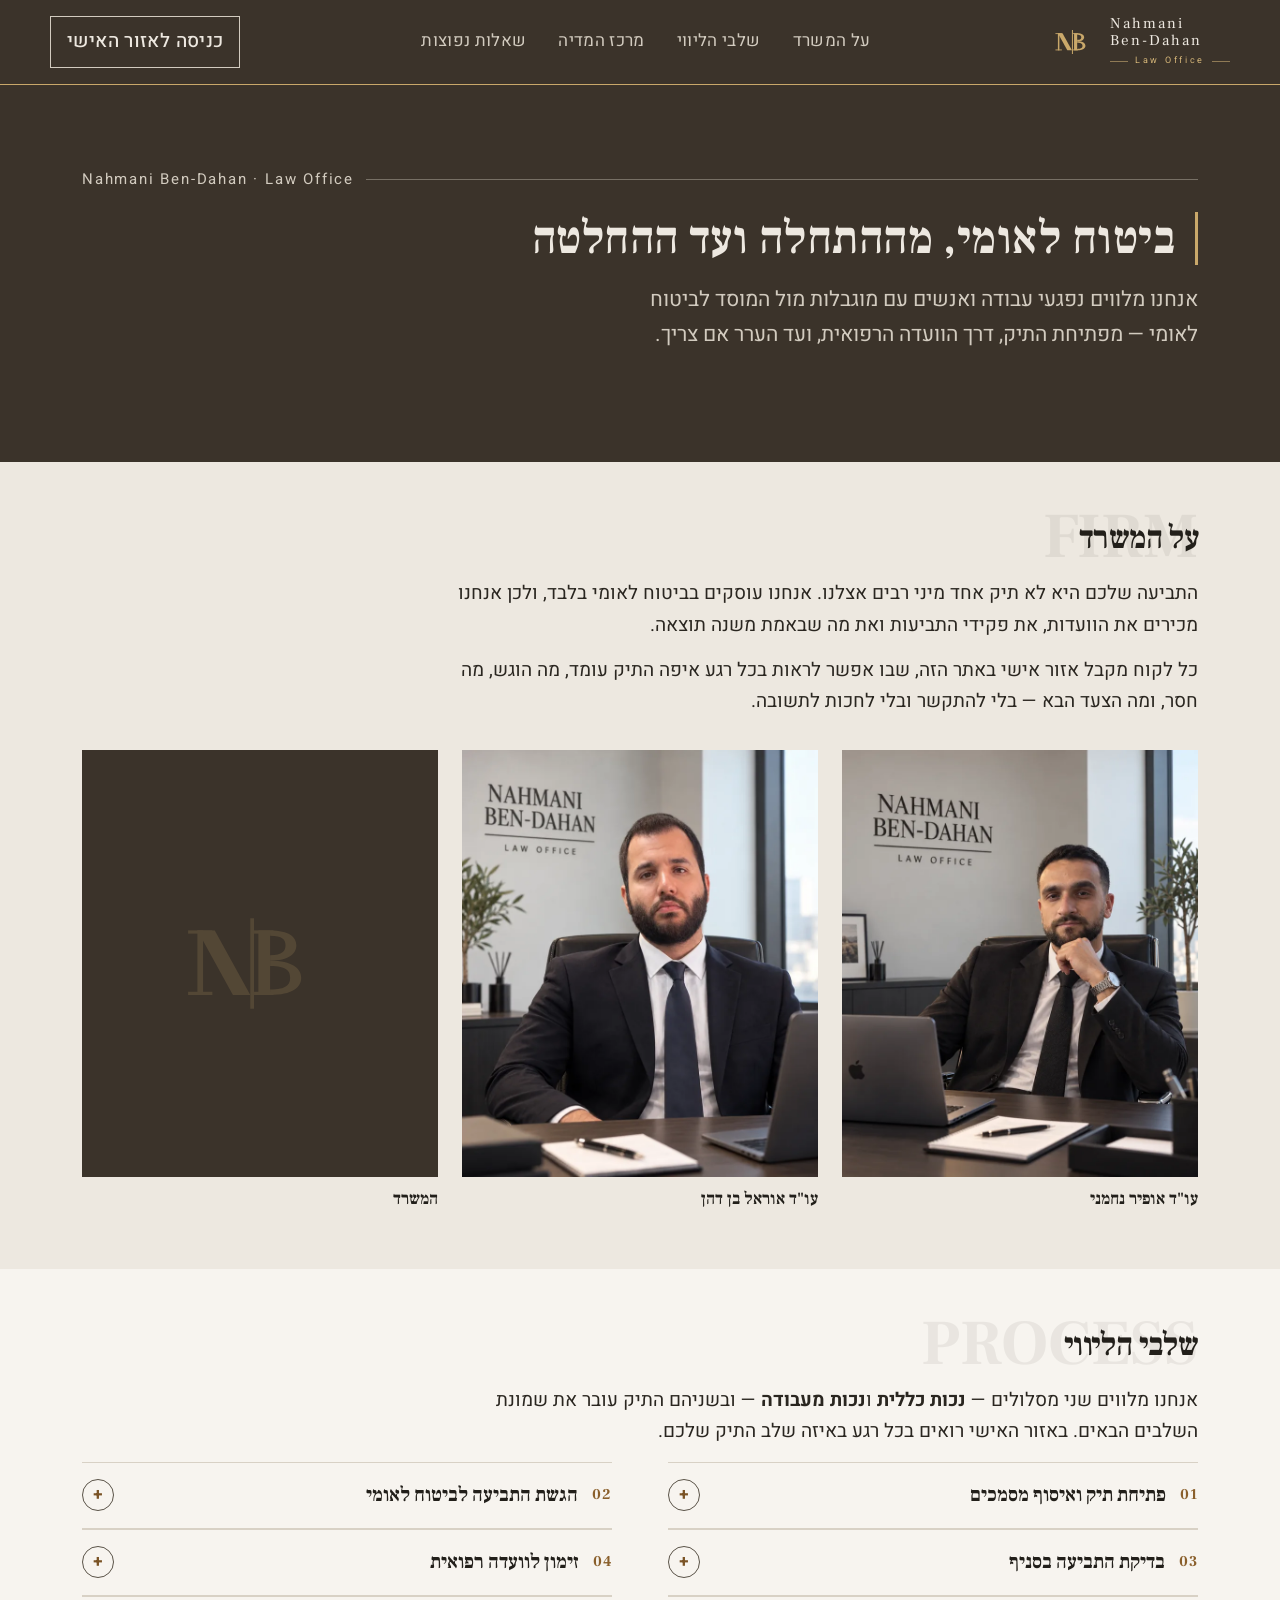
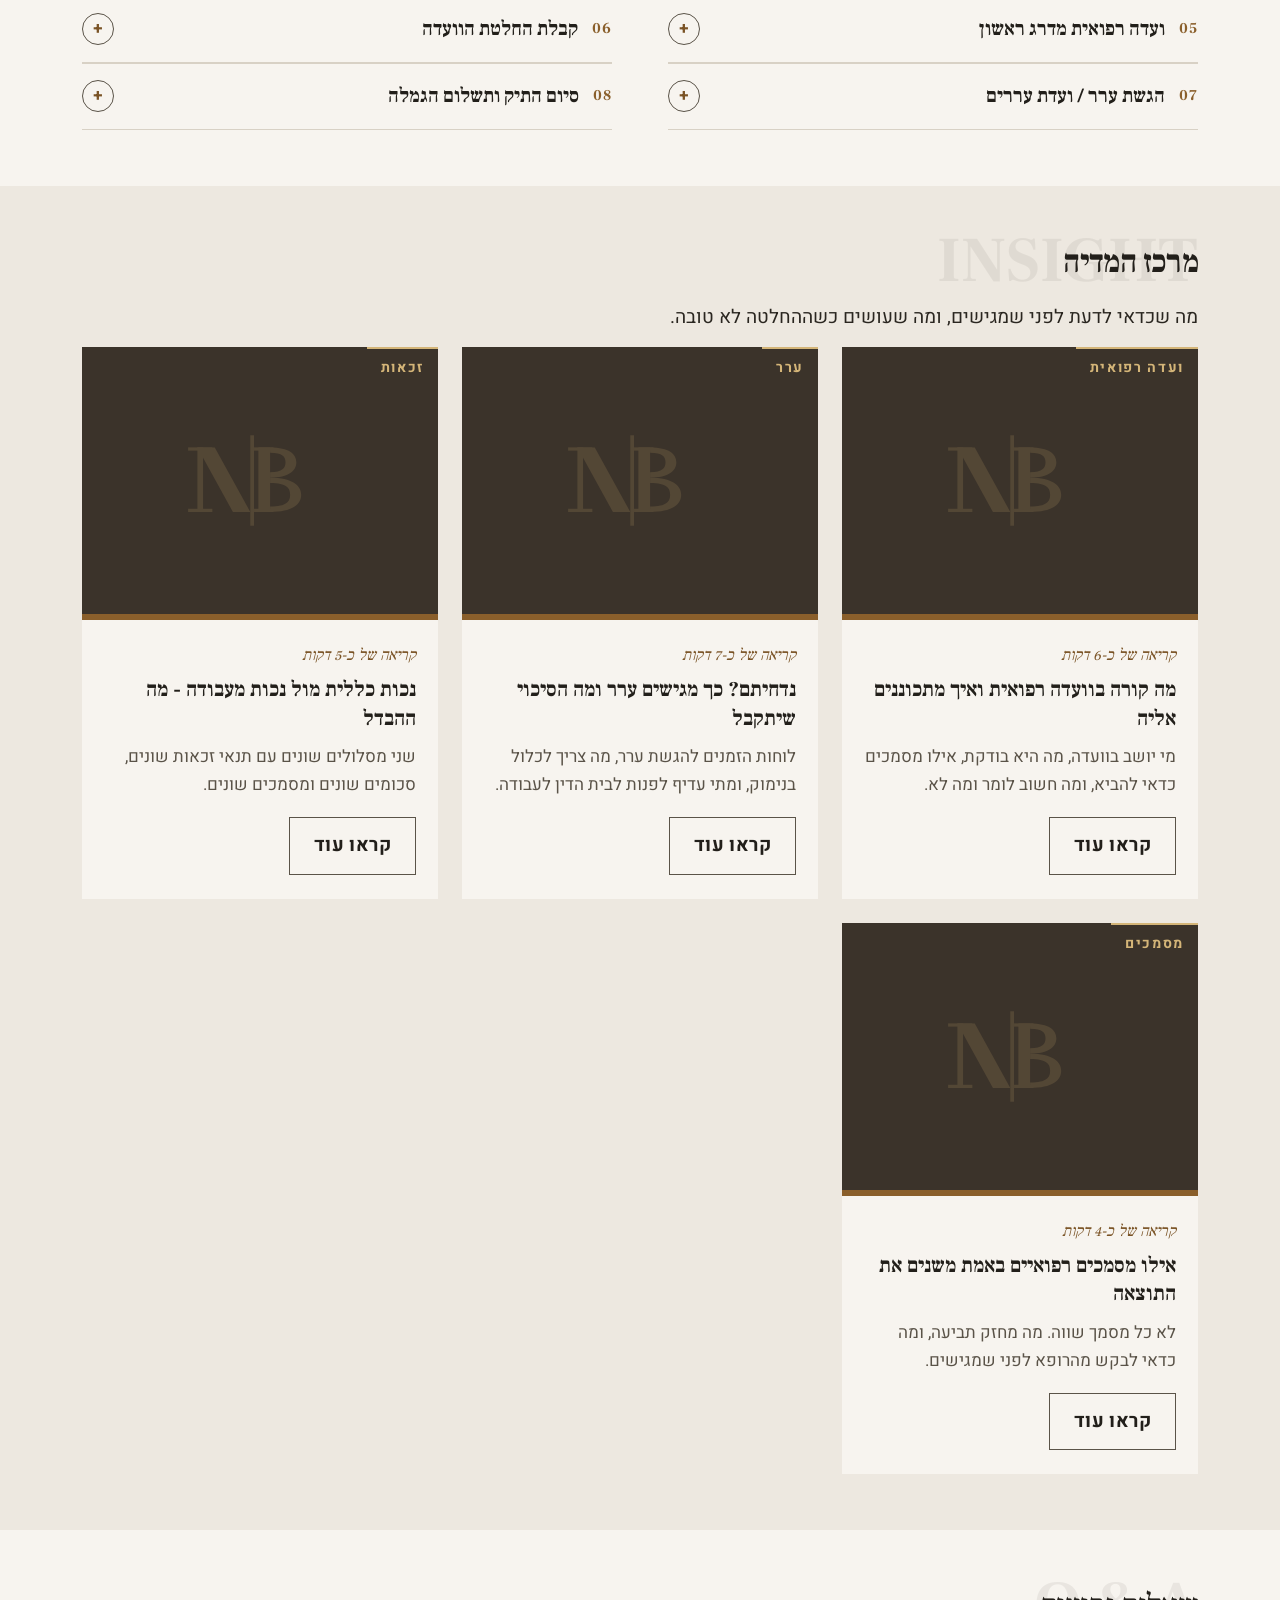
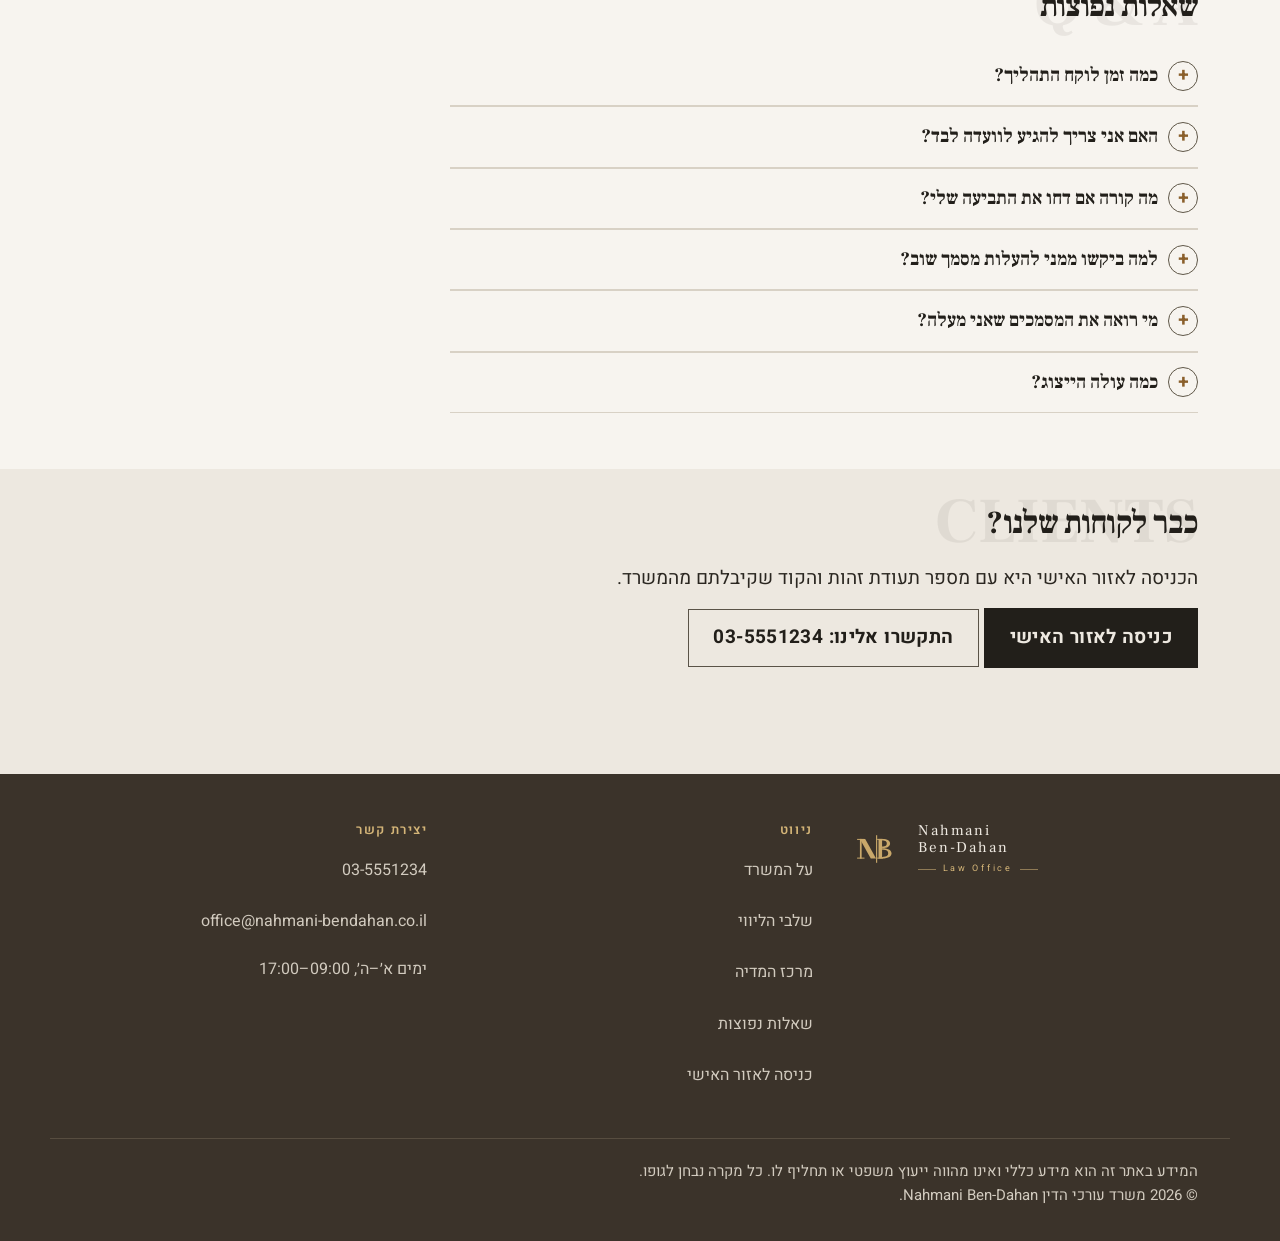
<file: info.html>
<!DOCTYPE html>
<html lang="he" dir="rtl">
<head>
<meta charset="UTF-8">
<meta name="viewport" content="width=device-width, initial-scale=1">
<title>מידע מקצועי | משרד עורכי הדין Nahmani Ben-Dahan</title>
  <link rel="icon" href="assets/logo.svg" type="image/svg+xml">
<meta name="description" content="משרד עורכי דין המתמחה בתביעות ביטוח לאומי - נכות כללית ונכות מעבודה, מפתיחת התיק ועד ההחלטה.">
<!-- tokens מצהיר בלבד; ds-front מעצב, והכול בתוכו תחת body.front.
     admin.html אינו נושא את המחלקה ואינו טוען את הקובץ. -->
<link rel="stylesheet" href="assets/css/tokens.css?v=20261023200000">
<link rel="stylesheet" href="assets/css/style.css?v=20261023200000">
<link rel="stylesheet" href="assets/css/ds.css?v=20261023200000">
<link rel="stylesheet" href="assets/css/ds-front.css?v=20261023200000">
</head>
<body class="front">

<a class="skip-link" href="#main">דילוג לתוכן</a>

<header class="topbar">
  <div class="topbar-in">
    <div class="logo">
      <span class="logo-mark" aria-hidden="true"></span>
      <div class="logo-wm">
        <b><span>Nahmani</span><span>Ben-Dahan</span></b>
        <i>Law Office</i>
      </div>
    </div>

    <nav class="sitenav" aria-label="ניווט ראשי">
      <ul>
        <li><a href="#h-about">על המשרד</a></li>
        <li><a href="#h-stages">שלבי הליווי</a></li>
        <li><a href="#h-articles">מרכז המדיה</a></li>
        <li><a href="#h-faq">שאלות נפוצות</a></li>
      </ul>
    </nav>

    <div class="topbar-end">
      <a class="btn btn-quiet" href="index.html">כניסה לאזור האישי</a>
    </div>
  </div>
</header>

<main class="page" id="main">

  <!-- ===== Hero ===== -->
  <div class="band band-dark">
    <div class="band-in">
      <div class="hero">
        <p class="hero-eyebrow">Nahmani Ben-Dahan &middot; Law Office</p>
        <h1 class="view-title hero-title">ביטוח לאומי, מההתחלה ועד ההחלטה</h1>
        <p class="lead">
          אנחנו מלווים נפגעי עבודה ואנשים עם מוגבלות מול המוסד לביטוח לאומי —
          מפתיחת התיק, דרך הוועדה הרפואית, ועד הערר אם צריך.
        </p>
      </div>
    </div>
  </div>

  <!-- ===== על המשרד ===== -->
  <section class="band" aria-labelledby="h-about">
    <div class="band-in">
      <div class="section-head">
        <span class="ghost" aria-hidden="true">FIRM</span>
        <h2 id="h-about">על המשרד</h2>
      </div>
      <div class="measure">
        <p>
          התביעה שלכם היא לא תיק אחד מיני רבים אצלנו. אנחנו עוסקים בביטוח לאומי בלבד,
          ולכן אנחנו מכירים את הוועדות, את פקידי התביעות ואת מה שבאמת משנה תוצאה.
        </p>
        <p>
          כל לקוח מקבל אזור אישי באתר הזה, שבו אפשר לראות בכל רגע איפה התיק עומד,
          מה הוגש, מה חסר, ומה הצעד הבא — בלי להתקשר ובלי לחכות לתשובה.
        </p>
      </div>

      <div class="photo-row" id="photoRow">
        <!-- WebP עם JPEG כגיבוי. יחס 5:6 הוא יחס המקור, ולכן אין חיתוך.
             width/height מפורשים מונעים קפיצת פריסה בזמן הטעינה. -->
        <figure class="photo-ph">
          <picture>
            <source srcset="assets/img/team/ofir-nahmani.webp" type="image/webp">
            <img class="ph ph-portrait" src="assets/img/team/ofir-nahmani.jpg"
                 width="760" height="912" loading="lazy" decoding="async"
                 alt="עו&quot;ד אופיר נחמני במשרד">
          </picture>
          <figcaption>עו"ד אופיר נחמני</figcaption>
        </figure>
        <figure class="photo-ph">
          <picture>
            <source srcset="assets/img/team/orel-ben-dahan.webp" type="image/webp">
            <img class="ph ph-portrait" src="assets/img/team/orel-ben-dahan.jpg"
                 width="760" height="912" loading="lazy" decoding="async"
                 alt="עו&quot;ד אוראל בן דהן במשרד">
          </picture>
          <figcaption>עו"ד אוראל בן דהן</figcaption>
        </figure>
        <figure class="photo-ph">
          <!-- טרם צולמה. מציין המקום נשאר עד אז. -->
          <div class="ph ph-portrait" aria-hidden="true"></div>
          <figcaption>המשרד</figcaption>
        </figure>
      </div>
    </div>
  </section>

  <!-- ===== שלבי הליווי ===== -->
  <section class="band band-tint" aria-labelledby="h-stages">
    <div class="band-in">
      <div class="section-head">
        <span class="ghost" aria-hidden="true">PROCESS</span>
        <h2 id="h-stages">שלבי הליווי</h2>
      </div>
      <p class="measure">
        אנחנו מלווים שני מסלולים — <strong>נכות כללית</strong> ו<strong>נכות מעבודה</strong> —
        ובשניהם התיק עובר את שמונת השלבים הבאים. באזור האישי רואים בכל רגע באיזה שלב התיק שלכם.
      </p>
      <div class="acc" id="stageList"></div>
    </div>
  </section>

  <!-- ===== מרכז המדיה ===== -->
  <section class="band" aria-labelledby="h-articles">
    <div class="band-in">
      <div class="section-head">
        <span class="ghost" aria-hidden="true">INSIGHT</span>
        <h2 id="h-articles">מרכז המדיה</h2>
      </div>
      <p class="measure" id="articlesIntro">מה שכדאי לדעת לפני שמגישים, ומה שעושים כשההחלטה לא טובה.</p>
      <ul class="cards" id="articleList"></ul>
    </div>
  </section>

  <!-- ===== שאלות נפוצות ===== -->
  <section class="band band-tint" id="faq" aria-labelledby="h-faq">
    <div class="band-in">
      <div class="section-head">
        <span class="ghost" aria-hidden="true">Q &amp; A</span>
        <h2 id="h-faq">שאלות נפוצות</h2>
      </div>
      <div class="measure" id="faqList"></div>
    </div>
  </section>

  <!-- ===== יצירת קשר ===== -->
  <section class="band band-tight" aria-labelledby="h-cta">
    <div class="band-in">
      <div class="section-head">
        <span class="ghost" aria-hidden="true">CLIENTS</span>
        <h2 id="h-cta">כבר לקוחות שלנו?</h2>
      </div>
      <p class="measure">הכניסה לאזור האישי היא עם מספר תעודת זהות והקוד שקיבלתם מהמשרד.</p>
      <div class="cta-btns">
        <a class="btn btn-primary" href="index.html">כניסה לאזור האישי</a>
        <a class="btn btn-outline" href="tel:035551234">התקשרו אלינו: 03-5551234</a>
      </div>
    </div>
  </section>

</main>

<footer class="sitefoot">
  <div class="sitefoot-in">
    <div class="foot-col foot-brand">
      <div class="logo">
        <span class="logo-mark" aria-hidden="true"></span>
        <div class="logo-wm">
          <b><span>Nahmani</span><span>Ben-Dahan</span></b>
          <i>Law Office</i>
        </div>
      </div>
    </div>
    <div class="foot-col">
      <h2>ניווט</h2>
      <ul>
        <li><a href="info.html#h-about">על המשרד</a></li>
        <li><a href="info.html#h-stages">שלבי הליווי</a></li>
        <li><a href="info.html#h-articles">מרכז המדיה</a></li>
        <li><a href="info.html#h-faq">שאלות נפוצות</a></li>
        <li><a href="index.html">כניסה לאזור האישי</a></li>
      </ul>
    </div>
    <div class="foot-col">
      <h2>יצירת קשר</h2>
      <ul>
        <li><a href="tel:035551234">03-5551234</a></li>
        <li><a href="mailto:office@nahmani-bendahan.co.il">office@nahmani-bendahan.co.il</a></li>
      </ul>
      <p>ימים א׳–ה׳, 09:00–17:00</p>
    </div>
  </div>
  <div class="sitefoot-legal">
    המידע באתר זה הוא מידע כללי ואינו מהווה ייעוץ משפטי או תחליף לו. כל מקרה נבחן לגופו.<br>
    © 2026 משרד עורכי הדין Nahmani Ben-Dahan.
  </div>
</footer>

<script src="assets/js/content.js?v=20261023200000"></script>
<script src="assets/js/info.js?v=20261023200000"></script>
</body>
</html>
</file>
<file: assets/css/tokens.css>
/* ==========================================================
   DESIGN SYSTEM 2.0 - Tokens
   ----------------------------------------------------------
   NAHMANI BEN-DAHAN · Legal Practice Management Platform

   הקובץ הזה מצהיר בלבד. הוא אינו מעצב דבר ואינו דורס אף
   token קיים.

   למה שמות חדשים ולא דריסה של הקיימים:
   ב-style.css הטוקן --accent הוא #2a2620 - הדיו, לא הברונזה.
   הפלטה החדשה קוראת ל-#8a5f2b בשם accent. דריסת --accent
   הייתה צובעת מחדש כל קישור וכל כפתור ראשי בארבעת הדפים,
   כולל פורטל הלקוחות. לכן כל טוקן כאן נושא תחילית --ds-,
   ושום סלקטור קיים אינו צורך אותו.

   ההגירה של style.css ו-admin.css אל השכבה הזאת היא משימה
   נפרדת. כאן מונחת התשתית; קוד חדש נשען עליה בלבד.

   כל צמד צבעים נושא יחס ניגודיות מדוד, לפי הקונבנציה
   שכבר קיימת בפרויקט. ת"י 5568 ברמה AA דורש 4.5:1 לטקסט
   רגיל; המערכת מכוונת ל-7:1 היכן שאפשר.
   ========================================================== */

:root {

  /* ---- צבע: שלושה צבעים על ציר גוון אחד ----

     עצם · ברונזה · אספרסו. שלושתם חמים ושלושתם על אותה
     משפחה, ולכן הם מתמזגים במקום להתנגש: הברונזה היא ממש
     הגוון האמצעי בין העצם לאספרסו. אין בפלטה אף גוון קר.

     כל שאר הערכים כאן הם גוונים נגזרים משלושת הבסיסיים -
     הבהרה, הכהיה או מיהול - ולא צבעים נוספים.

     היוקרה מגיעה מכך שהקנבס אינו לבן. עצם חם קורא כנייר
     ולא כמסך, והמשטח שמעליו בהיר ממנו במעט בלבד. */

  --ds-bone:        #ede8e0;   /* בסיס 1 - עצם */
  --ds-bronze:      #8a5f2b;   /* בסיס 2 - ברונזה */
  --ds-espresso:    #3b332a;   /* בסיס 3 - חום חם. בהיר דיו כדי
                                  שהסרגל יקרא כאדמה ולא כשחור */

  --ds-ground:      var(--ds-bone);
  --ds-surface:     #f7f4ef;   /* עצם מובהר - משטח מורם */
  --ds-graphite:    var(--ds-espresso);

  --ds-ink:         #221f1a;   /* 13.46:1 על ground · 14.97:1 על surface */
  --ds-ink-soft:    #5a5348;   /*  6.23:1 על ground */

  /* הברונזה עצמה היא 4.59:1 על העצם - עוברת AA בקושי. לכן
     היא נשארת לקווים, לסימנים ולגבולות, ולטקסט יש גוון כהה
     יותר מאותה משפחה. */
  --ds-accent:      var(--ds-bronze);
  --ds-accent-ink:  #7a5325;   /*  5.57:1 על ground - ברונזה כטקסט */
  --ds-accent-wash: #e4dcce;   /* מילוי ריחוף. ink עליו: 11.9:1 */

  /* hairline הוא קו הפרדה דקורטיבי בלבד (1.24:1 על ground).
     הוא לעולם אינו נושא משמעות ואינו גבול של פקד אינטראקטיבי -
     להפרדה סמנטית משתמשים במרווח, ולגבול של פקד ב-ink-soft. */
  --ds-hairline:    #d8d1c5;

  /* טקסט על האספרסו */
  --ds-on-dark:        #ede8e0;   /* 10.17:1 */
  --ds-on-dark-dim:    #d2cbbf;   /*  7.70:1 */
  --ds-accent-on-dark: #d4b578;   /*  6.31:1 - קווים וסימנים, לא טקסט גוף */

  /* ---- צבע: סמנטי ----
     גם הסטטוס נשאר במשפחה החמה: אוכמנית ואוליב עמוקים, ולא
     אדום וירוק גנריים. כך הם נקראים כחלק מאותה שפה.

     אוכמנית שמורה לסיכון אמיתי - מועד שחלף - ולא לכל דבר
     שדורש טיפול; תשומת לב היא הברונזה עצמה. בכל מקום הצבע
     מלווה בסמל ובמילים, ואינו הערוץ היחיד. */

  --ds-risk:            #7d2419;   /* 8.05:1 על ground - אוכמנית */
  --ds-risk-wash:       #e8dbd6;
  --ds-attention:       var(--ds-accent-ink);   /* 5.57:1 */
  --ds-attention-wash:  var(--ds-accent-wash);
  --ds-done:            #4a5a32;   /* 6.15:1 על ground - אוליב */
  --ds-done-wash:       #dfe1d2;
  --ds-neutral:         var(--ds-ink-soft);
  --ds-neutral-wash:    #e6e1d8;

  /* ---- מרווח ----
     סולם אחד לכל המערכת. המרווח הוא מה שמפריד בין אזורים,
     ולא מסגרות - ולכן הערכים הגדולים כאן הם כלי עבודה. */

  --ds-space-4:   4px;
  --ds-space-8:   8px;
  --ds-space-12: 12px;
  --ds-space-16: 16px;
  --ds-space-20: 20px;
  --ds-space-24: 24px;
  --ds-space-32: 32px;
  --ds-space-40: 40px;
  --ds-space-48: 48px;
  --ds-space-64: 64px;
  /* שני הערכים האחרונים הם מה שמייצר את הקצב העריכותי. בלעדיהם
     המסך חוזר להיות רשימות שהודבקו זו מתחת לזו. */
  --ds-space-96:  96px;
  --ds-space-128: 128px;

  /* ---- טיפוגרפיה ----
     הגופנים עצמם מוצהרים ב-style.css כ-@font-face מקומיים,
     שניהם משתנים בטווח 400-700 ושניהם ברישיון SIL OFL.
     כאן רק ההפניה, כדי שלא יהיה שם משפחה קשיח בקוד חדש. */

  --ds-serif: 'Frank Ruhl Libre', Georgia, 'Times New Roman', serif;
  --ds-sans:  'Heebo', 'Segoe UI', Arial, sans-serif;

  /* הסולם. הקפיצות גדולות בכוונה: ההיררכיה נשענת על גודל
     ומשקל, ולא על קווים או תיבות. בעברית אין אותיות רישיות,
     ולכן label נבדל במרווח אותיות ובצבע ולא ב-text-transform.

     היחסים נלקחו ממדידה של שפת ה-reference: כותרת מקטע גדולה
     פי שלושה מכותרת פריט, וכותרת פריט גדולה פי 1.4 מהטקסט
     התומך. ה-eyebrow שם הוא דווקא גדול אבל דק - הניגוד מגיע
     מהמשקל ומהצבע, לא רק מהגודל. clamp מחליף כאן media query:
     הסקאלה נושמת עם רוחב המסך במקום לקפוץ במדרגות. */

  --ds-size-display: clamp(40px, 5.2vw, 68px);   /* ברכה */
  --ds-size-section: clamp(28px, 3.1vw, 42px);   /* כותרת מקטע */
  --ds-size-title:   clamp(22px, 2.2vw, 30px);   /* כותרת אזור משני */
  --ds-size-eyebrow: clamp(17px, 1.5vw, 21px);   /* גדול אך דק */
  --ds-size-item:    clamp(19px, 1.7vw, 24px);   /* שורה בפיד */
  --ds-size-lede:    clamp(17px, 1.3vw, 19px);   /* משפט ההקשר */
  --ds-size-body:    17px;
  --ds-size-meta:    14px;   /* תיק, לקוח, זמן */
  --ds-size-label:   13px;   /* תווית עם מרווח אותיות */
  --ds-size-enum:    clamp(19px, 1.7vw, 24px);   /* המונה בעמודה התלויה */

  --ds-lh-tight: 1.05;
  --ds-lh-snug:  1.25;
  --ds-lh-body:  1.65;

  --ds-ls-display: -0.03em;
  --ds-ls-section: -0.02em;
  --ds-ls-label:    0.12em;

  --ds-weight-regular: 400;
  --ds-weight-medium:  600;
  --ds-weight-bold:    700;

  /* ---- גבול ----
     פינות חדות הן כלל, לא ברירת מחדל שאפשר לוותר עליה.
     המערכת אינה אוסף של כרטיסים מעוגלים. */

  /* 26.09: העיגול הוחזר. הכלל הקודם היה radius 0 מוחלט, והוא
     מנע להגיע לשפה של ה-reference - כרטיסים בהירים ממוסגרים
     וגלולות סטטוס. העיגול עדין בכוונה: הוא מרכך, לא הופך את
     המערכת לגריד של כרטיסי SaaS. */
  --ds-radius:       0;      /* ברירת מחדל לפקדים - נשארת חדה */
  --ds-radius-card:  6px;
  --ds-radius-pill:  999px;
  --ds-hairline-w:  1px;

  /* ---- כרטיס ----
     משטח בהיר על הקנבס, מסגרת דקה, בלי צל כבד. */
  --ds-card-bg:      #ffffff;
  --ds-card-border:  #e2dbd0;
  --ds-card-pad:     clamp(20px, 1.8vw, 28px);
  --ds-rule-w:      3px;   /* פס צד שמסמן דחיפות */
  --ds-focus:       3px solid #b8460e;   /* אותה טבעת מיקוד של כל המערכת */
  --ds-focus-gap:   3px;

  /* ---- תנועה ----
     ארוכה ורכה ולא זריזה וטכנית - מדדתי 300ms ease בשפת
     ה-reference, וזה מה שקונה את התחושה השקטה.
     prefers-reduced-motion מבוטל גלובלית ב-style.css,
     ולכן אין צורך לחזור על הכלל כאן. */

  --ds-motion-fast:   180ms;
  --ds-motion-normal: 300ms;
  --ds-motion-slow:   500ms;
  --ds-ease: cubic-bezier(0.22, 0.61, 0.36, 1);

  /* ---- שכבות ----
     מספרים מרוכזים, כדי שלא ייווצר מרוץ z-index. הערכים
     נבחרו מעל אלה שכבר בשימוש ב-style.css (60, 90, 91, 100). */

  --ds-z-bar:     100;
  --ds-z-overlay: 190;
  --ds-z-drawer:  200;
  --ds-z-modal:   300;
  --ds-z-toast:   400;

  /* ---- פריסה ---- */

  --ds-measure:     58ch;    /* רוחב קריאה נוח לטקסט רץ */
  --ds-page-max:   1440px;   /* המסך מנוצל לרוחבו, לא טור אחד בצד */
  --ds-gutter:  clamp(20px, 4vw, 72px);
  --ds-col-side:  360px;     /* הטור המשני בפריסה האסימטרית */
  --ds-touch-min:    44px;   /* מעל המינימום המתועד לאדמין */

  /* ---- Hero ----
     התמונה אינה קישוט אלא חלק מהזהות, ולכן היא טוקן ולא
     כלל CSS קבוע. החלפתה היא שורה אחת, וגם הגובה והכהות
     נשלטים מכאן.

     כל עוד --ds-hero-image הוא none מוצג משטח אבן מסומן
     כ-placeholder. המפרט לנכס האמיתי נמצא ב-assets/img/hero. */

  /* הצילום הסופי. 2400px, WebP, 254KB, מקומי - אין CDN. */
  --ds-hero-image: url('../img/hero/office-nb.webp');
  --ds-hero-h:        clamp(200px, 26vw, 300px);   /* משטחי זהות */
  --ds-hero-h-dash:   clamp(190px, 21vw, 260px);   /* הדשבורד */
  --ds-hero-h-compact: 120px;                      /* רצועה בלבד */
  --ds-hero-h-home:   clamp(170px, 20vw, 250px);   /* בית הפורטל */
  /* הכיסוי הגלובלי עדין בכוונה. הצילום בהיר וחם לכל רוחבו
     (נמדד: בהירות 0.33 עד 0.94 ברצועה הנראית), ואין בו פינה
     כהה שאפשר להניח עליה טקסט. החשכה גורפת הייתה הורגת את
     האור, את העץ ואת הספרים - ולכן הקריאוּת מושגת ברקע
     מקומי מתחת לסלוגן בלבד, ולא על פני התמונה כולה. */
  --ds-hero-overlay: 0.18;

  /* 20% אנכית: זה הטווח היחיד שבו כל ה-lockup שבצילום - NB,
     NAHMANI - BEN-DAHAN ומשרד עורכי דין - נכנס בשלמותו.
     נמדד מול ארבעה רוחבים: בדסקטופ החלון הוא 17%-24%,
     ובמובייל אין חיתוך אופקי כלל. */
  --ds-hero-position: center 20%;
}


/* ==========================================================
   צפיפות - מערכת עורך הדין בלבד
   ----------------------------------------------------------
   הסולם שלמעלה נכתב למשטחי זהות: דף ציבורי, מסך כניסה ובית
   הפורטל. שם הכותרת הגדולה והמרווח הרחב הם התוכן.

   מערכת עורך הדין היא כלי עבודה. באותו סולם מסך 1440 החזיק
   פחות ממחצית ממה שהוא יכול, והמשתמש נאלץ לגלול כדי לראות
   מה שאמור להיות זמין בלי גלילה. כאן הסולם מתהדק.

   מה מתהדק ומה לא:
   - הכותרות הגדולות והמרווחים - כן. שם היה הנפח האמיתי.
   - טקסט הגוף יורד מ-17px ל-16px בדיוק, ולא נמוך מכך. זהו
     הבסיס שנקבע למערכת (16px / 44px) והוא רצפה, לא הצעה.
   - --ds-touch-min נשאר 44px. שטח עבודה אינו נקנה על חשבון
     יעד המגע.
   - הפורטל אינו נוגע בשום ערך כאן. הוא נשאר על 19px / 52px
     לפי ת"י 5568, וזו דרישה חוקית ולא העדפה.
   ========================================================== */

body.admin {
  /* מרווח. הקצה העליון של הסולם - 96 ו-128 - הוא שיצר את
     הקצב העריכותי, ובכלי עבודה הוא בעיקר גלילה. */
  --ds-space-8:    8px;
  --ds-space-12:  10px;
  --ds-space-16:  13px;
  --ds-space-20:  15px;
  --ds-space-24:  18px;
  --ds-space-32:  23px;
  --ds-space-40:  28px;
  --ds-space-48:  34px;
  --ds-space-64:  44px;
  --ds-space-96:  60px;
  --ds-space-128: 80px;

  /* טיפוגרפיה. הירידה חדה בקצה העליון ומתונה בקצה התחתון,
     כי שם נמצאת הקריאוּת בפועל. */
  --ds-size-display: clamp(28px, 3.0vw, 40px);
  --ds-size-section: clamp(21px, 1.9vw, 27px);
  --ds-size-title:   clamp(18px, 1.5vw, 22px);
  --ds-size-eyebrow: clamp(13px, 1.0vw, 15px);
  --ds-size-item:    clamp(16px, 1.15vw, 18px);
  --ds-size-lede:    clamp(15px, 1.05vw, 16px);
  --ds-size-body:    16px;   /* הרצפה שנקבעה למערכת */
  --ds-size-meta:    13px;
  --ds-size-label:   12px;
  --ds-size-enum:    clamp(16px, 1.15vw, 18px);

  /* גובה שורה. 1.65 הוא קצב של מאמר; ברשימת עבודה הוא אוויר. */
  --ds-lh-body: 1.55;

  /* מעטפות. שוליים וריפוד הם מה שקובע כמה שורות נכנסות. */
  --ds-card-pad: clamp(14px, 1.2vw, 18px);
  --ds-gutter:   clamp(16px, 2.4vw, 40px);

  /* ה-Hero הוא המשטח היחיד באדמין שנשאר נדיב, אך לא כמקודם. */
  --ds-hero-h-dash: clamp(150px, 15vw, 200px);
}


/* ==========================================================
   העדפות מערכת
   ----------------------------------------------------------
   style.css:472 מטפל בטוקנים הישנים בלבד, ולכן עד כה כל
   רכיב שהוגר אל השכבה הזאת התעלם מהעדפת הניגודיות הגבוהה
   של המשתמש. כאן היא חלה גם על --ds-*.
   ========================================================== */

@media (prefers-contrast: more) {
  :root {
    --ds-ink-soft:    var(--ds-ink);        /* 13.46:1 במקום 6.23 */
    --ds-hairline:    #8c8474;              /* קו נראה, לא רמז */
    --ds-accent-ink:  #5f3f1a;              /* 8.9:1 על העצם */
    --ds-on-dark-dim: var(--ds-on-dark);    /* 10.17:1 */
  }
}
</file>
<file: assets/css/style.css>
/* ==========================================================
   style.css - אזור הלקוחות Nahmani Ben-Dahan
   ----------------------------------------------------------
   עקרונות: מסך אחד, טור אחד, טקסט גדול, ניגודיות גבוהה.
   כל סטטוס מסומן גם בטקסט וגם בסמל - לא בצבע בלבד.
   ========================================================== */

:root {
  --scale: 1;                      /* מוגדל ע"י כפתור "הגדלת טקסט" */

  /* ---- מותג: ברונזה חמה, נגזרת מהלוגו. כל יחס כאן נמדד, לא הוערך.
     הגוון 33° נלקח מהמונוגרם עצמו (ממוצע הפיקסלים הרוויים שבו). ---- */
  --bg:        #f0ede8;
  --surface:   #ffffff;
  --border:    #ded8cf;            /* גבול דקורטיבי בלבד */
  --border-ui: #5f5748;            /* 7.13:1 - גבול שמזהה רכיב (WCAG 1.4.11) */
  --text:      #2a2620;            /* 15.04:1 על לבן */
  --text-soft: #5a5348;            /* 7.59:1 על לבן, 6.74:1 על הפס החם */

  --accent:      #2a2620;          /* 15.04:1 - דיו חם. הצבע הראשי של הכרומה */
  --accent-dark: #3a342b;          /* 12.31:1 - למצב hover */
  --accent-soft: #efeae1;          /* רקע חם להדגשה עדינה */
  --band:        #f4f1ec;          /* פס סקשן. --text עליו 14.45:1 */

  /* הברונזה הבהירה חיה רק על כהה. על בהיר משתמשים בכהה. */
  --bronze-light: #c9a86a;         /* 6.65:1 על --accent, 7.10:1 על הקנבס. נכשל על לבן (2.26:1) */
  --bronze:    #8a5f2b;            /* 5.60:1 על לבן, 4.97:1 על --band */

  --ok:        #1b5e20;            /* 7.9:1 */
  --ok-soft:   #e6f2e7;
  --warn:      #8a4b00;            /* 6.4:1 */
  --warn-soft: #fdf0e0;
  --wait:      #4d5a72;
  --wait-soft: #f1efea;
  --stop:      #a32020;            /* 7.5:1 */
  --stop-soft: #fdeeee;

  /* פינות ישרות. הקו הזה נלקח משבלת: אפס עיגול בכל מקום שאינו עיגול ממש. */
  --radius: 0;
  --focus:  3px solid #b8460e;
}

* { box-sizing: border-box; }

html { -webkit-text-size-adjust: 100%; }

body {
  margin: 0;
  background: var(--bg);
  color: var(--text);
  font-family: "Segoe UI", Arial, sans-serif;
  font-size: calc(19px * var(--scale));
  line-height: 1.65;
}

/* ---- נגישות בסיסית ---- */
:focus-visible { outline: var(--focus); outline-offset: 3px; border-radius: 0; }

.skip-link {
  position: absolute; inset-inline-start: 0; top: -100px;
  background: var(--accent-dark); color: #fff;
  padding: 14px 20px; z-index: 100; font-weight: 700;
}
.skip-link:focus { top: 0; }

.visually-hidden {
  position: absolute; width: 1px; height: 1px;
  margin: -1px; padding: 0; overflow: hidden;
  clip: rect(0 0 0 0); white-space: nowrap; border: 0;
}

a { color: var(--accent); }

/* ==========================================================
   פריסה - מערכת פסים ברוחב מלא
   ----------------------------------------------------------
   עד 12.09.2026 הפריסה הייתה טור יחיד ברוחב 760px, וכל תוכן
   ישב בתוך כרטיס לבן ממוסגר. זה מה שגרם לאתר להיראות צר
   ותבניתי לעומת אתרי משרדים גדולים.

   המנגנון עכשיו: הפס נושא את הרקע ונמתח לרוחב המסך, ומכל
   פנימי מחזיק את התוכן במרכז. ההפרדה בין אזורים מגיעה
   מהחלפת רקע ולא ממסגרת.

   .measure הוא מה שמונע את המחיר של הרוחב: מכל רחב עם טקסט
   רץ נותן שורות ארוכות מדי לקריאה, ולכן טקסט רץ נשאר בתוכו.
   ========================================================== */
/* ברירת המחדל היא משטח בהיר. בלעדיה הפס נופל לרקע ה-body, שהוא
   הקנבס הכהה, והטקסט הכהה שבתוכו הופך לבלתי קריא. */
.band { width: 100%; background: var(--surface); color: var(--text); }
.band-in {
  max-width: 1180px; margin-inline: auto;
  padding: 56px 32px;
}
.band-tint { background: var(--band); }
.band-dark { background: var(--accent); color: var(--on-bg); }
.band-tight .band-in { padding-block: 34px; }

.measure { max-width: 68ch; }

/* .page נשאר לתאימות עם המבנה הקיים, בלי מכל צר משלו */
.page { padding: 0 0 72px; }

h1 { font-size: calc(30px * var(--scale)); line-height: 1.3; margin: 0 0 8px; }
h2 { font-size: calc(23px * var(--scale)); line-height: 1.35; margin: 0 0 14px; }
h3 { font-size: calc(20px * var(--scale)); line-height: 1.4; margin: 0 0 4px; }
p  { margin: 0 0 14px; }

.lead { font-size: calc(20px * var(--scale)); color: var(--text-soft); }

.block {
  background: var(--surface);
  border: 1px solid var(--border);
  border-radius: var(--radius);
  padding: 24px 22px;
  margin: 0 0 20px;
}

/* ---- סרגל עליון: נדבק לראש המסך ---- */
.topbar {
  background: var(--accent-dark);
  color: #fff;
  padding: 0 32px;
  position: sticky; top: 0; z-index: 60;
}
.topbar-in {
  max-width: 1180px; margin: 0 auto;
  min-height: 84px;
  display: flex; flex-wrap: wrap; gap: 12px;
  align-items: center; justify-content: space-between;
}
/* עוגן שנגלל אליו לא ייחבא מאחורי הסרגל הנדבק */
:target, [id] { scroll-margin-top: 100px; }
.topbar .firm { font-weight: 700; font-size: calc(18px * var(--scale)); }
.topbar .who  { font-size: calc(16px * var(--scale)); }
.topbar-actions { display: flex; gap: 10px; flex-wrap: wrap; }

/* ---- כפתורים: מטרת מגע 48px+ ---- */
.btn {
  display: inline-flex; align-items: center; justify-content: center; gap: 8px;
  min-height: 52px; padding: 12px 24px;
  font: inherit; font-weight: 700;
  border-radius: 0; border: 2px solid transparent;
  cursor: pointer; text-decoration: none;
}
.btn-primary { background: var(--accent); color: #fff; }
.btn-primary:hover { background: var(--accent-dark); }
.btn-outline { background: var(--surface); color: var(--accent); border-color: var(--accent); }
.btn-outline:hover { background: var(--accent-soft); }
.btn-quiet {
  background: transparent; color: #fff; border-color: #948a75;
  min-height: 44px; padding: 8px 16px;
}
.btn-quiet:hover { background: #ffffff22; }
.btn-block { width: 100%; }

/* ---- טופס ---- */
.field { margin: 0 0 22px; }
.field label { display: block; font-weight: 700; margin: 0 0 6px; }
.field .hint { color: var(--text-soft); font-size: calc(16px * var(--scale)); margin: 0 0 8px; }

.field input {
  width: 100%; min-height: 56px;
  padding: 12px 14px;
  font: inherit; font-size: calc(20px * var(--scale));
  color: var(--text); background: var(--surface);
  border: 2px solid var(--border); border-radius: 0;
}
.field input:focus-visible { border-color: var(--accent); }
.field input[aria-invalid="true"] { border-color: #a32020; background: #fdeeee; }

/* ---- הודעות ---- */
.alert {
  border-radius: 0; padding: 14px 16px; margin: 0 0 20px;
  border: 2px solid; font-weight: 600;
}
.alert-error { background: #fdeeee; border-color: #a32020; color: #7d1414; }
.alert-note  { background: var(--accent-soft); border-color: var(--accent); }
.alert[hidden] { display: none; }

/* ---- מצב התביעה ---- */
.status { text-align: center; }
.status .step-of {
  display: inline-block;
  background: var(--accent-soft); color: var(--accent-dark);
  border-radius: 0; padding: 6px 20px;
  font-weight: 700; font-size: calc(18px * var(--scale));
  margin: 0 0 12px;
}
.status .step-name { font-size: calc(27px * var(--scale)); margin: 0 0 10px; }
.status .step-what { color: var(--text-soft); margin: 0 0 20px; }

.bar {
  height: 20px; background: var(--wait-soft);
  border: 1px solid var(--border); border-radius: 0; overflow: hidden;
}
.bar > i { display: block; height: 100%; background: var(--accent); }
.bar-note { font-size: calc(16px * var(--scale)); color: var(--text-soft); margin: 8px 0 0; }

/* ---- "מה עליי לעשות" ---- */
.todo { border: 2px solid var(--warn); background: var(--warn-soft); }
.todo.done { border-color: var(--ok); background: var(--ok-soft); }

/* ---- רשימות ---- */
.plain-list { list-style: none; margin: 0; padding: 0; }
.plain-list > li {
  padding: 18px 0;
  border-top: 1px solid var(--border);
}
.plain-list > li:first-child { border-top: 0; padding-top: 0; }
.plain-list > li:last-child { padding-bottom: 0; }

.item-note { color: var(--text-soft); font-size: calc(17px * var(--scale)); margin: 0; }
.item-when { font-weight: 700; margin: 6px 0 0; }

/* ---- תגי סטטוס: סמל + טקסט, לא צבע בלבד ---- */
.tag {
  display: inline-flex; align-items: center; gap: 6px;
  border-radius: 0; padding: 4px 14px; margin: 0 0 6px;
  font-size: calc(16px * var(--scale)); font-weight: 700;
  border: 2px solid;
}
.tag-ok   { background: var(--ok-soft);   border-color: var(--ok);   color: var(--ok); }
.tag-warn { background: var(--warn-soft); border-color: var(--warn); color: var(--warn); }
.tag-wait { background: var(--wait-soft); border-color: var(--wait); color: var(--wait); }
.tag-stop { background: var(--stop-soft); border-color: var(--stop); color: var(--stop); }

/* סיבת דחייה - הלקוח חייב להבין למה המסמך לא התקבל */
.reject-note {
  background: var(--stop-soft);
  border-inline-start: 5px solid var(--stop);
  border-radius: 0;
  padding: 10px 14px;
  margin: 10px 0 0;
  font-size: calc(17px * var(--scale));
  font-weight: 600;
}

/* ---- שלבי התביעה ---- */
.steps { list-style: none; margin: 0; padding: 0; }
.steps > li {
  display: flex; gap: 14px; align-items: flex-start;
  padding: 14px 0; border-top: 1px solid var(--border);
}
.steps > li:first-child { border-top: 0; }
.steps .mark {
  flex: 0 0 auto; width: 40px; height: 40px; border-radius: 50%;
  display: flex; align-items: center; justify-content: center;
  font-weight: 700; font-size: calc(17px * var(--scale));
  border: 2px solid var(--border); background: var(--surface); color: var(--text-soft);
}
.steps .done  .mark { background: var(--ok); border-color: var(--ok); color: #fff; }
.steps .now   .mark { background: var(--accent); border-color: var(--accent); color: #fff; }
.steps .now { background: var(--accent-soft); border-radius: 0; padding-inline: 12px; }
.steps .name { font-weight: 700; }
.steps .when { color: var(--text-soft); font-size: calc(16px * var(--scale)); }

/* ---- מסמכים ---- */
.doc-actions { margin: 12px 0 0; }
.file-name {
  display: block; color: var(--text-soft);
  font-size: calc(16px * var(--scale)); margin: 4px 0 0;
  word-break: break-all;
}

/* ---- יצירת קשר ---- */
.contact-name { font-weight: 700; font-size: calc(21px * var(--scale)); }
.contact-role { color: var(--text-soft); margin: 0 0 16px; }
.contact-btns { display: flex; flex-direction: column; gap: 12px; }

/* ---- הודעה צפה ---- */
.toast {
  position: fixed; inset-inline: 16px; bottom: 16px;
  max-width: 560px; margin: 0 auto;
  background: var(--accent-dark); color: #fff;
  padding: 16px 20px; border-radius: 0;
  font-weight: 700; text-align: center;
  box-shadow: 0 6px 24px #0003;
}
.toast[hidden] { display: none; }

.small-print {
  color: var(--text-soft);
  font-size: calc(16px * var(--scale));
  text-align: center;
  margin: 32px 0 0;
}

/* ---- מסך כניסה ---- */
.login { max-width: 520px; margin: 0 auto; padding: 40px 18px 64px; }
.login-head { text-align: center; margin: 0 0 28px; }
.login-head .firm {
  font-weight: 700; letter-spacing: .5px;
  color: var(--accent-dark); margin: 0 0 8px;
}
.demo-box {
  background: var(--wait-soft); border: 1px solid var(--border);
  border-radius: 0; padding: 16px 18px; margin: 24px 0 0;
  font-size: calc(16px * var(--scale));
}
.demo-box code {
  background: var(--surface); border: 1px solid var(--border);
  border-radius: 0; padding: 2px 8px; font-size: 1em;
}

/* ---- ההחלטה שהתקבלה ---- */
.decision { border: 2px solid var(--accent); }

.decision-headline {
  font-size: calc(26px * var(--scale));
  font-weight: 700;
  line-height: 1.35;
  margin: 0 0 6px;
}
.decision-when {
  color: var(--text-soft);
  font-size: calc(17px * var(--scale));
  margin: 0 0 20px;
}
.decision-meaning { margin: 0 0 18px; }

.decision-list { list-style: none; margin: 0 0 18px; padding: 0; }
.decision-list > li {
  position: relative;
  padding: 8px 0 8px 0;
  padding-inline-start: 28px;
}
.decision-list > li::before {
  content: "•";
  position: absolute;
  inset-inline-start: 6px;
  font-weight: 700;
  color: var(--accent);
}

.decision-pending {
  background: var(--accent-soft);
  border-radius: 0;
  padding: 14px 16px;
  margin: 0 0 18px;
}

.decision-note {
  background: var(--wait-soft);
  border-inline-start: 5px solid var(--accent);
  border-radius: 0;
  padding: 14px 16px;
  margin: 0 0 18px;
}
.decision-note p { margin: 6px 0 0; }

/* מועד הערר - הפריט הכי קריטי במסך */
.decision-deadline {
  border: 2px solid var(--warn);
  background: var(--warn-soft);
  border-radius: 0;
  padding: 16px 18px;
  margin: 0 0 20px;
}
.decision-deadline strong { font-size: calc(20px * var(--scale)); display: block; }
.decision-deadline p { margin: 6px 0 0; font-weight: 700; }
.decision-deadline.urgent { border-color: var(--stop); background: var(--stop-soft); }
.decision-deadline.urgent strong,
.decision-deadline.urgent p { color: var(--stop); }
.decision-deadline.passed { border-color: var(--wait); background: var(--wait-soft); }

.decision-call { width: 100%; }

.decision-legal {
  color: var(--text-soft);
  font-size: calc(16px * var(--scale));
  margin: 16px 0 0;
}

/* ---- העלאה: צילום או בחירת קובץ ---- */
.upload-actions {
  display: flex;
  flex-wrap: wrap;
  gap: 12px;
  margin: 12px 0 0;
}

/* ---- משוב על איכות הצילום ---- */
.quality-slot:empty { display: none; }

.quality-checking {
  margin: 12px 0 0;
  font-weight: 700;
  color: var(--text-soft);
}

.quality-box {
  margin: 14px 0 0;
  padding: 16px 18px;
  background: var(--stop-soft);
  border: 2px solid var(--stop);
  border-radius: var(--radius);
}
.quality-title {
  margin: 0 0 12px;
  font-size: calc(19px * var(--scale));
  color: var(--stop);
}

.quality-reasons { list-style: none; margin: 0 0 16px; padding: 0; }
.quality-reasons > li {
  padding: 10px 0;
  border-top: 1px solid #e6c9c9;
}
.quality-reasons > li:first-child { border-top: 0; padding-top: 0; }
.quality-reasons strong { display: block; margin: 0 0 2px; }
/* ההסבר מה לעשות חשוב יותר מהאבחנה מה קרה */
.quality-fix { display: block; font-size: calc(17px * var(--scale)); }

.quality-override-note {
  margin: 16px 0 10px;
  padding-top: 14px;
  border-top: 1px solid #e6c9c9;
  font-size: calc(17px * var(--scale));
  color: var(--text-soft);
}

/* ---- תגובה למשרד על מסמך ---- */
.reply-box {
  margin: 14px 0 0;
  padding: 14px 0 0;
  border-top: 1px dashed var(--border);
}
.reply-lead {
  font-size: calc(17px * var(--scale));
  color: var(--text-soft);
  margin: 0 0 10px;
}

.reply-options { display: flex; flex-wrap: wrap; gap: 10px; }
.reply-pick {
  min-height: 48px;
  padding: 10px 18px;
  font-size: calc(17px * var(--scale));
}
/* הבחירה מסומנת גם במילוי וגם בסימן, לא בצבע בלבד */
.reply-pick.on { background: var(--accent); color: #fff; border-color: var(--accent); }
.reply-pick.on::before { content: "✓"; font-weight: 700; }

.reply-detail { margin: 14px 0 0; }
.reply-detail[hidden] { display: none; }
.reply-label { display: block; font-weight: 700; margin: 0 0 6px; }
.reply-text {
  width: 100%;
  min-height: 90px;
  padding: 12px 14px;
  font: inherit;
  font-size: calc(18px * var(--scale));
  color: var(--text);
  background: var(--surface);
  border: 2px solid var(--border);
  border-radius: 0;
  resize: vertical;
  margin: 0 0 12px;
}
.reply-small {
  font-size: calc(15px * var(--scale));
  color: var(--text-soft);
  margin: 10px 0 0;
}

/* ---- העדפות משתמש ---- */
@media (prefers-reduced-motion: reduce) {
  *, *::before, *::after { animation: none !important; transition: none !important; }
}

@media (prefers-contrast: more) {
  :root { --border: #2a2620; --text-soft: #2a2620; }
}

@media (max-width: 520px) {
  body { font-size: calc(18px * var(--scale)); }
  .page { padding: 18px 14px 56px; }
  .block { padding: 20px 16px; }
  .btn { width: 100%; }
  .topbar-in { justify-content: center; text-align: center; }
}

@media print {
  .topbar-actions, .btn, .toast { display: none !important; }
  body { background: #fff; font-size: 12pt; }
}

/* ==========================================================
   שכבת המותג - Nahmani Ben-Dahan
   ----------------------------------------------------------
   נוספה בסוף בכוונה: היא מחילה את הזהות החזותית מעל הרכיבים
   הקיימים בלי לשכתב אותם. כללי הנגישות לא נפתחים כאן מחדש -
   סמל+טקסט, מטרות מגע, ו---scale נשארים כפי שהם.
   ========================================================== */

/* ---- פונטים: מאוחסנים מקומית ולא נטענים מצד שלישי ----
   העמודים מציגים מידע רפואי, ולכן אין מהם בקשות החוצה.
   שני הפונטים ברישיון SIL OFL.

   26.09: הטווח הורחב. שני הקבצים הם variable fonts אמיתיים
   (fvar/gvar/avar/STAT), אבל ההצהרה הקודמת אמרה 400-700 וחתכה
   בכך חצי מהציר. נמדד ברוחב גליפים בדפדפן: Frank Ruhl Libre
   ממשיך לגדול 700 -> 800 -> 900, ו-Heebo נבדל בכל משקל מ-100.
   המשקל 900 של הסריף הוא מה שנותן לכותרות נוכחות editorial.
   אפס קבצים חדשים ואפס CDN - רק הצהרה נכונה. ---- */
@font-face {
  font-family: 'Frank Ruhl Libre';
  src: url('../fonts/frankruhllibre-hebrew.woff2') format('woff2');
  font-weight: 300 900; font-style: normal; font-display: swap;
  unicode-range: U+0307-0308, U+0590-05FF, U+200C-2010, U+20AA, U+25CC, U+FB1D-FB4F;
}
@font-face {
  font-family: 'Frank Ruhl Libre';
  src: url('../fonts/frankruhllibre-latin.woff2') format('woff2');
  font-weight: 300 900; font-style: normal; font-display: swap;
  unicode-range: U+0000-00FF, U+0131, U+0152-0153, U+2000-206F, U+2122;
}
@font-face {
  font-family: 'Heebo';
  src: url('../fonts/heebo-hebrew.woff2') format('woff2');
  font-weight: 100 900; font-style: normal; font-display: swap;
  unicode-range: U+0307-0308, U+0590-05FF, U+200C-2010, U+20AA, U+25CC, U+FB1D-FB4F;
}
@font-face {
  font-family: 'Heebo';
  src: url('../fonts/heebo-latin.woff2') format('woff2');
  font-weight: 100 900; font-style: normal; font-display: swap;
  unicode-range: U+0000-00FF, U+0131, U+0152-0153, U+2000-206F, U+2122;
}

:root {
  --serif: 'Frank Ruhl Libre', Georgia, 'Times New Roman', serif;
  --sans:  'Heebo', 'Segoe UI', Arial, sans-serif;
}

body { font-family: var(--sans); }

/* כותרות בסריף - שם מגיעה היוקרה, לא ממשקלים דקים */
h1, h2, h3 { font-family: var(--serif); font-weight: 700; }
h1 { letter-spacing: -0.01em; }

/* ==========================================================
   הלוגו
   ----------------------------------------------------------
   המונוגרם נטען כ-mask ולא כתמונה, ולכן צבעו מגיע מ-CSS
   ומשתנה לפי הרקע - קובץ אחד משרת גם כהה, גם בהיר, וגם פאביקון.
   הוא aria-hidden: השם נמצא כטקסט אמיתי לידו, וקורא מסך
   מקריא טקסט טוב יותר משהוא מקריא <title> בתוך SVG.
   ========================================================== */
/* direction: ltr על המכל עצמו. בלעדיו ה-RTL של העמוד הופך את
   סדר הלוקאפ ומציב את המונוגרם מימין לשם הלטיני. */
.logo { display: flex; align-items: center; gap: 13px; direction: ltr; }

.logo-mark {
  flex: 0 0 auto;
  width: calc(46px * var(--scale));
  height: calc(28px * var(--scale));
  background-color: var(--bronze-light);
  -webkit-mask: url('../logo.svg') no-repeat center / contain;
  mask: url('../logo.svg') no-repeat center / contain;
}

.logo-wm { direction: ltr; text-align: left; font-family: var(--serif); }
.logo-wm b {
  display: block; font-weight: 400; color: #fff;
  font-size: calc(15px * var(--scale));
  line-height: 1.16; letter-spacing: .13em;
}
.logo-wm b span { display: block; }
/* הקו התוחם משני צידי "Law Office" - המחווה מהלוגו עצמו */
.logo-wm i {
  display: flex; align-items: center; gap: 7px;
  font-style: normal; margin-top: 5px;
  font-size: calc(9px * var(--scale)); font-weight: 400;
  letter-spacing: .3em; color: var(--bronze-light);
  font-family: var(--sans);
}
/* קווים ברוחב קבוע ולא flex-grow. עם grow הם מותחים את .logo-wm
   לרוחב הזמין (נמדד: 288px בסרגל העליון) ודוחפים את שאר הסרגל החוצה. */
.logo-wm i::before, .logo-wm i::after {
  content: ""; flex: 0 0 auto; width: 18px; height: 1px;
  background: currentColor; opacity: .55;
}

/* ---- סרגל עליון: דיו חם עם קו ברונזה ---- */
.topbar { border-bottom: 1px solid var(--bronze-light); }
.topbar .who { color: #bdb5a6; }
.btn-quiet { border-color: #948a75; font-weight: 500; }

/* ---- מסך הכניסה ---- */
.login-head .firm { color: var(--text); letter-spacing: .04em; }
.login-brand { background: var(--accent); padding: 34px 18px 30px; border-bottom: 1px solid var(--bronze-light); }
/* במסך הכניסה הלוקאפ נערם - המונוגרם מעל השם, כמו בלוגו המקורי */
.login-brand .logo {
  flex-direction: column; align-items: center; gap: 14px;
}
.login-brand .logo-mark {
  width: calc(74px * var(--scale));
  height: calc(46px * var(--scale));
}
.login-brand .logo-wm { text-align: center; }
.login-brand .logo-wm b { font-size: calc(19px * var(--scale)); letter-spacing: .17em; }
/* במסך הכניסה הלוקאפ נערם ומרכזי, ולכן שם הקווים כן נמתחים
   לרוחב השם - בדיוק כמו בלוגו המקורי. */
.login-brand .logo-wm i { justify-content: center; font-size: calc(10px * var(--scale)); }
.login-brand .logo-wm i::before,
.login-brand .logo-wm i::after { flex: 1 1 auto; width: auto; }

/* ==========================================================
   שכבת המבנה - מה שנלקח משבלת
   ----------------------------------------------------------
   משבלת נלקח המבנה בלבד ולא הצבע: פינות ישרות, רווחים גדולים,
   כותרות מרווחות, ותוכן שמופרד ברווח ובקו דק במקום במסגרת.
   הפלטה כולה מגיעה מהלוגו, ולכן אין כאן אף גוון קר.

   מה שלא נלקח משבלת: משקלי גופן דקים וניגודיות נמוכה. קהל
   היעד כאן מבוגר ולעיתים עם ראייה ירודה, ושם זה היה נגמר רע.
   ========================================================== */

/* כותרת סקשן עם כותרת-צל ענקית מאחוריה. הצל דקורטיבי בלבד
   ולכן aria-hidden ו-opacity נמוך; הוא לעולם לא נושא מידע. */
.section-head { position: relative; margin: 0 0 20px; }
.section-head h2 { position: relative; z-index: 1; margin: 0; letter-spacing: .02em; }
.section-head .ghost {
  position: absolute; z-index: 0;
  inset-inline-start: 0; top: 50%;
  transform: translateY(-52%);
  font-family: var(--serif); font-weight: 700;
  font-size: calc(64px * var(--scale)); line-height: 1;
  color: var(--accent); opacity: .07;
  white-space: nowrap; pointer-events: none;
  user-select: none;
}

/* הרקע של הפס נקבע ב-.band-tint / .band-dark שלמעלה.
   כאן ישבה קודם ‎.band { background: var(--band) }‎ מסיבוב א׳, והיא
   גברה על .band-dark בסדר המפל (אותה ספציפיות, מוגדרת מאוחר יותר)
   וצבעה את ה-hero בבהיר. הוסרה. */

/* עינית: טקסט זעיר ומרווח מעל כותרת, בין שני קווים.
   אותה מחווה של "LAW FIRM" בלוגו. */
.eyebrow {
  display: flex; align-items: center; gap: 10px;
  font-family: var(--sans); font-weight: 700;
  font-size: calc(13px * var(--scale));
  letter-spacing: .22em; color: var(--bronze);
  margin: 0 0 12px;
}
.eyebrow::after {
  content: ""; flex: 1 1 auto; height: 1px;
  background: var(--border);
}

/* פס אנכי לצד כותרת - המוטיב החוזר אצל שבלת */
.rule-side {
  border-inline-start: 3px solid var(--bronze);
  padding-inline-start: 16px;
}

/* ---- ה-hero של הדף הציבורי ----
   כאן, ורק כאן, מותר המרווח הגדול והטיפוגרפיה הרחבה של שבלת:
   זה משטח שיווקי שאיש אינו צריך למלא בו טופס או למצוא בו מסמך. */
.hero { padding: 26px 0 40px; }
.hero-eyebrow {
  display: flex; align-items: center; gap: 12px;
  direction: ltr;
  font-family: var(--sans); font-weight: 400;
  font-size: calc(12px * var(--scale));
  letter-spacing: .3em; color: var(--bronze-light);
  margin: 0 0 20px;
}
.hero-eyebrow::after {
  content: ""; flex: 1 1 auto; height: 1px;
  background: currentColor; opacity: .4;
}
/* .hero .hero-title ולא .hero-title: הכותרת נושאת גם class="view-title",
   ו-.view-title מוגדר בהמשך הקובץ. בסלקטור בעל class יחיד הסדר היה מנצח
   אותנו והכותרת הייתה נשארת 30px. */
.hero .hero-title {
  font-size: calc(46px * var(--scale));
  line-height: 1.16; letter-spacing: .01em;
  margin: 0 0 18px;
  /* פס הברונזה לצד הכותרת - הציטוט הישיר ביותר משבלת */
  border-inline-start: 3px solid var(--bronze-light);
  padding-inline-start: 20px;
}
/* ה-lead יושב על הקנבס הכהה ולכן הוא בהיר. בלי השורה הזו הוא יורש
   את --text-soft הכהה ונופל ל-2.11:1 - כהה על כהה. */
.hero .lead { max-width: 46ch; color: var(--on-bg-dim); }

@media (max-width: 560px) {
  .hero { padding: 18px 0 28px; }
  .hero .hero-title { font-size: calc(31px * var(--scale)); padding-inline-start: 14px; }
  .section-head .ghost { font-size: calc(44px * var(--scale)); }
}

/* ---- שדות: גבול שעובר את סף 3:1 של WCAG 1.4.11 ---- */
.field input { border-color: var(--border-ui); border-radius: 0; }
.field input:focus-visible { border-color: var(--accent); }

/* ---- כפתורים ---- */
.btn { border-radius: 0; letter-spacing: .04em; }

/* ---- כרטיסים: קו מדויק במקום צל ---- */
.block { border-radius: 0; }

/* ---- כרטיס הסטטוס ---- */
.status .step-of {
  background: transparent; color: var(--text);
  border: 1px solid var(--text); font-weight: 500;
  font-size: calc(15px * var(--scale)); letter-spacing: .12em;
}
.status .step-name { font-family: var(--serif); }
.bar { height: 6px; border: 0; border-radius: 0; background: #e5e0d7; }

/* ==========================================================
   מפת ההליך - הפריט המרכזי
   הזהב מסמן כאן דבר אחד בלבד: איפה התיק נמצא עכשיו.
   ========================================================== */
.steps > li { border-top: 0; padding: 0; }
.steps .mark { font-family: var(--serif); font-weight: 500; }
.steps .done .mark { background: var(--accent); border-color: var(--accent); }
.steps .now {
  background: var(--accent); border-radius: 0;
  padding: 20px 22px; margin: 0 0 4px;
}
.steps .now .name  { font-family: var(--serif); font-size: calc(24px * var(--scale)); color: #fff; }
.steps .now .when  { color: var(--bronze-light); letter-spacing: .08em; }
.steps .now .mark  { background: var(--accent); border-color: var(--bronze-light); color: var(--bronze-light); }

/* שם המשתמש יושב מתחת לוורדמארק, בתוך הבלוק שלו */
.logo-wm .who {
  display: block; direction: rtl; text-align: start;
  margin-top: 5px; font-family: var(--sans); font-weight: 400;
  font-size: calc(15px * var(--scale)); color: #bdb5a6; letter-spacing: 0;
  /* שם ותפקיד מלאים ארוכים ("...שותפה, מחלקת ביטוח לאומי") ומתחו את
     הלוקאפ ל-288px. מידה מוגבלת + גלישה לשורה שנייה במקום סרגל רחב. */
  max-width: 22ch; line-height: 1.35;
}
.login-brand .logo-wm b { font-size: calc(20px * var(--scale)); }
.login { padding-top: 48px; }
.login-head { margin-bottom: 32px; }

/* ---- הקו המחבר: מה שהופך את הרשימה למסלול ----
   הקו נצבע לפי מצב השלב, ולכן הוא כהה עד נקודת ההווה ובהיר
   אחריה. הוא מצויר ב-::before ולא בתגית נפרדת, כדי לא לשנות
   את ה-HTML שמייצר dashboard.js. */
.steps > li {
  position: relative;
  padding: 0 0 26px;
  border-top: 0;
  align-items: flex-start;
}
.steps > li:last-child { padding-bottom: 0; }
.steps > li::before {
  content: "";
  position: absolute;
  inset-inline-start: 19px;
  top: 44px;
  bottom: 0;
  width: 2px;
  background: var(--border);
}
.steps > li:last-child::before { content: none; }
.steps > li.done::before { background: var(--accent); }

/* השלב הנוכחי: הגוף הוא הקופסה הכהה, לא ה-li עצמו -
   כך הסימן נשאר מיושר עם הקו. */
.steps .now { background: transparent; border-radius: 0; padding-inline: 0; }
.steps .now > div {
  background: var(--accent); color: #fff;
  border-radius: 0; padding: 18px 20px;
  margin-top: -2px;
}
.steps .now .name { display: block; margin: 0 0 4px; }
.steps .now .mark { outline: 4px solid var(--surface); }

/* ==========================================================
   קנבס כהה, תפריט נשלף, ומסכים
   ----------------------------------------------------------
   הרקע של העמוד עובר לגרפיט, אבל כרטיסי התוכן נשארים לבנים.
   קהל היעד כולל אנשים עם ראייה ירודה, וטקסט קריאה ארוך על
   רקע כהה קשה להם יותר. כך מתקבל המראה בלי לשלם בקריאוּת.
   ========================================================== */
:root {
  --bg:        #24211b;            /* גרפיט חם. לבן עליו 16.05:1 */
  --on-bg:     #e9e5dd;            /* 12.78:1 על הקנבס */
  --on-bg-dim: #bdb5a6;            /* 7.89:1 על הקנבס */
}

/* הטקסט נשאר כהה כברירת מחדל, כי רוב הטקסט יושב בתוך כרטיס לבן.
   רק מה שנמצא באמת על הקנבס הכהה מקבל צבע בהיר - אחרת תוויות
   בתוך הכרטיסים יורשות צבע של רקע אחר ונעלמות. */
.small-print,
.public-link,
.login-head h1,
.login-head .lead { color: var(--on-bg-dim); }
.login-head h1 { color: var(--on-bg); }

/* כותרות שיושבות ישירות על הקנבס ולא בתוך כרטיס לבן.
   ב-admin.html הן h1/.lead רגילים בתוך <section>, ולכן לא נתפסו
   ע"י הכללים שלמעלה ונשארו כהות על כהה (נמדד: 1.07:1 ו-2.11:1).
   הכלל הזה סוגר את הפער לכל מסך, לא רק לאלה שנבנו עד כה. */
.page > h1, .page > .lead,
.page > section > h1,
.page > section > .lead { color: var(--on-bg); }
.page > .lead, .page > section > .lead { color: var(--on-bg-dim); }

/* ==========================================================
   צבע הטקסט נקבע לפי הפס, לא לפי המסך
   ----------------------------------------------------------
   עד מעבר לפסים כל התצוגות ישבו על הקנבס הכהה, ולכן .view-title
   היה בהיר תמיד. עכשיו רק "סקירה" יושבת על פס כהה וחמש האחרות
   על פס בהיר - וכותרת בהירה עליהן נמדדה ב-1.26:1.

   הכלל: ברירת המחדל כהה, ו-.band-dark הוא מה שמבהיר. כך כל פס
   שייווצר בעתיד יקבל את הצבע הנכון בלי לזכור להוסיף חריג. */
.view-title {
  color: var(--text);
  font-size: calc(30px * var(--scale));
  line-height: 1.25; margin: 0 0 8px;
  font-family: var(--serif); font-weight: 700;
}
.view-title:focus-visible { outline: var(--focus); outline-offset: 6px; }
.view .lead { color: var(--text-soft); }

.band-dark .view-title { color: var(--on-bg); }
.band-dark .lead,
.band-dark .small-print { color: var(--on-bg-dim); }

/* ---- כפתור שלושת הקווים ---- */
.hamburger {
  display: inline-flex; align-items: center; gap: 9px;
  min-height: 48px; padding: 8px 14px;
  background: transparent; color: #fff;
  border: 1px solid #948a75; border-radius: 0;
  font: inherit; font-size: calc(16px * var(--scale)); font-weight: 500;
  cursor: pointer;
}
.hamburger:hover { background: #ffffff1a; }

/* ---- המגירה ---- */
.drawer-overlay {
  position: fixed; inset: 0; z-index: 90;
  background: #14110c; opacity: 0;
  transition: opacity .22s ease;
}
.drawer-open .drawer-overlay { opacity: .6; }

.drawer {
  position: fixed; z-index: 91;
  inset-block: 0; inset-inline-end: auto; inset-inline-start: 0;
  width: min(360px, 86vw);
  background: var(--accent); color: #fff;
  border-inline-end: 1px solid var(--bronze-light);
  padding: 20px 0 28px;
  overflow-y: auto;
  transform: translateX(-100%);
  transition: transform .22s ease;
}
/* ב-RTL המגירה נשלפת מימין. inset-inline מטפל בכיוון, וה-transform
   מתהפך יחד איתו בזכות הסימן השלילי בכיוון הכתיבה. */
html[dir="rtl"] .drawer { transform: translateX(100%); }
.drawer-open .drawer,
html[dir="rtl"] .drawer-open .drawer { transform: translateX(0); }

.drawer-head {
  display: flex; align-items: center; justify-content: space-between;
  padding: 0 20px 16px; margin: 0 0 12px;
  border-bottom: 1px solid #413a2f;
}
.drawer-eyebrow {
  font-size: calc(12px * var(--scale)); font-weight: 700;
  letter-spacing: .18em; color: var(--bronze-light);
}
.drawer-close {
  display: inline-flex; align-items: center; justify-content: center;
  width: 48px; height: 48px;
  background: transparent; color: #fff;
  border: 1px solid #948a75; border-radius: 0; cursor: pointer;
}
.drawer-close:hover { background: #ffffff1a; }

.drawer-list { list-style: none; margin: 0; padding: 0; }

.drawer-link {
  display: flex; align-items: center; justify-content: space-between; gap: 10px;
  width: 100%; min-height: 56px; padding: 12px 20px;
  background: transparent; color: #fff;
  border: 0; border-inline-start: 4px solid transparent;
  font: inherit; font-size: calc(18px * var(--scale)); font-weight: 500;
  text-align: start; text-decoration: none; cursor: pointer;
}
.drawer-link:hover { background: #ffffff14; }
.drawer-link[aria-current="page"] {
  border-inline-start-color: var(--bronze-light);
  background: #ffffff14; font-weight: 700;
}
.drawer-badge {
  flex: 0 0 auto; min-width: 28px; padding: 2px 9px;
  background: var(--bronze-light); color: var(--accent);
  border-radius: 0; text-align: center;
  font-size: calc(15px * var(--scale)); font-weight: 700;
}
.drawer-rule { border: 0; border-top: 1px solid #413a2f; margin: 14px 20px; }
.drawer-out { color: var(--on-bg-dim); }
.drawer-foot {
  margin: 18px 0 0; padding: 0 20px;
  font-size: calc(15px * var(--scale)); color: var(--on-bg-dim); line-height: 1.6;
}

/* ==========================================================
   מפת הדרכים - זמנים
   ========================================================== */
.stat-grid { display: flex; flex-wrap: wrap; gap: 14px; margin: 0 0 8px; }
.stat {
  flex: 1 1 220px;
  border: 1px solid var(--border); border-radius: 0;
  padding: 16px 18px;
}
.stat-label {
  font-size: calc(14px * var(--scale)); font-weight: 700;
  letter-spacing: .1em; color: var(--bronze); margin: 0 0 6px;
}
.stat-value {
  font-family: var(--serif); font-weight: 700;
  font-size: calc(26px * var(--scale)); line-height: 1.2;
}
.stat-note { font-size: calc(15px * var(--scale)); color: var(--text-soft); margin: 4px 0 0; }

/* בלוק ההשוואה לממוצע הוסר ב-27.09. המקור לנתון
   (durationEstimate ב-data.js) נמחק כשהמערכת עברה לשרת,
   והבלוק לא רונדר מאז. ראה dashboard.js renderDuration. */


/* ---- אנימציית הכניסה למפה ---- */
.steps-in > li {
  opacity: 0;
  animation: step-in .42s ease forwards;
}
.steps-in > li:nth-child(1) { animation-delay: .04s; }
.steps-in > li:nth-child(2) { animation-delay: .10s; }
.steps-in > li:nth-child(3) { animation-delay: .16s; }
.steps-in > li:nth-child(4) { animation-delay: .22s; }
.steps-in > li:nth-child(5) { animation-delay: .28s; }
.steps-in > li:nth-child(6) { animation-delay: .34s; }
.steps-in > li:nth-child(7) { animation-delay: .40s; }
.steps-in > li:nth-child(8) { animation-delay: .46s; }

@keyframes step-in {
  from { opacity: 0; transform: translateY(10px); }
  to   { opacity: 1; transform: none; }
}

/* מי שביקש פחות תנועה מקבל את המסך מיד, בלי אנימציה ובלי מעברים */
@media (prefers-reduced-motion: reduce) {
  .steps-in > li { opacity: 1; animation: none; }
  .drawer, .drawer-overlay { transition: none; }
}

@media (max-width: 560px) {
  .hamburger span { position: absolute; width: 1px; height: 1px;
    margin: -1px; overflow: hidden; clip: rect(0 0 0 0); white-space: nowrap; }
  .hamburger { padding: 8px 12px; }
}

/* ==========================================================
   הדף הציבורי
   ========================================================== */
.photo-row { display: grid; grid-template-columns: repeat(3, 1fr); gap: 24px; margin: 32px 0 0; }
.photo-ph { margin: 0; }
.photo-box {
  display: flex; align-items: center; justify-content: center;
  aspect-ratio: 4 / 3;
  background: var(--wait-soft);
  border: 1px dashed var(--border-ui); border-radius: 0;
  color: var(--text-soft); font-size: calc(15px * var(--scale));
  letter-spacing: .1em;
}
.photo-ph figcaption {
  margin: 8px 0 0; font-weight: 700;
  font-size: calc(16px * var(--scale));
}

.faq-item { border-top: 1px solid var(--border); }
.faq-item:first-child { border-top: 0; }
.faq-q {
  display: flex; align-items: center; gap: 10px;
  min-height: 56px; padding: 14px 0;
  font-weight: 700; font-size: calc(19px * var(--scale));
  cursor: pointer; list-style: none;
}
.faq-q::-webkit-details-marker { display: none; }
.faq-q::before {
  content: "+"; flex: 0 0 auto;
  width: 28px; height: 28px;
  display: inline-flex; align-items: center; justify-content: center;
  border: 1px solid var(--border-ui); border-radius: 50%;
  font-family: var(--sans); font-weight: 700; color: var(--bronze);
}
.faq-item[open] .faq-q::before { content: "\2212"; }
.faq-q:focus-visible { outline: var(--focus); outline-offset: 3px; }
.faq-a { margin: 0 0 18px; padding-inline-start: 38px; color: var(--text-soft); }

.cta { border: 1px solid var(--accent); }
.public-link { text-align: center; margin: 26px 0 0; font-size: calc(17px * var(--scale)); }
.public-link a { color: var(--accent); font-weight: 700; }

/* ==========================================================
   תפריט אופקי בסרגל העליון
   ----------------------------------------------------------
   הקישורים גלויים בדסקטופ ומוסתרים במובייל, ושם המגירה של
   nav.js חוזרת לתפקד. המגירה כבר מנהלת מיקוד ולוכדת אותו,
   ולכן היא לא נכתבת כאן מחדש - רק מוסתרת כשאין בה צורך.
   ========================================================== */
.sitenav ul {
  list-style: none; margin: 0; padding: 0;
  display: flex; align-items: center; flex-wrap: wrap;
}
.sitenav li { display: flex; align-items: center; }
/* קו השיער המפריד - המחווה של שבלת. דקורטיבי, ולכן aria מתעלם */
.sitenav li + li::before {
  content: ""; width: 1px; height: 14px;
  background: #6b6152; margin: 0 14px;
}
.sitenav a {
  display: inline-flex; align-items: center;
  min-height: 48px; padding: 0 2px;
  color: #e9e5dd; text-decoration: none;
  font-size: calc(16px * var(--scale)); font-weight: 400;
  letter-spacing: .02em;
  border-bottom: 2px solid transparent;
}
.sitenav a:hover { color: #fff; border-bottom-color: var(--bronze-light); }
.sitenav a[aria-current="page"] {
  font-weight: 700; color: #fff;
  border-bottom-color: var(--bronze-light);
}

.topbar-end { display: flex; align-items: center; gap: 12px; }

/* ==========================================================
   פוטר
   ========================================================== */
.sitefoot { background: var(--accent); color: var(--on-bg); }
.sitefoot-in {
  max-width: 1180px; margin-inline: auto;
  padding: 48px 32px 28px;
  display: flex; flex-wrap: wrap; gap: 40px;
}
.foot-col { flex: 1 1 220px; }
.foot-col h2 {
  font-family: var(--sans); font-weight: 700;
  font-size: calc(13px * var(--scale)); letter-spacing: .22em;
  color: var(--bronze-light); margin: 0 0 16px;
}
.foot-col ul { list-style: none; margin: 0; padding: 0; }
.foot-col li { margin: 0 0 10px; }
.foot-col a, .foot-col p {
  color: var(--on-bg-dim); text-decoration: none;
  font-size: calc(16px * var(--scale)); margin: 0 0 10px;
}
.foot-col a { display: inline-flex; align-items: center; min-height: 30px; }
.foot-col a:hover { color: #fff; text-decoration: underline; }
.foot-brand .logo-mark { width: calc(52px * var(--scale)); height: calc(32px * var(--scale)); }

.sitefoot-legal {
  max-width: 1180px; margin-inline: auto;
  padding: 20px 32px 34px;
  border-top: 1px solid #413a2f;
  color: var(--on-bg-dim);
  font-size: calc(15px * var(--scale));
  line-height: 1.6;
}

/* ==========================================================
   מציין מקום מעוצב
   ----------------------------------------------------------
   מחליף את המלבן המקווקו. בנוי כך שהחלפה לתמונה אמיתית היא
   החלפת ה-div ב-img באותו class - בלי נגיעה ב-CSS.
   ========================================================== */
.ph {
  position: relative;
  display: block; width: 100%;
  aspect-ratio: 4 / 3;
  background: var(--accent);
  overflow: hidden;
}
.ph::after {
  content: "";
  position: absolute; inset: 26%;
  background-color: var(--bronze-light); opacity: .17;
  -webkit-mask: url('../logo.svg') no-repeat center / contain;
  mask: url('../logo.svg') no-repeat center / contain;
}
/* height: auto חובה. בלעדיו תכונת ה-height="912" שב-HTML קובעת את
   הגובה בפועל, aspect-ratio לא נכנס לתוקף, ו-cover חותך פרוסה אנכית
   צרה מתוך התמונה במקום להציג אותה. */
img.ph { object-fit: cover; height: auto; }
img.ph::after { content: none; }

/* פורטרט ביחס המקור של הצילומים (5:6). ביחס הזה cover אינו חותך
   דבר, ולכן אין צורך לכייל object-position ואין סיכון לחתוך פנים. */
.ph-portrait { aspect-ratio: 5 / 6; }

/* ==========================================================
   רשת כרטיסי מאמרים - מרכז המדיה
   ========================================================== */
.cards {
  list-style: none; margin: 0; padding: 0;
  display: grid; grid-template-columns: repeat(3, 1fr);
  gap: 24px;
}
.card { display: flex; flex-direction: column; }
/* גוף הכרטיס בגוון על פס לבן, ולבן על פס מגוון - כך הכרטיס
   נבדל מהרקע בלי מסגרת, כמו אצל שבלת. */
.card-body { background: var(--band); }
.band-tint .card-body { background: var(--surface); }
.card-media { position: relative; }
/* תג הקטגוריה יושב על גבי התמונה, מרובע, בפינה */
.card-cat {
  position: absolute; top: 0; inset-inline-start: 0;
  background: var(--accent); color: var(--bronze-light);
  font-size: calc(14px * var(--scale)); font-weight: 700;
  letter-spacing: .1em; padding: 7px 14px;
}
.card-rule { height: 6px; background: var(--bronze); }
.card-body { padding: 22px 22px 24px; display: flex; flex-direction: column; flex: 1; }
.card-when {
  font-family: var(--serif); font-style: italic;
  color: var(--bronze); font-size: calc(16px * var(--scale));
  margin: 0 0 8px;
}
.card-title {
  font-family: var(--serif); font-weight: 700;
  font-size: calc(21px * var(--scale)); line-height: 1.35;
  margin: 0 0 10px;
}
.card-sum { color: var(--text-soft); font-size: calc(17px * var(--scale)); margin: 0 0 18px; }
.card-body .btn { margin-top: auto; align-self: flex-start; }

/* ==========================================================
   אקורדיון תחומי הטיפול
   ----------------------------------------------------------
   <details> ולא JavaScript: פתיחה במקלדת, aria-expanded
   ומצב פתוח/סגור מגיעים מהדפדפן ולא נכתבים ביד.
   ========================================================== */
.acc {
  display: grid; grid-template-columns: repeat(2, 1fr);
  column-gap: 56px;
}
.acc-item { border-top: 1px solid var(--border); }
.acc-q {
  display: flex; align-items: center; gap: 14px;
  min-height: 64px; padding: 16px 0;
  cursor: pointer; list-style: none;
  font-family: var(--serif); font-weight: 700;
  font-size: calc(20px * var(--scale));
}
.acc-q::-webkit-details-marker { display: none; }
.acc-q::after {
  content: "+"; margin-inline-start: auto; flex: 0 0 auto;
  width: 30px; height: 30px;
  display: inline-flex; align-items: center; justify-content: center;
  border: 1px solid var(--border-ui); border-radius: 50%;
  font-family: var(--sans); font-weight: 700;
  font-size: calc(17px * var(--scale)); color: var(--bronze);
}
.acc-item[open] .acc-q::after { content: "\2212"; }
.acc-q:focus-visible { outline: var(--focus); outline-offset: 3px; }
.acc-n {
  flex: 0 0 auto; font-family: var(--serif);
  color: var(--bronze); font-size: calc(15px * var(--scale));
  letter-spacing: .08em;
}
.acc-a { margin: 0 0 20px; padding-inline-start: 44px; color: var(--text-soft); }

/* מעל 860px התפריט האופקי גלוי, ולכן ההמבורגר מיותר. מתחת -
   הפוך. שני הניווטים לעולם לא מוצגים יחד. */
@media (min-width: 861px) {
  .hamburger { display: none; }
}

@media (max-width: 860px) {
  .sitenav { display: none; }
  .cards { grid-template-columns: 1fr; gap: 28px; }
  .photo-row { grid-template-columns: 1fr; gap: 22px; }
  .acc { grid-template-columns: 1fr; column-gap: 0; }
  .band-in { padding: 34px 18px; }
  .topbar { padding: 0 18px; }
  .sitefoot-in { padding: 34px 18px 20px; gap: 26px; }
  .sitefoot-legal { padding: 18px 18px 28px; }
}

/* ==========================================================
   התמצית - מסך הנחיתה של הלקוח
   ----------------------------------------------------------
   עד 12.09 מסך הכניסה החזיק שישה כרטיסים לבנים זהים זה מתחת
   לזה, בלי היררכיה. עכשיו הוא נושא דבר אחד, והשאר עבר
   לקטגוריות שבסרגל.
   ========================================================== */
.sum-head {
  display: flex; align-items: center; gap: 28px;
  margin: 26px 0 26px;
}

/* המספר הגדול - אותה מחווה של 01-08 באקורדיון שבדף הציבורי */
.sum-num {
  flex: 0 0 auto; text-align: center;
  font-family: var(--serif); line-height: 1;
  color: var(--bronze-light);
}
.sum-num-now { display: block; font-size: calc(52px * var(--scale)); font-weight: 700; }
.sum-num-rule { display: block; height: 1px; background: currentColor; opacity: .5; margin: 8px 0; }
.sum-num-all { display: block; font-size: calc(22px * var(--scale)); opacity: .75; }

.sum-eyebrow {
  font-family: var(--sans); font-weight: 700;
  font-size: calc(13px * var(--scale)); letter-spacing: .22em;
  color: var(--bronze-light); margin: 0 0 8px;
}
.sum-stage {
  font-family: var(--serif); font-weight: 700;
  font-size: calc(32px * var(--scale)); line-height: 1.2;
  color: var(--on-bg); margin: 0;
}

/* סרגל השלבים עבר ל-ds-front.css כ-.stagebar. הכללים הישנים
   (.ticks / .tick) הוסרו ולא נדרסו: המשבצות היו ריקות מטקסט,
   והמבנה החדש נושא את שם כל שלב ולכן אינו אותו רכיב. */

.sum-what {
  color: var(--on-bg); max-width: 60ch;
  font-size: calc(20px * var(--scale)); margin: 0 0 22px;
}

/* ---- שורת סמל + טקסט ----
   הסמל aria-hidden ותמיד לצד טקסט: הוא מסייע לסרוק, לא מחליף. */
.icon-line {
  display: flex; align-items: center; gap: 11px;
  margin: 0 0 12px;
  font-size: calc(18px * var(--scale));
}
.icon { width: 22px; height: 22px; flex: 0 0 auto; }
.band-dark .icon-line { color: var(--on-bg); }
.band-dark .icon-line-warn { color: #f0c98a; }
.band-dark .icon-line-ok   { color: #a9d3ab; }
.icon-line-warn { color: var(--warn); }
.icon-line-ok   { color: var(--ok); }

.sum-cta { margin: 22px 0 0; }
.band-dark .sum-cta {
  background: var(--bronze-light); color: var(--accent);
  border-color: var(--bronze-light);
}
.band-dark .sum-cta:hover { background: #d8bb84; border-color: #d8bb84; }

/* ---- פאנלים בקטגוריות ---- */
/* .todo-panel הוסר ב-12.09: משטח כתום מלא על פני סקשן שלם הוא
   דפוס התרעה ישן, והוא צבע את כל המשימות באותו דחף. הדחיפות
   מסומנת עכשיו במקום אחד - תג הסטטוס של המסמך עצמו. */
.decision-panel {
  border-inline-start: 3px solid var(--bronze);
  background: var(--band);
  padding: 22px 24px; margin: 0 0 32px;
}
.view section + section { margin-top: 40px; }

@media (max-width: 560px) {
  .sum-head { gap: 18px; margin: 20px 0; }
  .sum-num-now { font-size: calc(40px * var(--scale)); }
  .sum-stage { font-size: calc(24px * var(--scale)); }
}

/* ==========================================================
   העלאת מסמכים
   ----------------------------------------------------------
   הגרסה הקודמת: משטח כתום על פני הסקשן כולו, וכל מסמך עם שני
   כפתורים וארבע תיבות תגובה פתוחות. ארבע התיבות כפול מספר
   המסמכים הן מה שהפך את המסך לרועש וזול.

   עכשיו: כל מסמך הוא כרטיס משימה אחד, עם אזור העלאה יחיד
   שאפשר לגרור אליו, והתגובות המהירות מקופלות עד שצריך אותן.
   ========================================================== */

/* ---- רצועת הסיכום ---- */
.todo-strip {
  display: flex; flex-wrap: wrap; gap: 24px;
  align-items: center; justify-content: space-between;
  background: var(--band);
  border-inline-start: 3px solid var(--bronze);
  padding: 20px 24px; margin: 0 0 30px;
}
.todo-count {
  font-family: var(--serif); font-weight: 700;
  font-size: calc(23px * var(--scale)); margin: 0;
}
.todo-sub { color: var(--text-soft); font-size: calc(16px * var(--scale)); margin: 2px 0 10px; }
.todo-strip-main { flex: 1 1 260px; }
.todo-strip-when .icon-line { margin: 0; font-size: calc(17px * var(--scale)); }

.meter { height: 6px; background: #e2dbd0; max-width: 340px; }
.meter-fill { display: block; height: 100%; background: var(--bronze); }

/* ---- כרטיס משימה ---- */
.doc-tasks { list-style: none; margin: 0; padding: 0; }
.doc-task {
  border: 1px solid var(--border);
  border-top: 3px solid var(--bronze);
  background: var(--surface);
  padding: 22px 24px;
  margin: 0 0 18px;
}
/* מה שכבר התקבל אינו משימה, ולכן הוא שקט יותר */
.doc-task-done { border-top-color: var(--border); background: transparent; }

.doc-head {
  display: flex; flex-wrap: wrap; gap: 12px;
  align-items: flex-start; justify-content: space-between;
  margin: 0 0 6px;
}
.doc-name { display: flex; flex-wrap: wrap; align-items: baseline; gap: 10px; }
.doc-name h3 { font-family: var(--serif); margin: 0; }
.doc-optional {
  font-size: calc(14px * var(--scale)); color: var(--text-soft);
  border: 1px solid var(--border); padding: 1px 8px;
}
.doc-head .tag { margin: 0; flex: 0 0 auto; }

.doc-file {
  display: flex; align-items: center; gap: 9px;
  color: var(--text-soft); font-size: calc(16px * var(--scale));
  margin: 10px 0 0; word-break: break-all;
}
.doc-file .icon { width: 19px; height: 19px; flex: 0 0 auto; }

/* ---- אזור הגרירה ---- */
.dropzone {
  margin: 16px 0 0; padding: 22px 20px;
  background: var(--band);
  border: 1px dashed var(--border-ui);
  text-align: center; cursor: pointer;
  transition: background .15s ease, border-color .15s ease;
}
.dropzone:hover { background: #efe9e0; }
/* מצב הגרירה מסומן גם בצבע וגם בעובי הקו - לא בצבע בלבד */
.dropzone.dz-over {
  background: var(--accent-soft);
  border-style: solid; border-width: 2px; border-color: var(--bronze);
}
.dz-head {
  display: flex; align-items: center; justify-content: center; gap: 10px;
  margin: 0 0 4px;
}
.dz-head .icon { width: 24px; height: 24px; color: var(--bronze); }
.dz-title { font-weight: 700; font-size: calc(18px * var(--scale)); }
.dz-hint { color: var(--text-soft); font-size: calc(15px * var(--scale)); margin: 0 0 16px; }
.dz-actions { display: flex; flex-wrap: wrap; gap: 12px; justify-content: center; }
.dz-btn { min-height: 50px; }

/* ---- התגובות המהירות, מקופלות ---- */
.doc-more { margin: 14px 0 0; }
.doc-more-q {
  display: inline-flex; align-items: center; gap: 8px;
  min-height: 44px; cursor: pointer; list-style: none;
  color: var(--bronze); font-weight: 700;
  font-size: calc(17px * var(--scale));
}
.doc-more-q::-webkit-details-marker { display: none; }
.doc-more-q::before {
  content: "+"; width: 24px; height: 24px; flex: 0 0 auto;
  display: inline-flex; align-items: center; justify-content: center;
  border: 1px solid currentColor; border-radius: 50%;
  font-family: var(--sans);
}
.doc-more[open] .doc-more-q::before { content: "\2212"; }
.doc-more-q:focus-visible { outline: var(--focus); outline-offset: 3px; }
.doc-more .reply-box { border-top: 0; margin-top: 4px; padding-top: 0; }

@media (max-width: 560px) {
  .doc-task { padding: 18px 16px; }
  .dz-actions .btn { width: 100%; }
  .todo-strip { padding: 16px 18px; }
}


/* ==========================================================
   שיחה בין המשרד ללקוח
   ----------------------------------------------------------
   משותף לשני האזורים, ולכן כאן ולא ב-admin.css: הפורטל
   של הלקוח אינו טוען את admin.css כלל.
   ========================================================== */

/* השיחה. נכנס ויוצא נבדלים במיקום, ברקע ובתווית "הלקוח"/שם
   איש הצוות - ולא בצבע בלבד. */
.chat { list-style: none; margin: 0 0 16px; padding: 0; }
.chat-msg {
  border: 1px solid var(--border);
  padding: 10px 12px;
  margin: 0 0 8px;
  max-width: 88%;
}
.chat-inbound  {
  background: var(--surface);
  border-inline-start: 4px solid var(--wait);
  margin-inline-end: auto;
}
.chat-outbound {
  background: var(--accent-soft);
  border-inline-end: 4px solid var(--bronze);
  margin-inline-start: auto;
}
.chat-head {
  display: flex; flex-wrap: wrap; align-items: center; gap: 4px 10px;
  margin: 0 0 5px; font-size: 13px; color: var(--text-soft);
}
.chat-who { font-weight: 700; color: var(--text); }
.chat-when { direction: ltr; unicode-bidi: plaintext; }
.chat-chan {
  border: 1px solid var(--border); padding: 0 6px; font-size: 12px;
}
/* anywhere ולא break-word: הלקוח מקליד טקסט חופשי, וקישור ארוך
   בלי רווחים היה מותח את הבועה מעבר לרוחב המסך בטלפון. */
.chat-body { margin: 0; white-space: pre-wrap; overflow-wrap: anywhere; }
.chat-link { margin: 6px 0 0; font-size: 13px; color: var(--text-soft); }

/* ---- התשלומים שלך (23.10, payments.js) ---- */
.pay-case { margin: 0 0 32px; }
.pay-sum { display: grid; grid-template-columns: auto auto; gap: 8px 24px; justify-content: start; margin: 12px 0 16px; }
.pay-sum dd { margin: 0; font-weight: 600; }
.pay-list li { padding: 4px 0; }
@media (max-width: 480px) { .pay-sum { grid-template-columns: 1fr; gap: 2px; } .pay-sum dd { margin-bottom: 8px; } }

/* ---- מה מגיע לי (23.10, benefits.js) ---- */
.calc-card { margin: 0 0 28px; padding-bottom: 20px; border-bottom: 1px solid var(--line, #ddd); }
.calc-card form { max-width: 26rem; }
.calc-amount { font-size: 1.25em; font-weight: 600; margin: 14px 0 6px; }
.calc-note { font-size: .9em; opacity: .85; margin: 4px 0; }
.right-item { margin: 0 0 22px; }
</file>
<file: assets/css/ds.css>
/* ==========================================================
   DESIGN SYSTEM 2.0 - primitives, מעטפת ודשבורד
   ----------------------------------------------------------
   NAHMANI BEN-DAHAN · Legal Practice Management Platform

   כל כלל בקובץ הזה פותח ב-body.admin. admin.html הוא הדף
   היחיד שנושא את המחלקה, ולכן פורטל הלקוחות והדפים הציבוריים
   אינם יכולים להיות מושפעים - גם אם מישהו יטען את הקובץ בטעות.
   כל שם מחלקה נושא תחילית .ds-, כדי שלא ייווצר עימות עם מאה
   שמות המחלקות הגנריים שכבר קיימים.

   יוצא דופן אחד: סעיף 8 בסוף הקובץ מגדיר פרימיטיבים של
   השלד (Hero, Brand, Roadmap, Timeline, Notice) בלי scope
   למשטח, כי הם משותפים לאדמין ולפרונט. לכן שלושת דפי
   הפרונט טוענים גם הם את הקובץ - כל שאר הכללים בו פותחים
   ב-body.admin ולכן אינרטיים שם.

   שתי רמות scope:
   1. המעטפת מעוצבת תמיד. היא כהה גם היום וגם בשפה החדשה.
   2. הקנבס הבהיר חל רק כש-body נושא .ds-on, וזה קורה רק
      כשהדשבורד פעיל. בלי השער הזה כל הכללים שקובעים טקסט
      בהיר על כהה (style.css:789-801) היו הופכים בהיר על בהיר.

   ----------------------------------------------------------
   ארבעת העקרונות שנלקחו מהשפה הוויזואלית שנמדדה:

   א. הקפיצה בין המדרגות עצומה. כותרת מקטע גדולה פי שלושה
      מכותרת פריט. ההיררכיה היא הטיפוגרפיה, לא מסגרות.

   ב. ה-eyebrow גדול אך דק. הניגוד מגיע מהמשקל ומהצבע, לא
      מהגודל בלבד - זה ההפך מתווית זעירה ומודגשת.

   ג. רשימה = מונה תלוי בעמודה משלו, בגודל הכותרת, ולידו
      קו אנכי דק וקצר. אפס כרטיסים, אפס מסגרות, אפס מילוי.

   ד. מקטעים נחתכים בבלוקים של צבע מלא ולא בקווים.
   ========================================================== */


/* ==========================================================
   1. מעטפת
   ========================================================== */

body.admin .topbar {
  background: var(--ds-espresso);
  padding: 0 var(--ds-gutter);
  z-index: var(--ds-z-bar);
  border-bottom: 0;
  transition: box-shadow var(--ds-motion-normal) var(--ds-ease);
}
body.admin .topbar-in {
  max-width: var(--ds-page-max);
  min-height: 92px;
  gap: var(--ds-space-24) var(--ds-space-48);
}
/* הסרגל נפרד מהתוכן רק אחרי גלילה. עד אז הוא חלק מהמסך.
   admin.js מוסיף את המחלקה. */
body.admin .topbar.ds-lifted {
  box-shadow: 0 1px 0 0 #574d40;
}

/* ---- הניווט ----
   גדול ונדיב. הפריט הפעיל מסומן בצבע, במשקל ובקו - שלושה
   ערוצים. קו השיער שהפריד בין הפריטים יורד: המרווח מפריד. */
body.admin .sitenav li + li::before { display: none; }
body.admin .sitenav ul { gap: var(--ds-space-8) var(--ds-space-32); }
body.admin .sitenav a {
  min-height: var(--ds-touch-min);
  font-family: var(--ds-sans);
  font-size: 15px;
  font-weight: var(--ds-weight-regular);
  letter-spacing: 0.01em;
  color: var(--ds-on-dark-dim);            /*  7.70:1 על החום */
  border-bottom: 0;
  padding: 0;
  position: relative;
  transition: color var(--ds-motion-normal) var(--ds-ease);
}
/* הקו נפתח מהמרכז במקום להופיע - התנועה היחידה בניווט */
body.admin .sitenav a::after {
  content: ""; position: absolute; inset-inline: 0; bottom: 22px;
  height: 1px; background: var(--ds-accent-on-dark);
  transform: scaleX(0); transform-origin: center;
  transition: transform var(--ds-motion-normal) var(--ds-ease);
}
body.admin .sitenav a:hover { color: var(--ds-on-dark); }
body.admin .sitenav a:hover::after { transform: scaleX(1); }
body.admin .sitenav a[aria-current="page"] {
  color: var(--ds-on-dark);                /* 10.17:1 */
  font-weight: var(--ds-weight-medium);
}
body.admin .sitenav a[aria-current="page"]::after {
  transform: scaleX(1);
  height: 2px;
  background: var(--ds-accent-on-dark);    /* 6.31:1 - קו, לא טקסט */
}

/* ---- הלוגו ---- */
body.admin .topbar .logo { gap: var(--ds-space-16); }
body.admin .topbar .who {
  font-family: var(--ds-sans);
  font-size: var(--ds-size-label);
  letter-spacing: var(--ds-ls-label);
  color: var(--ds-on-dark-dim);
}

/* ---- המגירה ---- */
body.admin .drawer { background: var(--ds-espresso); z-index: var(--ds-z-drawer); }
body.admin .drawer-overlay { z-index: var(--ds-z-overlay); }
body.admin .drawer-link {
  font-family: var(--ds-sans);
  font-size: var(--ds-size-body);
  min-height: 52px;
}
body.admin .drawer-eyebrow {
  font-size: var(--ds-size-label);
  letter-spacing: var(--ds-ls-label);
  color: var(--ds-on-dark-dim);
}


/* ==========================================================
   2. שורת הפקודה
   ----------------------------------------------------------
   עובדת רק מול יכולות שכבר קיימות: סינון רשימת התיקים שכבר
   נטענה, וניווט לאזורים. אין כאן AI ואין פעולות משפטיות,
   ואין שום דבר שמדמה תוצאה שלא התרחשה.
   ========================================================== */

body.admin .ds-cmd {
  background: var(--ds-espresso);
  border-top: 1px solid #574d40;
  position: sticky; top: 92px;
  z-index: calc(var(--ds-z-bar) - 1);
}
body.admin .ds-cmd-in {
  max-width: var(--ds-page-max);
  margin-inline: auto;
  padding: var(--ds-space-12) var(--ds-gutter);
  position: relative;
}
body.admin .ds-cmd-field { position: relative; display: block; }
body.admin .ds-cmd-input {
  width: 100%;
  min-height: 52px;
  background: transparent;
  border: 0;
  color: var(--ds-on-dark);
  font-family: var(--ds-sans);
  font-size: var(--ds-size-eyebrow);
  font-weight: var(--ds-weight-regular);
  padding: 0;
  border-radius: var(--ds-radius);
}
body.admin .ds-cmd-input::placeholder {
  color: var(--ds-on-dark-dim);            /*  7.70:1 */
  opacity: 1;
}
body.admin .ds-cmd-input:focus { outline: none; }
body.admin .ds-cmd-input:focus-visible {
  outline: var(--ds-focus); outline-offset: var(--ds-focus-gap);
}
body.admin .ds-cmd-hint {
  position: absolute; inset-inline-end: 0;
  top: 50%; transform: translateY(-50%);
  font-size: var(--ds-size-label);
  letter-spacing: var(--ds-ls-label);
  color: var(--ds-on-dark-dim);
  pointer-events: none;
}

body.admin .ds-cmd-panel {
  position: absolute;
  inset-inline: var(--ds-gutter);
  top: 100%;
  background: var(--ds-surface);
  border: var(--ds-hairline-w) solid var(--ds-hairline);
  border-radius: var(--ds-radius);
  max-height: 60vh; overflow-y: auto;
  z-index: var(--ds-z-drawer);
}
body.admin .ds-cmd-group {
  font-size: var(--ds-size-label);
  letter-spacing: var(--ds-ls-label);
  color: var(--ds-ink-soft);
  padding: var(--ds-space-16) var(--ds-space-24) var(--ds-space-8);
  margin: 0;
}
body.admin .ds-cmd-list { list-style: none; margin: 0; padding: 0; }
body.admin .ds-cmd-opt {
  display: block; width: 100%; text-align: start;
  background: none; border: 0;
  border-inline-start: var(--ds-rule-w) solid transparent;
  font-family: var(--ds-sans); font-size: var(--ds-size-body);
  color: var(--ds-ink);
  padding: var(--ds-space-12) var(--ds-space-24);
  min-height: var(--ds-touch-min);
  cursor: pointer;
  border-radius: var(--ds-radius);
  transition: background-color var(--ds-motion-fast) var(--ds-ease);
}
body.admin .ds-cmd-opt:hover,
body.admin .ds-cmd-opt[aria-selected="true"] {
  background: var(--ds-accent-wash);
  border-inline-start-color: var(--ds-accent);
}
body.admin .ds-cmd-opt .ds-cmd-sub {
  display: block;
  font-size: var(--ds-size-meta);
  color: var(--ds-ink-soft);
  margin-top: 2px;
}
body.admin .ds-cmd-empty {
  padding: var(--ds-space-24);
  margin: 0;
  font-size: var(--ds-size-body);
  color: var(--ds-ink-soft);
}


/* ==========================================================
   3. הקנבס - רק כשהדשבורד פעיל
   ========================================================== */

/* הקנבס עצמו עבר ל-ds-admin.css ומוחל על כל האדמין. המחלקה
   ds-on נשארת כסמן של הדשבורד בלבד - היא מבדילה את הריווח
   הרחב שלו משאר האזורים, ולא את הצבע. */

/* צבעי הטקסט עברו ל-ds-admin.css ומוחלים על כל האדמין.
   כאן נשאר רק מה שייחודי לדשבורד. */

/* ---- פירוק התיבות ----
   הממשק הישן עטף כמעט כל דבר במלבן ממוסגר: אזהרת ההדגמה,
   באנר המועדים, כפתורי הסרגל, רמז המקלדת. זה מה שקורא
   כמיושן. במקום מסגרת סגורה - קו אחד, צבע וטיפוגרפיה. */

body.admin.ds-on .demo-warning {
  background: none; border: 0;
  color: var(--ds-ink-soft);
  font-size: var(--ds-size-meta);
  padding: 0; margin: 0 0 var(--ds-space-48);
}
body.admin.ds-on .demo-warning code {
  background: none; border: 0; padding: 0;
  font-family: var(--ds-sans); color: var(--ds-ink-soft);
}

/* באנר המועדים: פס צד אחד במקום מלבן ורוד ממוסגר */
body.admin.ds-on .deadline-banner {
  background: none;
  border: 0;
  border-inline-start: var(--ds-rule-w) solid var(--ds-risk);
  padding: var(--ds-space-4) 0 var(--ds-space-4) 0;
  padding-inline-start: var(--ds-space-24);
  margin: 0 0 var(--ds-space-48);
}
body.admin.ds-on .deadline-banner .banner-toggle {
  background: none; border: 0;
  color: var(--ds-accent-ink);
  font-size: var(--ds-size-meta);
  letter-spacing: var(--ds-ls-label);
  text-decoration: underline;
  text-underline-offset: 4px;
  padding: 0 var(--ds-space-8);
}

/* כפתורי הסרגל: קישורי טקסט, לא מלבנים */
body.admin .topbar .btn-quiet {
  background: none; border: 0;
  min-width: 0; padding: 0;
  min-height: var(--ds-touch-min);
  font-family: var(--ds-sans);
  font-size: var(--ds-size-meta);
  letter-spacing: var(--ds-ls-label);
  color: var(--ds-on-dark-dim);
  text-decoration: underline;
  text-underline-offset: 6px;
  text-decoration-color: transparent;
  transition: color var(--ds-motion-normal) var(--ds-ease),
              text-decoration-color var(--ds-motion-normal) var(--ds-ease);
}
body.admin .topbar .btn-quiet:hover {
  background: none;
  color: var(--ds-on-dark);
  text-decoration-color: var(--ds-accent-on-dark);
}
body.admin .topbar-actions { gap: var(--ds-space-24); }

/* הרוחב המלא. עד כה התוכן נדחס ל-1180 ומחצית המסך נשארה ריקה. */
/* padding-block ירד מכאן ב-27.09. הוא הוצהר על אותו סלקטור
   בדיוק בחמישה מקומות שונים לאורך הקובץ, עם חמישה ערכים
   שונים, וארבעה מהם היו מתים - האחרון פשוט ניצח. מי שקרא
   את הקובץ ראה ערך שאינו מרונדר. הערך החי היחיד יושב עכשיו
   במקום אחד, בסוף הקובץ, ליד שאר הקצב האנכי של הדשבורד. */
body.admin.ds-on .page {
  max-width: var(--ds-page-max);
  padding-inline: var(--ds-gutter);
}


/* ==========================================================
   4. Primitives
   ========================================================== */

/* ---- Eyebrow ----
   גדול אך דק. בעברית אין אותיות רישיות, ולכן ההבחנה היא
   משקל, צבע ומרווח אותיות - לא text-transform. */
body.admin .ds-eyebrow {
  font-family: var(--ds-sans);
  font-size: var(--ds-size-eyebrow);
  font-weight: var(--ds-weight-regular);
  line-height: var(--ds-lh-snug);
  color: var(--ds-ink-soft);
  margin: 0;
}
body.admin .ds-label {
  font-family: var(--ds-sans);
  font-size: var(--ds-size-label);
  font-weight: var(--ds-weight-medium);
  letter-spacing: var(--ds-ls-label);
  color: var(--ds-ink-soft);
  margin: 0;
}

/* ---- Section ----
   מרווח מפריד, לא מסגרת. הכותרת ענקית ויושבת על שורה משלה. */
body.admin .ds-section { margin: 0 0 var(--ds-space-96); }
body.admin .ds-section:last-child { margin-bottom: 0; }

body.admin .ds-section-head {
  display: flex; align-items: baseline;
  flex-wrap: wrap; gap: var(--ds-space-8) var(--ds-space-24);
  margin: 0 0 var(--ds-space-48);
  padding-bottom: var(--ds-space-16);
  border-bottom: var(--ds-hairline-w) solid var(--ds-hairline);
}
body.admin .ds-section-title {
  font-family: var(--ds-serif);
  font-size: var(--ds-size-section);
  font-weight: var(--ds-weight-bold);
  line-height: var(--ds-lh-tight);
  letter-spacing: var(--ds-ls-section);
  color: var(--ds-ink);
  margin: 0;
}
body.admin .ds-section-meta {
  font-family: var(--ds-sans);
  font-size: var(--ds-size-meta);
  letter-spacing: var(--ds-ls-label);
  color: var(--ds-ink-soft);
  margin: 0;
  margin-inline-start: auto;
}

/* מקטע משני: כותרת קטנה בסאנס, כדי שלא יתחרה בלב המסך */
body.admin .ds-quiet .ds-section-title {
  font-family: var(--ds-sans);
  font-size: var(--ds-size-title);
  font-weight: var(--ds-weight-medium);
  letter-spacing: normal;
}

/* ---- Feed ----
   הדפוס המרכזי: מונה תלוי בעמודה משלו, בגודל הכותרת, ולידו
   קו אנכי דק. הקו קצר ותלוי - הוא אינו מסגרת ואינו עוטף דבר.
   אפס כרטיסים ואפס מילוי רקע. */
body.admin .ds-feed { list-style: none; margin: 0; padding: 0; }
body.admin .ds-feed > li + li { margin-top: var(--ds-space-48); }

body.admin .ds-row {
  display: grid;
  grid-template-columns: clamp(48px, 5vw, 76px) 1fr;
  gap: 0 var(--ds-space-24);
  width: 100%; text-align: start;
  background: none; border: 0;
  padding: 0;
  font-family: var(--ds-sans);
  border-radius: var(--ds-radius);
}
body.admin button.ds-row { cursor: pointer; }
body.admin .ds-row:focus-visible {
  outline: var(--ds-focus); outline-offset: var(--ds-space-8);
}

/* המונה ומתחתיו הקו התלוי */
body.admin .ds-enum {
  grid-column: 1; grid-row: 1 / span 4;
  display: flex; flex-direction: column; align-items: center;
  gap: var(--ds-space-8);
  padding-top: var(--ds-space-8);
}
/* סימון הדחיפות. קטן בכוונה - הוא נועד לסריקה מהירה בעין,
   לא להתחרות בכותרת. מופיע רק בשורות דחופות, ורק כחיזוק:
   התג שלמטה נושא את הסמל ואת המילים. */
body.admin .ds-enum-mark {
  width: 6px; height: 6px;
  background: var(--ds-ink-soft);
  flex: 0 0 auto;
  transition: transform var(--ds-motion-normal) var(--ds-ease);
}
body.admin .ds-row-r .ds-enum-mark { background: var(--ds-risk); }
body.admin .ds-row-a .ds-enum-mark { background: var(--ds-accent); }
/* מסתובב 45 מעלות בריחוף - התנועה היחידה בשורה */
body.admin button.ds-row:hover .ds-enum-mark,
body.admin button.ds-row:focus-visible .ds-enum-mark { transform: rotate(45deg); }
body.admin .ds-enum-n {
  font-family: var(--ds-sans);
  font-size: var(--ds-size-enum);
  /* המשקל הבסיסי בינוני, כדי שהמודגש של הרמה העליונה
     יהיה הבדל שנראה ולא הצהרה ריקה. */
  font-weight: var(--ds-weight-medium);
  line-height: var(--ds-lh-snug);
  direction: ltr; unicode-bidi: plaintext;
  color: var(--ds-ink-soft);
}
body.admin .ds-enum-rule {
  flex: 1 1 auto; width: 1px; min-height: var(--ds-space-24);
  background: var(--ds-hairline);
  transition: background-color var(--ds-motion-normal) var(--ds-ease);
}
/* הדחיפות נמצאת בקו ובמונה - וגם בתג שנושא סמל ומילים,
   ולכן הצבע לעולם אינו הערוץ היחיד. */
/* ---- סולם הדחיפות ----
   ארבע רמות, וכל רמה מסלימה בארבעה ערוצים בבת אחת: עובי הקו,
   גודל הסימן ומילויו, משקל המונה, וצבע הכותרת. כך "באיחור"
   לעולם אינו נראה כמו "קרוב", וההבדל נקרא גם בלי לזהות צבע.

   1  מועד שחלף        אוכמנית · קו 4px · ריבוע מלא · כותרת צבועה
   2  מתקרב או קריטי   ברונזה  · קו 3px · מעוין מלא
   3  דורש בדיקה שלי   ברונזה  · קו 2px · ריבוע חלול
   4  ממתין ללקוח      ניטרלי  · קו שיער · בלי סימן */

body.admin .ds-row-u1 .ds-enum-n {
  color: var(--ds-risk); font-weight: var(--ds-weight-bold);
}
body.admin .ds-row-u1 .ds-enum-rule { background: var(--ds-risk); width: 4px; }
body.admin .ds-row-u1 .ds-enum-mark {
  background: var(--ds-risk); width: 10px; height: 10px;
}
body.admin .ds-row-u1 .ds-row-title { color: var(--ds-risk); }   /* 8.05:1 */

body.admin .ds-row-u2 .ds-enum-n { color: var(--ds-accent-ink); }
body.admin .ds-row-u2 .ds-enum-rule { background: var(--ds-accent); width: 3px; }
body.admin .ds-row-u2 .ds-enum-mark {
  background: var(--ds-accent); width: 9px; height: 9px;
  transform: rotate(45deg);
}
body.admin button.ds-row:hover .ds-row-u2 .ds-enum-mark { transform: rotate(45deg); }

body.admin .ds-row-u3 .ds-enum-n { color: var(--ds-ink-soft); }
body.admin .ds-row-u3 .ds-enum-rule { background: var(--ds-accent); width: 2px; }
body.admin .ds-row-u3 .ds-enum-mark {
  background: none; border: 2px solid var(--ds-accent);
  width: 8px; height: 8px;
}

body.admin .ds-row-u4 .ds-enum-n { color: var(--ds-ink-soft); opacity: .75; }
body.admin .ds-row-u4 .ds-enum-rule { background: var(--ds-hairline); width: 1px; }

/* צבע התג לפי הרמה */
body.admin .ds-badge-u1 { color: var(--ds-risk); }        /* 8.05:1 */
body.admin .ds-badge-u2 { color: var(--ds-accent-ink); }  /* 5.57:1 */
body.admin .ds-badge-u3 { color: var(--ds-accent-ink); }
body.admin .ds-badge-u4 { color: var(--ds-ink-soft); }    /* 6.23:1 */
/* התג של הרמה העליונה נושא גם קו עבה יותר, ולא רק צבע.
   הכלל הזה הפסיד קודם ל-.ds-badge הבסיסי - אותה ספציפיות,
   מוצהר אחריו - ולכן הערוץ הרביעי פשוט לא רונדר. */
body.admin .ds-badge.ds-badge-u1 { border-top-width: 3px; }

body.admin .ds-row-title {
  grid-column: 2;
  font-size: var(--ds-size-item);
  font-weight: var(--ds-weight-medium);
  line-height: var(--ds-lh-snug);
  letter-spacing: -0.01em;
  color: var(--ds-ink);
  margin: 0 0 var(--ds-space-8);
}
body.admin .ds-row-why {
  grid-column: 2;
  font-size: var(--ds-size-body);
  line-height: var(--ds-lh-body);
  color: var(--ds-ink-soft);
  max-width: var(--ds-measure);
  margin: 0 0 var(--ds-space-12);
}
body.admin .ds-row-foot {
  grid-column: 2;
  display: flex; flex-wrap: wrap; align-items: baseline;
  gap: var(--ds-space-8) var(--ds-space-24);
}
body.admin .ds-row-go {
  font-size: var(--ds-size-meta);
  font-weight: var(--ds-weight-medium);
  letter-spacing: var(--ds-ls-label);
  color: var(--ds-accent-ink);             /* 5.57:1 */
  margin: 0;
  margin-inline-start: auto;
  opacity: 0;
  transform: translateX(6px);
  transition: opacity var(--ds-motion-normal) var(--ds-ease),
              transform var(--ds-motion-normal) var(--ds-ease);
}
/* הפעולה נחשפת בריחוף ובמיקוד. היא לעולם אינה המידע היחיד -
   כל השורה היא כפתור, וקורא מסך מקבל אותה תמיד. */
body.admin button.ds-row:hover .ds-row-go,
body.admin button.ds-row:focus-visible .ds-row-go { opacity: 1; transform: none; }
body.admin button.ds-row:hover .ds-row-title { color: var(--ds-accent-ink); }

/* ---- MetaRow ---- */
body.admin .ds-meta {
  display: flex; flex-wrap: wrap;
  gap: var(--ds-space-4) var(--ds-space-16);
  font-size: var(--ds-size-meta);
  color: var(--ds-ink-soft);
  margin: 0;
}
body.admin .ds-meta > span { display: inline-flex; align-items: center; }
body.admin .ds-meta > span + span::before {
  content: "·"; margin-inline-end: var(--ds-space-16);
  color: var(--ds-hairline);
}
body.admin .ds-num { direction: ltr; unicode-bidi: plaintext; white-space: nowrap; }

/* ---- Badge ----
   קו עליון דק במקום מסגרת סגורה. סמל + מילים תמיד; הסמל
   aria-hidden והמילים נושאות את המשמעות. */
body.admin .ds-badge {
  display: inline-flex; align-items: center; gap: var(--ds-space-8);
  font-size: var(--ds-size-label);
  font-weight: var(--ds-weight-medium);
  letter-spacing: var(--ds-ls-label);
  padding: var(--ds-space-4) 0 0;
  border-top: 2px solid currentColor;
  white-space: nowrap;
}
body.admin .ds-badge-r { color: var(--ds-risk); }
body.admin .ds-badge-a { color: var(--ds-accent-ink); }
body.admin .ds-badge-d { color: var(--ds-done); }
body.admin .ds-badge-n { color: var(--ds-ink-soft); }

/* ---- Button ---- */
body.admin .ds-btn {
  display: inline-flex; align-items: center; justify-content: center;
  min-height: var(--ds-touch-min);
  padding: 0 var(--ds-space-24);
  font-family: var(--ds-sans);
  font-size: var(--ds-size-meta);
  font-weight: var(--ds-weight-medium);
  letter-spacing: var(--ds-ls-label);
  border-radius: var(--ds-radius);
  cursor: pointer;
  transition: background-color var(--ds-motion-normal) var(--ds-ease),
              color var(--ds-motion-normal) var(--ds-ease);
}
body.admin .ds-btn-quiet {
  background: none;
  border: 0;
  border-bottom: var(--ds-hairline-w) solid var(--ds-ink);
  color: var(--ds-ink);
  padding: 0 0 var(--ds-space-4);
  min-height: var(--ds-touch-min);
}
body.admin .ds-btn-quiet:hover {
  background: none;
  color: var(--ds-accent-ink);
  border-bottom-color: var(--ds-accent);
}

/* ---- Empty / Loading / Error ---- */
body.admin .ds-empty,
body.admin .ds-loading,
body.admin .ds-error {
  font-family: var(--ds-sans);
  font-size: var(--ds-size-eyebrow);
  line-height: var(--ds-lh-body);
  max-width: var(--ds-measure);
  margin: 0; padding: var(--ds-space-16) 0;
}
body.admin .ds-empty, body.admin .ds-loading { color: var(--ds-ink-soft); }
body.admin .ds-error { color: var(--ds-risk); }


/* ==========================================================
   5. הדשבורד
   ========================================================== */

/* ---- א. הפתיחה ----
   editorial ולא hero שיווקי. הכותרת בקצה אחד ומשפט ההקשר
   בקצה השני, על אותו בסיס שורה - כך הרוחב מנוצל ולא נשאר
   חצי מסך מת, וזה גם מה שקונה את התחושה העריכותית. */
body.admin .ds-greet {
  display: grid;
  grid-template-columns: auto minmax(0, 1fr);
  align-items: end;
  gap: var(--ds-space-24) var(--ds-space-64);
  margin: 0 0 var(--ds-space-128);
  padding-bottom: var(--ds-space-32);
  border-bottom: var(--ds-hairline-w) solid var(--ds-hairline);
}
body.admin .ds-greet .ds-label {
  grid-column: 1 / -1;
  margin-bottom: var(--ds-space-16);
}
body.admin .ds-greet .ds-display { grid-column: 1; white-space: nowrap; }
body.admin .ds-greet .ds-lede {
  grid-column: 2;
  padding-bottom: var(--ds-space-12);
}
body.admin .ds-display {
  font-family: var(--ds-serif);
  font-size: var(--ds-size-display);
  font-weight: var(--ds-weight-bold);
  line-height: var(--ds-lh-tight);
  letter-spacing: var(--ds-ls-display);
  color: var(--ds-ink);
  margin: 0;
}
body.admin .ds-display:focus-visible { outline: var(--ds-focus); outline-offset: 8px; }
body.admin .ds-lede {
  font-family: var(--ds-sans);
  font-size: var(--ds-size-lede);
  font-weight: var(--ds-weight-regular);
  line-height: var(--ds-lh-body);
  color: var(--ds-ink-soft);
  max-width: var(--ds-measure);
  margin: 0;
}

/* ---- הפריסה האסימטרית ----
   עמודה ראשית רחבה לאזור תשומת הלב, ועמודה משנית צרה לסדר
   היום ולתמונת המצב. זה מה שמנצל את המסך במקום להשאיר חצי
   ממנו מת. */
body.admin .ds-cols {
  display: grid;
  grid-template-columns: minmax(0, 1fr) var(--ds-col-side);
  gap: var(--ds-space-96) clamp(var(--ds-space-48), 6vw, 112px);
  align-items: start;
  margin: 0 0 var(--ds-space-128);
}
body.admin .ds-col-side > * + * { margin-top: var(--ds-space-96); }

/* לב המסך. הכותרת שלו גדולה משל כל השאר. */
body.admin .ds-attn .ds-section-title { font-size: var(--ds-size-display); }
body.admin .ds-attn .ds-section-head { border-bottom-color: var(--ds-ink); }

/* בעמודה הצרה הכל יורד מדרגה, אחרת שני הטורים מתחרים */
body.admin .ds-col-side .ds-section-title {
  font-family: var(--ds-sans);
  font-size: var(--ds-size-title);
  font-weight: var(--ds-weight-medium);
  letter-spacing: normal;
}
body.admin .ds-col-side .ds-section-head { margin-bottom: var(--ds-space-32); }
body.admin .ds-col-side .ds-feed > li + li { margin-top: var(--ds-space-32); }
body.admin .ds-col-side .ds-row { grid-template-columns: 40px 1fr; gap: 0 var(--ds-space-16); }
body.admin .ds-col-side .ds-row-title { font-size: var(--ds-size-body); }
body.admin .ds-col-side .ds-row-why { font-size: var(--ds-size-meta); }
body.admin .ds-col-side .ds-enum-n { font-size: var(--ds-size-body); }

/* ---- תמונת מצב ----
   שורת מספרים גדולים בסריף. לא כרטיסי KPI. */
body.admin .ds-stats { display: grid; gap: var(--ds-space-32); margin: 0; }
body.admin .ds-stat {
  display: flex; align-items: baseline; justify-content: space-between;
  gap: var(--ds-space-16);
  margin: 0;
  padding-bottom: var(--ds-space-12);
  border-bottom: var(--ds-hairline-w) solid var(--ds-hairline);
}
body.admin .ds-stat dt {
  font-size: var(--ds-size-meta); color: var(--ds-ink-soft); margin: 0;
}
body.admin .ds-stat dd {
  font-family: var(--ds-serif);
  font-size: var(--ds-size-title);
  font-weight: var(--ds-weight-bold);
  line-height: 1; color: var(--ds-ink); margin: 0;
  direction: ltr; unicode-bidi: plaintext;
}

/* ---- ד. הפס הכהה: מה קרה במערכת ----
   בלוק צבע מלא, לא קו מפריד. זה מה שנותן למסך קומפוזיציה
   במקום רצף רשימות. */
body.admin .ds-band {
  background: var(--ds-espresso);
  color: var(--ds-on-dark);
  padding: var(--ds-space-96) var(--ds-gutter);
  margin-inline: calc(var(--ds-gutter) * -1);
}
body.admin .ds-band .ds-section-title { color: var(--ds-on-dark); }
body.admin .ds-band .ds-section-head {
  border-bottom-color: #574d40; margin-bottom: var(--ds-space-32);
}
body.admin .ds-band .ds-section-meta,
body.admin .ds-band .ds-empty,
body.admin .ds-band .ds-loading { color: var(--ds-on-dark-dim); }
body.admin .ds-band .ds-error { color: var(--ds-accent-on-dark); }

/* שני פידים לצד זה: מה שקרה בתיקים תופס את הרוחב, ואירועי
   הגישה יושבים בחלון צר ומופרד בקו. */
body.admin .ds-band-cols {
  display: grid;
  grid-template-columns: minmax(0, 1fr) 260px;
  gap: var(--ds-space-48) clamp(var(--ds-space-48), 5vw, 88px);
  align-items: start;
}
body.admin .ds-sys {
  padding-inline-start: clamp(var(--ds-space-24), 3vw, 48px);
  border-inline-start: var(--ds-hairline-w) solid #574d40;
}
body.admin .ds-sys-h { color: var(--ds-on-dark-dim); margin: 0 0 var(--ds-space-16); }
body.admin .ds-sys-list { list-style: none; margin: 0; padding: 0; }
body.admin .ds-sys-row {
  display: flex; flex-direction: column; gap: 2px;
  padding: var(--ds-space-8) 0;
  font-size: var(--ds-size-meta);
}
body.admin .ds-sys-time {
  direction: ltr; unicode-bidi: plaintext;
  font-size: var(--ds-size-label);
  letter-spacing: 0.04em;
  color: var(--ds-on-dark-dim);            /*  7.70:1 */
}
body.admin .ds-sys-what { color: var(--ds-on-dark-dim); }
body.admin .ds-sys-empty {
  margin: 0; font-size: var(--ds-size-meta); color: var(--ds-on-dark-dim);
}

body.admin .ds-activity { list-style: none; margin: 0; padding: 0; }
body.admin .ds-act-day {
  font-size: var(--ds-size-label);
  font-weight: var(--ds-weight-medium);
  letter-spacing: var(--ds-ls-label);
  color: var(--ds-accent-on-dark);         /* 6.31:1 על החום */
  padding: var(--ds-space-24) 0 var(--ds-space-8);
  break-inside: avoid;
}
body.admin .ds-act-row {
  display: grid; grid-template-columns: 52px 1fr auto;
  gap: var(--ds-space-16);
  align-items: baseline;
  padding: var(--ds-space-8) 0;
  font-size: var(--ds-size-meta);
  break-inside: avoid;
}
body.admin .ds-act-time {
  direction: ltr; unicode-bidi: plaintext; white-space: nowrap;
  color: var(--ds-on-dark-dim);            /*  7.70:1 */
}
body.admin .ds-act-what { color: var(--ds-on-dark); }
body.admin .ds-act-who  { color: var(--ds-on-dark-dim); }

/* הערת הפערים. נאמרת במפורש כדי שלא ייווצר רושם שהפיד
   מציג הכול - הוא מציג את מה שיש לו מקור אמיתי. */
body.admin .ds-note {
  font-size: var(--ds-size-meta);
  line-height: var(--ds-lh-body);
  color: var(--ds-ink-soft);
  max-width: var(--ds-measure);
  margin: var(--ds-space-32) 0 0;
  padding-top: var(--ds-space-16);
  border-top: var(--ds-hairline-w) solid var(--ds-hairline);
}


/* ==========================================================
   6. רספונסיביות
   ----------------------------------------------------------
   הסקאלה כבר נושמת דרך clamp, ולכן כאן מטפלים רק במבנה.
   מובייל אינו דסקטופ מוקטן: תשומת לב נשארת ראשונה, והמקטעים
   השקטים יורדים. הסדר נקבע ב-HTML ולא ב-order, ולכן סדר
   הקריאה וסדר המיקוד נשארים זהים.
   ========================================================== */

@media (max-width: 1180px) {
  body.admin .ds-cols { grid-template-columns: minmax(0, 1fr); }
  body.admin .ds-col-side > * + * { margin-top: var(--ds-space-64); }
  body.admin .ds-col-side .ds-section-title { font-size: var(--ds-size-section); }
}

@media (max-width: 1140px) {
  body.admin .topbar-in { min-height: 76px; }
  body.admin .ds-cmd { top: 76px; }
}

/* admin.css מסתיר את הניווט מתחת ל-1140 כי שמונה פריטים לא
   נכנסו. בשפה החדשה הם צרים יותר, ולכן במקום להסתיר אותם
   מצמצמים - והמגירה נשארת לרוחב שבו הם באמת לא נכנסים. */
@media (min-width: 981px) and (max-width: 1140px) {
  body.admin .sitenav { display: block; }
  body.admin .sitenav ul { gap: var(--ds-space-4) var(--ds-space-12); }
  body.admin .sitenav a { font-size: 12.5px; }
  body.admin .hamburger { display: none; }
  /* הסרגל נשבר לשתי שורות בשוליים של שני פיקסלים, ולכן כאן
     גם המרווחים וגם הלוגו מצטמצמים - לא רק הניווט. */
  body.admin .topbar-in { gap: var(--ds-space-8) var(--ds-space-16); flex-wrap: nowrap; }
  body.admin .topbar .logo { gap: var(--ds-space-8); }
  body.admin .topbar-actions { gap: var(--ds-space-16); flex-wrap: nowrap; }
}

@media (max-width: 980px) {
  body.admin .ds-band-cols { grid-template-columns: minmax(0, 1fr); }
  body.admin .ds-sys {
    padding-inline-start: 0; border-inline-start: 0;
    padding-top: var(--ds-space-24);
    border-top: var(--ds-hairline-w) solid #574d40;
  }
}

@media (max-width: 860px) {
  body.admin .ds-cmd { position: static; }
}

@media (max-width: 560px) {
  body.admin.ds-on .page { padding-block: var(--ds-space-32) var(--ds-space-64); }
  body.admin .ds-greet   { margin-bottom: var(--ds-space-64); max-width: none; }
  body.admin .ds-cols    { gap: var(--ds-space-64); margin-bottom: var(--ds-space-64); }
  body.admin .ds-section { margin-bottom: var(--ds-space-64); }
  body.admin .ds-section-head { margin-bottom: var(--ds-space-32); }
  body.admin .ds-feed > li + li { margin-top: var(--ds-space-32); }
  body.admin .ds-band { padding: var(--ds-space-64) var(--ds-gutter); }

  /* הפעולה נחשפת בריחוף, ובמגע אין ריחוף */
  body.admin .ds-row-go { opacity: 1; transform: none; }

  /* המונה עובר מעל הכותרת: 76px עמודה בטלפון גוזלים מחצית שורה */
  body.admin .ds-row { grid-template-columns: 1fr; gap: var(--ds-space-8); }
  body.admin .ds-enum {
    grid-column: 1; grid-row: auto;
    flex-direction: row; align-items: center; gap: var(--ds-space-12);
  }
  body.admin .ds-enum-rule { width: var(--ds-space-32); min-height: 0; height: 1px; flex: 0 0 auto; }
  body.admin .ds-row-title, body.admin .ds-row-why, body.admin .ds-row-foot { grid-column: 1; }
  body.admin .ds-col-side .ds-row { grid-template-columns: 1fr; }
}


/* ==========================================================
   8. פרימיטיבים של השלד
   ----------------------------------------------------------
   אלה משותפים לאדמין ולפרונט, ולכן הם מוגדרים כאן על
   .ds-* בלי scope למשטח. ds-front.css טוען אותם בנפרד
   דרך אותו קובץ tokens.
   ========================================================== */

/* ---- HeroHeader ----
   רצועת זהות, לא באנר שיווקי. היא נותנת מותג ואז מפנה
   מקום לעבודה.

   התמונה מגיעה מ---ds-hero-image ולכן היא ניתנת להחלפה
   בשורה אחת. כל עוד הטוקן הוא none מוצג משטח אבן מסומן
   כ-placeholder - לא תמונה מומצאת ולא stock. */
.ds-hero {
  position: relative;
  min-height: var(--ds-hero-h);
  display: flex; align-items: flex-end;
  background-color: var(--ds-espresso);
  background-image: var(--ds-hero-image);
  background-size: cover;
  background-position: var(--ds-hero-position);
  overflow: hidden;
}
.ds-hero-compact { min-height: var(--ds-hero-h-compact); }

/* הכיסוי קיים כדי שהטקסט יעמוד בניגודיות מעל תמונה כלשהי.
   כשאין תמונה הוא פשוט מעמיק את האספרסו. */
.ds-hero::after {
  content: ""; position: absolute; inset: 0;
  background: linear-gradient(to top,
    rgba(26, 23, 20, var(--ds-hero-overlay)),
    rgba(26, 23, 20, calc(var(--ds-hero-overlay) * 0.55)));
  pointer-events: none;
}
.ds-hero > * { position: relative; z-index: 1; }

/* סימון ה-placeholder. הוא מכוון להיראות - כדי שלא יישכח
   בייצור - ונעלם לבדו ברגע שהטוקן מצביע על קובץ. */
.ds-hero-mark {
  position: absolute; z-index: 2;
  inset-block-start: var(--ds-space-12);
  inset-inline-end: var(--ds-space-12);
  font-family: var(--ds-sans);
  font-size: var(--ds-size-label);
  letter-spacing: var(--ds-ls-label);
  color: var(--ds-on-dark-dim);
  border: 1px dashed var(--ds-on-dark-dim);
  padding: var(--ds-space-4) var(--ds-space-8);
}

.ds-hero-in {
  width: 100%;
  max-width: var(--ds-page-max);
  margin-inline: auto;
  padding: var(--ds-space-32) var(--ds-gutter);
}
.ds-hero-line {
  font-family: var(--ds-serif);
  font-size: clamp(24px, 3vw, 40px);
  font-weight: var(--ds-weight-bold);
  line-height: var(--ds-lh-tight);
  letter-spacing: var(--ds-ls-display);
  color: var(--ds-on-dark);                  /* 14.6:1 על האספרסו */
  margin: 0;
}
.ds-hero-sub {
  font-family: var(--ds-sans);
  font-size: var(--ds-size-meta);
  letter-spacing: var(--ds-ls-label);
  color: var(--ds-on-dark-dim);              /* 7.70:1 */
  margin: var(--ds-space-8) 0 0;
}

/* ---- Brand ----
   NB · NAHMANI — BEN-DAHAN · עורכי דין. */
.ds-brand { display: flex; align-items: center; gap: var(--ds-space-12); }
.ds-brand-mark {
  font-family: var(--ds-serif);
  font-weight: var(--ds-weight-bold);
  font-size: 22px; line-height: 1;
  letter-spacing: -0.04em;
  direction: ltr;
}
.ds-brand-name {
  font-family: var(--ds-serif);
  font-size: var(--ds-size-meta);
  letter-spacing: 0.06em;
  line-height: 1.2;
  direction: ltr;
}
.ds-brand-role {
  font-family: var(--ds-sans);
  font-size: var(--ds-size-label);
  letter-spacing: var(--ds-ls-label);
  opacity: .8;
}

/* ---- Roadmap ----
   מסלול ההליך. המצב הנוכחי מסומן בארבעה ערוצים: מילה,
   סמל, משקל וקו - ולא בצבע בלבד. */
.ds-roadmap { list-style: none; margin: 0; padding: 0; }
.ds-roadmap-step {
  display: grid;
  grid-template-columns: 28px 1fr;
  gap: 0 var(--ds-space-16);
  padding-bottom: var(--ds-space-24);
  position: relative;
}
/* הקו המחבר בין השלבים. דקורטיבי, ולכן aria מתעלם ממנו. */
.ds-roadmap-step:not(:last-child)::before {
  content: ""; position: absolute;
  inset-inline-start: 13px; top: 26px; bottom: 0;
  width: 1px; background: var(--ds-hairline);
}
.ds-roadmap-mark {
  grid-column: 1; grid-row: 1 / span 2;
  width: 27px; height: 27px;
  display: flex; align-items: center; justify-content: center;
  border: 1px solid var(--ds-hairline);
  border-radius: 50%;
  font-family: var(--ds-sans);
  font-size: var(--ds-size-label);
  color: var(--ds-ink-soft);
  background: var(--ds-ground);
}
.ds-roadmap-name {
  grid-column: 2;
  font-family: var(--ds-sans);
  font-size: var(--ds-size-body);
  color: var(--ds-ink-soft);
  margin: 0;
}
.ds-roadmap-when {
  grid-column: 2;
  font-size: var(--ds-size-meta);
  color: var(--ds-ink-soft);
  margin: var(--ds-space-4) 0 0;
}
.ds-roadmap-done .ds-roadmap-mark {
  border-color: var(--ds-done); color: var(--ds-done);       /* 6.15:1 */
}
.ds-roadmap-now .ds-roadmap-mark {
  border-color: var(--ds-accent); border-width: 2px;
  background: var(--ds-accent); color: var(--ds-ground);     /* 6.4:1 */
}
.ds-roadmap-now .ds-roadmap-name {
  color: var(--ds-ink);                                      /* 13.46:1 */
  font-weight: var(--ds-weight-medium);
}

/* ---- Timeline ---- */
.ds-timeline { list-style: none; margin: 0; padding: 0; }
.ds-timeline-item {
  display: grid;
  grid-template-columns: 76px 1fr;
  gap: 0 var(--ds-space-16);
  padding: var(--ds-space-12) 0;
  border-bottom: var(--ds-hairline-w) solid var(--ds-hairline);
}
.ds-timeline-item:last-child { border-bottom: 0; }
.ds-timeline-when {
  font-size: var(--ds-size-meta);
  color: var(--ds-ink-soft);
  direction: ltr; unicode-bidi: plaintext;
}
.ds-timeline-what { font-size: var(--ds-size-body); color: var(--ds-ink); }

/* ---- Notice ----
   פס צד אחד. לא תיבה ולא רקע צבעוני. */
.ds-notice {
  border: 0;
  border-inline-start: var(--ds-rule-w) solid var(--ds-ink-soft);
  padding: var(--ds-space-4) 0;
  padding-inline-start: var(--ds-space-16);
  font-family: var(--ds-sans);
  font-size: var(--ds-size-body);
  color: var(--ds-ink);
  margin: 0 0 var(--ds-space-24);
}
.ds-notice-risk      { border-inline-start-color: var(--ds-risk); }
.ds-notice-attention { border-inline-start-color: var(--ds-accent); }
.ds-notice-done      { border-inline-start-color: var(--ds-done); }

@media (max-width: 560px) {
  .ds-hero-in { padding: var(--ds-space-24) var(--ds-gutter); }
  .ds-timeline-item { grid-template-columns: 1fr; gap: var(--ds-space-4); }
}


/* ==========================================================
   9. ה-Hero של הדשבורד
   ----------------------------------------------------------
   רק כאן. שבעת האזורים האחרים וסביבת התיק הם סביבת עבודה
   נקייה בלי תמונה ובלי רצועה - זו החלטה מפורשת, לא השמטה.
   ========================================================== */

body.admin .ds-hero-dash {
  min-height: var(--ds-hero-h-dash);
  /* יוצא מהמרזב של .page ונצמד לראש התוכן, כדי שייקרא
     כרצועה ולא ככרטיס שמרחף בתוך העמוד. */
  margin-inline: calc(var(--ds-gutter) * -1);
  margin-top: calc(var(--ds-space-48) * -1);
  margin-bottom: var(--ds-space-64);
}

body.admin .ds-hero-dash .ds-hero-in {
  padding-block: var(--ds-space-48) var(--ds-space-32);
}
body.admin .ds-hero-brand {
  color: var(--ds-on-dark-dim);              /* 7.70:1 על האספרסו */
  margin: 0 0 var(--ds-space-24);
}
body.admin .ds-hero-brand .ds-brand-mark { color: var(--ds-accent-on-dark); }
body.admin .ds-hero-dash .ds-hero-sub {
  margin: 0 0 var(--ds-space-8);
}
/* הברכה. גדולה, אבל לא במידות של דף שער - זו סביבת עבודה.

   ה-h1 נושא גם .view-title, כי viewnav ממקד אותו במעבר בין
   אזורים ואסור להסיר את המחלקה. אבל ds-admin.css קובע
   view-title בצבע הדיו, וזה 0-2-0 מול 0-1-0 - ולכן הברכה
   יצאה כהה על כהה, נמדד 1.32:1.

   הכלל נכתב על ההקשר: כל טקסט בתוך Hero הוא על רקע כהה,
   ולכן גם כותרת שתיווסף בעתיד תקבל את הצבע הנכון. */
body.admin .ds-hero .ds-hero-line,
body.admin .ds-hero .view-title,
body.admin .ds-hero h1,
body.admin .ds-hero h2 { color: var(--ds-on-dark); }         /* 10.17:1 */

body.admin .ds-hero-dash .ds-hero-line {
  font-size: clamp(25px, 2.9vw, 38px);
}

/* משפט ההקשר יורד אל הקנבס הבהיר, מתחת לרצועה */
body.admin .ds-dash-context {
  max-width: var(--ds-measure);
  margin: 0 0 var(--ds-space-96);
}

/* ---- משטח ה-placeholder ----
   אבן ירושלמית מרומזת בשכבות שקופות בלבד. זו אינה תמונה
   מומצאת ואינה מתיימרת להיות אחת: היא משטח שממתין לנכס,
   ומסומן ככזה. כשהטוקן יצביע על קובץ - התמונה פשוט תכסה
   אותה, ו-ds-dashboard.js יסיר את התג. */
body.admin .ds-hero-dash {
  background-image:
    var(--ds-hero-image),
    linear-gradient(118deg, transparent 38%, rgba(237, 232, 224, 0.05) 38.4%,
                    rgba(237, 232, 224, 0.05) 52%, transparent 52.4%),
    linear-gradient(to left, rgba(138, 95, 43, 0.20), transparent 62%),
    linear-gradient(to bottom, #4a4136, #332c24);
  background-size: cover, cover, cover, cover;
}

@media (max-width: 560px) {
  body.admin .ds-hero-dash {
    margin-top: calc(var(--ds-space-32) * -1);
    margin-bottom: var(--ds-space-48);
    min-height: 150px;
  }
  body.admin .ds-hero-dash .ds-hero-in {
    padding-block: var(--ds-space-32) var(--ds-space-24);
  }
  body.admin .ds-hero-brand { margin-bottom: var(--ds-space-12); }
  body.admin .ds-dash-context { margin-bottom: var(--ds-space-64); }
}


/* ==========================================================
   10. ליטוש הדשבורד
   ----------------------------------------------------------
   המסך היה נכון במבנה אבל ריק מדי בפועל: הרוחב לא נוצל,
   והפריטים הבודדים שיש נראו אבודים בתוך חלל.

   העיקרון: whitespace מכוון פירושו מרווח שמשרת היררכיה, לא
   קנבס ריק. כאן הוא נדחס לאנכי ונפתח לאופקי.
   ========================================================== */

/* ---- שורת ההקשר והמדדים ----
   משפט ההקשר בקצה אחד, המדדים בקצה השני, שניהם על פס אחד
   בין שני קווי שיער. זה מחבר את ה-Hero אל העבודה ומנצל את
   הרוחב במקום להשאיר משפט שצף. */
body.admin .ds-dash-strip {
  display: grid;
  grid-template-columns: minmax(0, 1fr) auto;
  align-items: center;
  gap: var(--ds-space-24) clamp(var(--ds-space-32), 5vw, 96px);
  padding-block: var(--ds-space-24);
  border-top: var(--ds-hairline-w) solid var(--ds-hairline);
  border-bottom: var(--ds-hairline-w) solid var(--ds-hairline);
  margin: 0 0 var(--ds-space-64);
}
body.admin .ds-dash-strip .ds-dash-context {
  margin: 0;
  max-width: 46ch;
  font-size: var(--ds-size-eyebrow);
  color: var(--ds-ink);
}

/* ---- מדדים שקטים ----
   שורה טיפוגרפית, לא ארבעה כרטיסים. המספר גדול ובסריף,
   התווית קטנה מתחתיו, והמפריד הוא קו שיער אנכי. */
body.admin .ds-dash-strip .ds-stats {
  display: flex; flex-wrap: wrap;
  gap: var(--ds-space-16) clamp(var(--ds-space-24), 3vw, 48px);
  margin: 0;
}
body.admin .ds-dash-strip .ds-stat {
  display: block; margin: 0; padding: 0;
  border: 0; border-inline-start: var(--ds-hairline-w) solid var(--ds-hairline);
  padding-inline-start: clamp(var(--ds-space-16), 2vw, 32px);
}
body.admin .ds-dash-strip .ds-stat:first-child {
  border-inline-start: 0; padding-inline-start: 0;
}
body.admin .ds-dash-strip .ds-stat dd {
  font-family: var(--ds-serif);
  font-size: clamp(20px, 1.7vw, 25px);
  font-weight: var(--ds-weight-bold);
  line-height: 1; color: var(--ds-ink);
  margin: 0 0 var(--ds-space-4);
  direction: ltr; unicode-bidi: plaintext;
}
body.admin .ds-dash-strip .ds-stat dt {
  font-size: var(--ds-size-label);
  letter-spacing: var(--ds-ls-label);
  color: var(--ds-ink-soft);
  margin: 0; white-space: nowrap;
}

/* ---- הפריסה ----
   הטור המשני מתרחב, כי "סדר היום" נשאר בו לבדו אחרי
   שהמדדים עלו למעלה. */
body.admin .ds-cols {
  grid-template-columns: minmax(0, 1fr) clamp(300px, 27vw, 420px);
  gap: var(--ds-space-64) clamp(var(--ds-space-48), 5vw, 96px);
  margin-bottom: var(--ds-space-96);
}

/* ---- נוכחות הפיד ----
   שורה עם מסה אמיתית: מונה גדול, כותרת גדולה, ומרווח פנימי
   במקום מרווח בין השורות. כך גם פריט אחד קורא כשורת עבודה
   ולא כהערה שנשכחה. */
body.admin .ds-attn .ds-feed > li + li { margin-top: 0; }
body.admin .ds-attn .ds-row {
  grid-template-columns: clamp(64px, 6vw, 92px) 1fr;
  padding-block: var(--ds-space-32);
  border-bottom: var(--ds-hairline-w) solid var(--ds-hairline);
}
body.admin .ds-attn .ds-feed > li:last-child .ds-row { border-bottom: 0; }
body.admin .ds-attn .ds-enum-n { font-size: clamp(18px, 1.7vw, 23px); }
body.admin .ds-attn .ds-row-title { font-size: clamp(16px, 1.4vw, 20px); }
body.admin .ds-attn .ds-row-why   { font-size: var(--ds-size-eyebrow); }

/* ---- מצבי ריק שהם אמירה ולא הערה ----
   כשאין פריטים, המסך צריך לומר זאת בבירור במקום להשאיר
   שורת טקסט אפורה בתוך חלל. */
body.admin .ds-empty {
  font-family: var(--ds-serif);
  font-size: clamp(16px, 1.3vw, 19px);
  line-height: var(--ds-lh-snug);
  color: var(--ds-ink-soft);
  padding-block: var(--ds-space-32);
  border-bottom: var(--ds-hairline-w) solid var(--ds-hairline);
  max-width: 34ch;
}
body.admin .ds-col-side .ds-empty {
  font-size: var(--ds-size-eyebrow);
  padding-block: var(--ds-space-24);
}

/* ---- קצב אנכי ----
   הריווח הענק בתחתית הותיר קנבס ריק שאינו משרת דבר. */
body.admin .ds-band { margin-bottom: 0; }

@media (max-width: 1180px) {
  body.admin .ds-cols { grid-template-columns: minmax(0, 1fr); }
}
@media (max-width: 860px) {
  body.admin .ds-dash-strip { grid-template-columns: minmax(0, 1fr); }
}
@media (max-width: 560px) {
  body.admin .ds-dash-strip { margin-bottom: var(--ds-space-48); }
  body.admin .ds-dash-strip .ds-stats { gap: var(--ds-space-16) var(--ds-space-24); }
  body.admin .ds-attn .ds-row { padding-block: var(--ds-space-24); }
}


/* ==========================================================
   11. ליטוש שני
   ----------------------------------------------------------
   שלוש בעיות שנצפו על המסך החי:

   א. "דורש את תשומת לבי" התחרה ב-"שלום, אופיר" במקום להיות
      כותרת מקטע. ה-Display היחיד במסך הוא הברכה.
   ב. הטור המשני נראה כהערת שוליים ליד הטור הראשי.
   ג. ארבע שכבות מעל ה-Hero דחפו את העבודה מתחת לקו הקיפול.
   ========================================================== */

/* ---- א. הכותרת חוזרת להיות כותרת מקטע ----
   הברכה היא clamp(22px, 2.0vw, 29px); המקטע חייב לשבת
   מתחתיה בבירור ולא לצדה. */
body.admin .ds-attn .ds-section-title { font-size: clamp(21px, 1.9vw, 29px); }

/* ופריטי הפיד מקבלים יותר נוכחות מהכותרת שמעליהם */
body.admin .ds-attn .ds-row-title { font-size: clamp(16px, 1.25vw, 19px); }
body.admin .ds-attn .ds-enum-n    { font-size: clamp(17px, 1.4vw, 21px); }
body.admin .ds-attn .ds-row       { padding-block: var(--ds-space-24); }

/* ---- ב. יחס הטורים 67/33 ----
   הטור המשני מקבל נוכחות אמיתית במקום להיצמד לרוחב מינימלי. */
body.admin .ds-cols {
  grid-template-columns: minmax(0, 67fr) minmax(300px, 33fr);
  gap: var(--ds-space-48) clamp(var(--ds-space-32), 4vw, 72px);
  margin-bottom: var(--ds-space-64);
}
/* הכותרות בטור המשני משניות, אך לא זניחות */
body.admin .ds-col-side .ds-section-title {
  font-family: var(--ds-serif);
  font-size: clamp(17px, 1.25vw, 20px);
  font-weight: var(--ds-weight-bold);
  letter-spacing: var(--ds-ls-section);
}
body.admin .ds-col-side .ds-section { margin-bottom: var(--ds-space-48); }
body.admin .ds-col-side .ds-row-title { font-size: var(--ds-size-body); }
body.admin .ds-col-side .ds-row-why   { font-size: var(--ds-size-meta); }

/* פעילות אחרונה עברה לקנבס הבהיר */
body.admin .ds-col-side .ds-activity { columns: auto; }
body.admin .ds-col-side .ds-act-day {
  color: var(--ds-accent-ink);               /* 5.57:1 על העצם */
  padding: var(--ds-space-16) 0 var(--ds-space-4);
}
body.admin .ds-col-side .ds-act-row {
  grid-template-columns: 46px 1fr;
  color: var(--ds-ink-soft);
  border-bottom: var(--ds-hairline-w) solid var(--ds-hairline);
}
body.admin .ds-col-side .ds-act-time { color: var(--ds-ink-soft); }
body.admin .ds-col-side .ds-act-what { color: var(--ds-ink); }
body.admin .ds-col-side .ds-act-who  { display: none; }

/* ---- ג. צפיפות אנכית ----
   המטרה: Hero + מדדים + תחילת הפיד + חלק מסדר היום, הכול
   בצפייה הראשונה. המרווח הגדול נשאר בין אזורים, לא בתוכם. */
body.admin .ds-hero-dash { margin-bottom: var(--ds-space-32); }
body.admin .ds-hero-dash .ds-hero-in { padding-block: var(--ds-space-32) var(--ds-space-24); }
body.admin .ds-hero-brand { margin-bottom: var(--ds-space-16); }
body.admin .ds-dash-strip {
  padding-block: var(--ds-space-16);
  margin-bottom: var(--ds-space-40, 40px);
}
body.admin .ds-section-head {
  margin-bottom: var(--ds-space-24);
  padding-bottom: var(--ds-space-12);
}
body.admin .ds-section { margin-bottom: var(--ds-space-64); }

/* ---- ד. השכבות שמעל ה-Hero ----
   הן נשארות במלואן - הפונקציונליות והמידע לא נגרעים - אבל
   הן מפסיקות לתפוס גובה של תוכן. */
body.admin .ds-cmd-in { padding-block: var(--ds-space-8); }
body.admin .ds-cmd-input { min-height: 44px; font-size: var(--ds-size-body); }

/* אזהרת ההדגמה: מידע נחוץ, נוכחות מינימלית */
body.admin .demo-warning {
  font-size: var(--ds-size-label);
  color: var(--ds-ink-soft);
  opacity: .75;
  margin: 0 0 var(--ds-space-12);
  padding: 0;
}
body.admin .demo-warning strong { font-weight: var(--ds-weight-regular); }

body.admin .deadline-banner {
  padding-block: 0;
  margin: 0 0 var(--ds-space-16);
}

/* ---- ה. סימון ה-placeholder ----
   לא כיתוב על המסך. ריבוע זעיר בפינה, שקיים רק כדי שלא
   יישכח בפיתוח, ומסיר את עצמו ברגע שיש תמונה. */
body.admin .ds-hero-mark {
  width: 8px; height: 8px; padding: 0;
  border: 1px dashed var(--ds-on-dark-dim);
  opacity: .5;
}

/* ---- ו. רצועת אירועי הגישה ----
   סוגרת את העמוד, ואינה מתחרה בדבר. */
body.admin .ds-band-slim {
  padding-block: var(--ds-space-32);
  margin-bottom: 0;
}
body.admin .ds-band-slim .ds-sys-h {
  color: var(--ds-on-dark-dim);
  margin: 0 0 var(--ds-space-12);
}
body.admin .ds-band-slim .ds-sys-list {
  display: grid;
  grid-template-columns: repeat(auto-fit, minmax(240px, 1fr));
  gap: 0 var(--ds-space-32);
}
body.admin .ds-band-slim .ds-sys-row {
  flex-direction: row; align-items: baseline;
  gap: var(--ds-space-12);
  border-bottom: var(--ds-hairline-w) solid #574d40;
}

@media (max-width: 1180px) {
  body.admin .ds-cols { grid-template-columns: minmax(0, 1fr); }
}


/* ==========================================================
   13. שפת הכרטיסים
   ----------------------------------------------------------
   ההנחיה הקודמת - radius 0, בלי כרטיסים, פירוק כל תיבה -
   בוטלה במפורש. ה-reference שאושר עובד בכרטיסים בהירים
   ממוסגרים, עיגול עדין וגלולות סטטוס, וזו השפה עכשיו.

   מה שנשאר מהקודם: אין צללים כבדים, אין gradient, אין
   glassmorphism, והמסך אינו נהיה גריד גנרי של KPI. אזור
   תשומת הלב נשאר האלמנט המקצועי המרכזי.
   ========================================================== */

/* ---- Card ---- */
body.admin .ds-card {
  background: var(--ds-card-bg);
  border: var(--ds-hairline-w) solid var(--ds-card-border);
  border-radius: var(--ds-radius-card);
  padding: var(--ds-card-pad);
}
body.admin .ds-card + .ds-card { margin-top: var(--ds-space-20); }

/* כותרת בתוך כרטיס: שם המקטע בקצה אחד, מונה או קישור בשני */
body.admin .ds-card > .ds-section-head {
  border-bottom: var(--ds-hairline-w) solid var(--ds-card-border);
  margin: 0 0 var(--ds-space-16);
  padding-bottom: var(--ds-space-16);
}
body.admin .ds-card .ds-section-title {
  font-family: var(--ds-serif);
  font-size: clamp(16px, 1.2vw, 19px);
  letter-spacing: var(--ds-ls-section);
}
body.admin .ds-attn.ds-card .ds-section-title { font-size: clamp(17px, 1.35vw, 20px); }
body.admin .ds-card .ds-section-meta {
  font-size: var(--ds-size-meta);
  color: var(--ds-ink-soft);                 /* 7.59:1 על לבן */
}

/* ---- KPI ----
   תא לכל מדד, מופרדים בקו שיער בתוך כרטיס אחד. נוכחות של
   דשבורד, אבל לא ארבעה כרטיסים מרחפים. */
body.admin .ds-kpi {
  display: grid;
  grid-template-columns: repeat(4, 1fr);
  margin: 0 0 var(--ds-space-20);
  padding: 0;
}
body.admin .ds-kpi .ds-stat {
  margin: 0; padding: var(--ds-space-4) var(--ds-card-pad);
  border: 0;
  border-inline-start: var(--ds-hairline-w) solid var(--ds-card-border);
}
body.admin .ds-kpi .ds-stat:first-child { border-inline-start: 0; padding-inline-start: 0; }
body.admin .ds-kpi .ds-stat dd {
  font-family: var(--ds-serif);
  font-size: clamp(21px, 1.7vw, 28px);
  font-weight: var(--ds-weight-bold);
  line-height: 1; margin: 0 0 var(--ds-space-8);
  color: var(--ds-ink);                      /* 16.42:1 על לבן */
  direction: ltr; unicode-bidi: plaintext;
}
body.admin .ds-kpi .ds-stat dt {
  font-size: var(--ds-size-meta);
  color: var(--ds-ink-soft);
  margin: 0; white-space: nowrap;
}

/* ---- Pill ----
   גלולה מעוגלת עם מילוי רך. הסמל והמילים נשארים, ולכן
   הצבע ממשיך לא להיות הערוץ היחיד. */
body.admin .ds-pill {
  display: inline-flex; align-items: center; gap: var(--ds-space-4);
  border: 0; border-radius: var(--ds-radius-pill);
  padding: 3px var(--ds-space-12);
  font-family: var(--ds-sans);
  font-size: var(--ds-size-label);
  font-weight: var(--ds-weight-medium);
  letter-spacing: 0.02em;
  white-space: nowrap;
}
body.admin .ds-pill-u1 { background: #f6e7e3; color: var(--ds-risk); }        /* 8.16:1 */
body.admin .ds-pill-u2 { background: #f5ecdd; color: var(--ds-accent-ink); }  /* 5.80:1 */
body.admin .ds-pill-u3 { background: #f5ecdd; color: var(--ds-accent-ink); }
body.admin .ds-pill-u4 { background: #eeebe4; color: var(--ds-ink-soft); }    /* 6.38:1 */
body.admin .ds-pill-done { background: #e7ecdc; color: var(--ds-done); }      /* 6.23:1 */

/* ---- שורת עבודה בתוך כרטיס ----
   הסדר הוא סדר הסריקה: פס דחיפות -> סטטוס -> הפעולה ->
   לקוח ותיק -> מועד. צפוף מספיק לסרוק חמש שורות בשניות. */
body.admin .ds-card .ds-feed > li + li { margin-top: 0; }
body.admin .ds-card .ds-row {
  grid-template-columns: auto minmax(0, 1fr) auto;
  align-items: center;
  gap: 0 var(--ds-space-16);
  padding: var(--ds-space-16) 0;
  border-bottom: var(--ds-hairline-w) solid var(--ds-card-border);
  border-radius: 0;
}
body.admin .ds-card .ds-feed > li:last-child .ds-row { border-bottom: 0; }
body.admin button.ds-row:hover { background: var(--ds-accent-wash); }

/* פס הדחיפות בתחילת השורה */
body.admin .ds-bar {
  grid-column: 1; grid-row: 1 / span 3;
  width: 3px; align-self: stretch;
  border-radius: var(--ds-radius-pill);
  background: var(--ds-hairline);
}
body.admin .ds-row-u1 .ds-bar { background: var(--ds-risk); }
body.admin .ds-row-u2 .ds-bar { background: var(--ds-accent); }
body.admin .ds-row-u3 .ds-bar { background: var(--ds-accent-on-dark); }

body.admin .ds-card .ds-c-what { grid-column: 2; }
body.admin .ds-card .ds-row-title {
  font-size: var(--ds-size-eyebrow);
  font-weight: var(--ds-weight-medium);
  line-height: var(--ds-lh-snug);
  color: var(--ds-ink);
  margin: 0 0 var(--ds-space-4);
}
body.admin .ds-card .ds-row-why {
  font-size: var(--ds-size-meta);
  color: var(--ds-ink-soft);
  margin: 0; max-width: none;
}
body.admin .ds-card .ds-meta { font-size: var(--ds-size-meta); margin-top: 2px; }

body.admin .ds-card .ds-c-side {
  grid-column: 3;
  display: flex; flex-direction: column; align-items: flex-end;
  gap: var(--ds-space-8);
  text-align: end;
}
body.admin .ds-when-t {
  font-size: var(--ds-size-meta);
  font-weight: var(--ds-weight-medium);
  color: var(--ds-ink);
  direction: ltr; unicode-bidi: plaintext; white-space: nowrap;
}
body.admin .ds-row-u1 .ds-when-t { color: var(--ds-risk); }

/* ---- פעילות אחרונה, בתוך כרטיס ---- */
body.admin .ds-card .ds-activity { columns: auto; }
body.admin .ds-card .ds-act-row {
  grid-template-columns: 44px 1fr;
  padding: var(--ds-space-8) 0;
  border-bottom: var(--ds-hairline-w) solid var(--ds-card-border);
  color: var(--ds-ink-soft);
}
body.admin .ds-card .ds-act-day {
  color: var(--ds-accent-ink); padding: var(--ds-space-12) 0 var(--ds-space-4);
}
body.admin .ds-card .ds-act-time { color: var(--ds-ink-soft); }
body.admin .ds-card .ds-act-what { color: var(--ds-ink); }
body.admin .ds-card .ds-act-who { display: none; }

/* ---- מצבי ריק בתוך כרטיס ---- */
body.admin .ds-card .ds-empty {
  font-family: var(--ds-sans);
  font-size: var(--ds-size-body);
  border-bottom: 0; padding-block: var(--ds-space-16);
}


/* ==========================================================
   14. Hero, סלוגן וברכה בשפת ה-reference
   ========================================================== */

/* ה-Hero חוזר להיות גדול. הוא מופיע רק בדשבורד; שאר מסכי
   העבודה נשארים נקיים כדי לא לגזול שטח עבודה. */
body.admin .ds-hero-dash {
  min-height: clamp(180px, 17vw, 240px);
  margin-bottom: var(--ds-space-32);
  align-items: center;
}
body.admin .ds-hero-dash .ds-hero-in {
  display: flex; align-items: center; justify-content: space-between;
  gap: var(--ds-space-32);
  padding-block: var(--ds-space-32);
}
body.admin .ds-hero-brand { margin: 0; align-self: flex-start; }

/* הסלוגן. שלוש מילים, שלוש שורות, סריף - זה כל המשקל שהוא
   צריך. הקו מתחתיו הוא המחווה שמחברת אותו למותג. */
body.admin .ds-slogan {
  font-family: var(--ds-serif);
  font-size: clamp(21px, 1.9vw, 30px);
  font-weight: var(--ds-weight-bold);
  line-height: 1.12;
  letter-spacing: var(--ds-ls-display);
  color: var(--ds-on-dark);                  /* 10.17:1 על החום */
  text-align: end;
  margin: 0;
  padding-bottom: var(--ds-space-16);
  border-bottom: 2px solid var(--ds-accent-on-dark);
}

/* ---- הברכה, על הקנבס ---- */
body.admin .ds-greet-block { margin: 0 0 var(--ds-space-24); }
body.admin .ds-greet-date {
  font-family: var(--ds-sans);
  font-size: var(--ds-size-meta);
  letter-spacing: var(--ds-ls-label);
  color: var(--ds-ink-soft);
  margin: 0 0 var(--ds-space-8);
}
body.admin .ds-greet-h {
  font-family: var(--ds-serif);
  font-size: clamp(23px, 2.2vw, 33px);
  font-weight: var(--ds-weight-bold);
  line-height: var(--ds-lh-tight);
  letter-spacing: var(--ds-ls-display);
  color: var(--ds-ink);                      /* 13.46:1 */
  margin: 0 0 var(--ds-space-8);
}
body.admin .ds-greet-h:focus-visible { outline: var(--ds-focus); outline-offset: 6px; }
body.admin .ds-dash-context {
  font-family: var(--ds-sans);
  font-size: var(--ds-size-body);
  line-height: var(--ds-lh-body);
  color: var(--ds-ink-soft);                 /* 6.23:1 */
  max-width: 62ch;
  margin: 0;
}

/* ---- פריסה ---- */
body.admin .ds-cols { gap: var(--ds-space-20) clamp(var(--ds-space-20), 2vw, 28px); }
body.admin .ds-col-side > * + * { margin-top: var(--ds-space-20); }
body.admin .ds-hero-dash { margin-top: 0; }

/* הרצועה הכהה שסוגרת את העמוד */
body.admin .ds-band-slim { border-radius: var(--ds-radius-card); margin-top: var(--ds-space-20); }

@media (max-width: 860px) {
  body.admin .ds-hero-dash .ds-hero-in { flex-direction: column; align-items: flex-start; }
  body.admin .ds-slogan { text-align: start; font-size: clamp(19px, 5vw, 25px); }
  body.admin .ds-kpi { grid-template-columns: repeat(2, 1fr); gap: var(--ds-space-16) 0; }
  body.admin .ds-kpi .ds-stat:nth-child(3) { border-inline-start: 0; padding-inline-start: 0; }
}
@media (max-width: 560px) {
  body.admin .ds-card .ds-row { grid-template-columns: auto minmax(0, 1fr); }
  body.admin .ds-card .ds-c-side {
    grid-column: 2; align-items: flex-start; text-align: start;
    flex-direction: row; gap: var(--ds-space-12); margin-top: var(--ds-space-8);
  }
}


/* ==========================================================
   15. Final fidelity pass
   ----------------------------------------------------------
   מה שנצפה על המסך: הכותרת העליונה וה-Hero נקראו כשתי
   מערכות שנפגשות, וה-Hero עצמו נראה כמלבן ריק שממתין לקובץ.
   ========================================================== */

/* ---- קומפוזיציה אחת ----
   הסרגל, שורת החיפוש וה-Hero הם אותו גוש כהה. מסירים כל
   קו הפרדה ביניהם, וה-Hero מוצג רק בדשבורד. */
body.admin .ds-hero-dash { display: none; }
body.admin.ds-on .ds-hero-dash { display: flex; }

body.admin.ds-on .topbar { border-bottom: 0; }
body.admin.ds-on .ds-cmd { border-top-color: rgba(237, 232, 224, 0.10); }

body.admin .ds-hero-dash {
  margin: 0;                    /* הוא כבר ברוחב מלא, מחוץ ל-.page */
  border: 0;
  min-height: clamp(230px, 22vw, 300px);
  align-items: stretch;
}
body.admin .ds-hero-dash .ds-hero-in {
  max-width: var(--ds-page-max);
  margin-inline: auto;
  width: 100%;
  padding: var(--ds-space-32) var(--ds-gutter) var(--ds-space-40);
  display: flex; align-items: flex-end; justify-content: space-between;
  gap: var(--ds-space-32);
}

/* ---- ה-fallback ----
   לא משטח ריק. שלוש שכבות שמרמזות על אור נוטה על אבן חמה:
   אלכסון בהיר, זוהר ברונזה מצד אחד, ועומק כלפי מטה. כשהטוקן
   יצביע על צילום - הוא פשוט יכסה אותן. */
body.admin .ds-hero-dash {
  background-color: #3b332a;
  background-image:
    var(--ds-hero-image),
    linear-gradient(104deg,
      rgba(237, 232, 224, 0.00) 30%,
      rgba(237, 232, 224, 0.09) 38%,
      rgba(237, 232, 224, 0.03) 46%,
      rgba(237, 232, 224, 0.00) 54%),
    radial-gradient(130% 95% at 88% 8%,
      rgba(212, 181, 120, 0.22), rgba(212, 181, 120, 0) 62%),
    linear-gradient(to bottom, #4a4136 0%, #2f2822 100%);
  background-size: cover, cover, cover, cover;
  background-position: var(--ds-hero-position), center, center, center;
}
/* הכיסוי קיים כדי שהטקסט יעמוד בניגודיות מעל צילום כלשהו.
   בלי צילום הוא מעמיק את החום בלבד. */
body.admin .ds-hero-dash::after {
  background: linear-gradient(to top,
    rgba(26, 23, 20, 0.66), rgba(26, 23, 20, 0.18) 72%);
}
/* סימון ה-placeholder ירד לגמרי. הוא גרם ל-Hero להיקרא
   כ-div טכני, וזה בדיוק מה שהוא לא אמור להיות. */
body.admin .ds-hero-mark { display: none; }

/* ---- טיפוגרפיה ב-Hero ----
   הסלוגן הוא הקול של ה-Hero, והמותג שקט לצדו. */
body.admin .ds-hero-brand { align-self: flex-end; margin: 0; }
body.admin .ds-slogan {
  font-size: clamp(23px, 2.2vw, 35px);
  line-height: 1.08;
  padding-bottom: var(--ds-space-12);
  border-bottom-width: 3px;
}

/* ---- קצב: Hero -> ברכה -> הקשר -> KPI ---- */
body.admin.ds-on .page { padding-block: var(--ds-space-32) var(--ds-space-48); }
body.admin .ds-greet-block { margin: 0 0 var(--ds-space-20); }
body.admin .ds-greet-h {
  font-size: clamp(22px, 2.0vw, 29px);
  font-weight: var(--ds-weight-medium);
  letter-spacing: var(--ds-ls-section);
  margin-bottom: var(--ds-space-4);
}
body.admin .ds-greet-date { margin-bottom: var(--ds-space-4); }

/* הבאנר והאזהרה יושבים בין ה-Hero לברכה. הם נשארים במלואם,
   אבל אינם פותחים את המסך. */
body.admin.ds-on .deadline-banner { margin-bottom: var(--ds-space-12); }
body.admin.ds-on .demo-warning { margin-bottom: var(--ds-space-20); }

/* ---- שורות תשומת הלב: נמוכות יותר, סריקות מהר ---- */
body.admin .ds-card .ds-row { padding-block: var(--ds-space-12); }
body.admin .ds-card .ds-row-title {
  font-size: var(--ds-size-body);
  margin-bottom: 2px;
}
body.admin .ds-attn.ds-card .ds-row-title { font-size: var(--ds-size-eyebrow); }
body.admin .ds-card .ds-pill { padding-block: 2px; }
body.admin .ds-card .ds-c-what > .ds-pill { margin-bottom: var(--ds-space-8); }

@media (max-width: 860px) {
  body.admin .ds-hero-dash { min-height: 180px; }
  body.admin .ds-hero-dash .ds-hero-in {
    flex-direction: column; align-items: flex-start;
    padding-block: var(--ds-space-24);
  }
}


/* ==========================================================
   16. פעילות אחרונה
   ----------------------------------------------------------
   ההיררכיה: פעולה בתיק קודמת לפעילות מסמך/משימה, ושתיהן
   קודמות לאירועי גישה. הכניסות לא נמחקו מהאודיט - הן ירדו
   לרצועה התחתונה ומאוגדות לתצוגה אחת לכל משתמש ליום.
   ========================================================== */

body.admin .ds-card .ds-activity { list-style: none; margin: 0; padding: 0; }
body.admin .ds-ev + .ds-ev { border-top: var(--ds-hairline-w) solid var(--ds-card-border); }

body.admin .ds-ev-in {
  display: block; width: 100%; text-align: start;
  background: none; border: 0;
  padding: var(--ds-space-12) 0;
  border-radius: var(--ds-radius);
  font-family: var(--ds-sans);
}
body.admin button.ds-ev-in {
  cursor: pointer;
  transition: background-color var(--ds-motion-fast) var(--ds-ease);
}
body.admin button.ds-ev-in:hover { background: var(--ds-accent-wash); }
body.admin .ds-ev-in:focus-visible { outline: var(--ds-focus); outline-offset: -2px; }

/* 1. הפעולה */
body.admin .ds-ev-what {
  font-size: var(--ds-size-body);
  font-weight: var(--ds-weight-medium);
  line-height: var(--ds-lh-snug);
  color: var(--ds-ink);                      /* 16.42:1 על לבן */
  margin: 0 0 2px;
}
/* 2. לקוח, מספר תיק וסוג תביעה */
body.admin .ds-ev-where {
  display: flex; flex-wrap: wrap;
  gap: 0 var(--ds-space-8);
  font-size: var(--ds-size-meta);
  color: var(--ds-ink-soft);                 /* 7.59:1 על לבן */
  margin: 0 0 2px;
}
body.admin .ds-ev-where > span + span::before {
  content: "\00b7"; margin-inline-end: var(--ds-space-8); color: var(--ds-card-border);
}
/* 3. מי ביצע ומתי */
body.admin .ds-ev-who {
  display: flex; flex-wrap: wrap;
  gap: 0 var(--ds-space-8);
  font-size: var(--ds-size-label);
  color: var(--ds-ink-soft);
  margin: 0;
}
body.admin .ds-ev-who > span + span::before {
  content: "\00b7"; margin-inline-end: var(--ds-space-8); color: var(--ds-card-border);
}
body.admin .ds-ev-when { white-space: nowrap; }

/* חץ עדין שמסמן ששורה קשורה לתיק ולכן היא לחיצה */
body.admin button.ds-ev-in .ds-ev-what::after {
  content: " \2190";
  color: var(--ds-accent-ink);
  opacity: 0;
  transition: opacity var(--ds-motion-normal) var(--ds-ease);
}
body.admin button.ds-ev-in:hover .ds-ev-what::after,
body.admin button.ds-ev-in:focus-visible .ds-ev-what::after { opacity: 1; }

/* ---- רצועת הגישה, מאוגדת ---- */
body.admin .ds-band-slim .ds-sys-row {
  display: flex; justify-content: space-between; align-items: baseline;
  gap: var(--ds-space-12);
  padding: var(--ds-space-8) 0;
  font-size: var(--ds-size-meta);
}
body.admin .ds-band-slim .ds-sys-what { color: var(--ds-on-dark); }      /* 10.17:1 */
body.admin .ds-band-slim .ds-sys-time {
  color: var(--ds-on-dark-dim);              /* 7.70:1 */
  white-space: nowrap;
  font-size: var(--ds-size-label);
}


/* ==========================================================
   17. גישה למערכת - שורה, לא בלוק
   ----------------------------------------------------------
   הבלוק הכהה בתחתית העמוד ירד. 83% משורות האודיט הן כניסות,
   והן אינן "מה קרה בתיק" - ולכן הן מקבלות שורה אחת שקטה
   בתחתית כרטיס הפעילות.

   האודיט עצמו אינו משתנה. זהו סיכום לתצוגה בלבד.
   ========================================================== */

body.admin .ds-access {
  margin-top: var(--ds-space-12);
  padding-top: var(--ds-space-12);
  border-top: var(--ds-hairline-w) solid var(--ds-card-border);
}
body.admin .ds-access-line {
  font-family: var(--ds-sans);
  font-size: var(--ds-size-label);
  line-height: var(--ds-lh-snug);
  color: var(--ds-ink-soft);                 /* 7.59:1 על לבן */
  margin: 0;
}
body.admin .ds-access-line + .ds-access-line { margin-top: var(--ds-space-4); }

/* ניסיון כניסה שנכשל הוא אמירה ביטחונית ולא רעש, ולכן הוא
   נבדל - אבל גם הוא שורה ולא בלוק. הנקודה היא חיזוק; המילים
   נושאות את המשמעות. */
body.admin .ds-access-warn {
  color: var(--ds-risk);                     /* 9.82:1 על לבן */
  font-weight: var(--ds-weight-medium);
}
body.admin .ds-access-warn::before {
  content: "\25CF "; font-size: 9px; vertical-align: 2px;
}
body.admin .ds-access-empty {
  margin: var(--ds-space-12) 0 0;
  font-size: var(--ds-size-label);
  color: var(--ds-ink-soft);
}

/* הבלוק הכהה הוסר מה-markup. הכללים שלו נשארים מנוטרלים
   כאן במקום להימחק, כדי שאם מסך אחר ישתמש ב-ds-band בעתיד
   הוא לא יירש רצועה שלא התכוונו אליה. */
body.admin .ds-band-slim { display: none; }


/* ==========================================================
   18. הצילום ב-Hero
   ----------------------------------------------------------
   הצילום נושא את ה-lockup של המשרד על קיר האבן, ולכן המותג
   אינו חוזר ב-HTML - הוא היה מיתוג כפול על אותו מסך.

   הכיסוי הגלובלי ירד מ-62% ל-18%. נמדד על הפיקסלים עצמם
   שהרצועה הנראית בהירה לכל רוחבה (0.33 עד 0.94) ואין בה
   פינה כהה; החשכה גורפת עד כדי 3:1 הייתה דורשת 55% והייתה
   מוחקת את האור, את העץ ואת הספרים.

   הקריאוּת מושגת אחרת: רקע מקומי מתחת לסלוגן בלבד, שדוהה
   לחלוטין לפני שהוא מגיע ל-lockup שבצילום.
   ========================================================== */

body.admin .ds-hero-dash {
  background-image: var(--ds-hero-image);
  background-size: cover;
  background-position: var(--ds-hero-position);
  background-repeat: no-repeat;
}
/* הכיסוי הגלובלי: נגיעה בלבד, למראה אחיד עם המעטפת הכהה
   שמעליו. הוא אינו מה שמאפשר את הקריאוּת. */
body.admin .ds-hero-dash::after {
  background: linear-gradient(to bottom,
    rgba(26, 23, 20, 0.30) 0%,
    rgba(26, 23, 20, 0.10) 38%,
    rgba(26, 23, 20, 0.22) 100%);
}

/* ---- הרקע המקומי של הסלוגן ----
   אליפסה רכה שמתמקדת בטקסט ודוהה עד אפס בתוך כשליש מרוחב
   ה-Hero. ה-lockup שבצילום יושב ב-23%-53% מהשמאל ואינו
   מגיע אליה. */
body.admin .ds-slogan {
  position: relative;
  padding: var(--ds-space-20) var(--ds-space-32) var(--ds-space-16);
  margin-inline-end: calc(var(--ds-space-32) * -1);
  border-bottom: 0;
}
body.admin .ds-slogan::before {
  content: ""; position: absolute; inset: -18% -8% -14% -34%;
  background: radial-gradient(118% 128% at 88% 52%,
    rgba(26, 23, 20, 0.86) 0%,
    rgba(26, 23, 20, 0.70) 42%,
    rgba(26, 23, 20, 0.34) 68%,
    rgba(26, 23, 20, 0.00) 88%);
  z-index: -1;
  pointer-events: none;
}
/* הקו נשאר, אבל מעל הרקע המקומי ולא מתחת לכל הבלוק */
body.admin .ds-slogan::after {
  content: ""; display: block;
  width: 64px; height: 3px;
  margin-top: var(--ds-space-16);
  background: var(--ds-accent-on-dark);
}

/* ---- Responsive ----
   הצילום רחב (1.78:1) וה-Hero שטוח, ולכן החיתוך הוא אנכי
   בכל הרוחבים ואין גלישה אופקית בשום נקודה. המיקום האנכי
   נבדק מול ארבעה רוחבים ו-20% מחזיק את ה-lockup בכולם. */
@media (max-width: 1140px) {
  body.admin .ds-hero-dash { background-position: center 18%; }
}
@media (max-width: 860px) {
  /* בטאבלט הרצועה גבוהה יחסית לרוחב, ולכן נראה יותר מהקיר */
  body.admin .ds-hero-dash { background-position: center 22%; }
  body.admin .ds-slogan {
    margin-inline-end: 0;
    padding-inline: var(--ds-space-20);
  }
  body.admin .ds-slogan::before { inset: -16% -12% -12% -18%; }
}
@media (max-width: 560px) {
  /* במובייל אין חיתוך אופקי כלל - הצילום מתכווץ לרוחב המסך
     ונראים 80% מגובהו. מיקוד מעט גבוה יותר כדי לשמור על
     ה-lockup ועל צמרת העץ במסגרת. */
  body.admin .ds-hero-dash {
    background-position: center 26%;
    min-height: 170px;
  }
  body.admin .ds-slogan { font-size: clamp(19px, 6vw, 25px); }
  body.admin .ds-slogan::before { inset: -14% -14% -10% -10%; }
}

/* התנועה היחידה ב-Hero היא הריחוף על הקו, והיא מבוטלת
   גלובלית ב-prefers-reduced-motion. אין כאן parallax ואין
   אנימציית כניסה, בכוונה. */
</file>
<file: assets/css/ds-front.css>
/* ==========================================================
   DESIGN SYSTEM 2.0 - הפרונט
   ----------------------------------------------------------
   מסך הכניסה של הלקוחות, האזור האישי והדף הציבורי.

   אותה שפה של האדמין: קנבס עצם, ברונזה אחת, סריף לכותרות,
   קווי שיער במקום מסגרות, ומרווח במקום תיבות.

   ----------------------------------------------------------
   מה שונה כאן מהאדמין, ולמה:

   הפורטל כפוף לתקנות הנגישות הישראליות - ת"י 5568 ברמה AA -
   וזו חובה חוקית לאתר שירות, לא המלצה. קהל היעד הוא נפגעי
   עבודה, חולים ומבוגרים, חלקם עם מוגבלות ראייה.

   לכן הפרופיל שנקבע לפורטל נשמר כאן במלואו ואינו יורש את
   הסקאלה של האדמין:

     טקסט בסיס      19px  (ולא 17)
     מטרות מגע      52px  (ולא 44)
     ניגודיות       7:1 ומעלה על כל טקסט
     --scale        כפתור הגדלת הטקסט ממשיך לעבוד

   כל גודל כאן נכתב כ-calc(Npx * var(--scale)), אחרת כפתור
   הגדלת הטקסט היה מפסיק להשפיע על מה שנכתב מחדש - וזו בדיוק
   התקלה שקיימת היום ב-admin.css.

   ----------------------------------------------------------
   scope: כל כלל פותח ב-body.front. שלושת הדפים נושאים את
   המחלקה; admin.html אינו נושא אותה ואינו טוען את הקובץ.
   ========================================================== */

body.front {
  background: var(--ds-ground);
  color: var(--ds-ink);                      /* 13.46:1 */
  font-family: var(--ds-sans);
}

/* ---- כותרות ----
   אותה קפיצה דרמטית של האדמין, אבל מתוך רצפה גבוהה יותר. */
body.front h1 {
  font-family: var(--ds-serif);
  font-size: calc(clamp(32px, 4.4vw, 52px) * var(--scale));
  font-weight: var(--ds-weight-bold);
  line-height: var(--ds-lh-tight);
  letter-spacing: var(--ds-ls-display);
  color: var(--ds-ink);
}
body.front h2 {
  font-family: var(--ds-serif);
  font-size: calc(clamp(24px, 2.6vw, 32px) * var(--scale));
  font-weight: var(--ds-weight-bold);
  line-height: var(--ds-lh-snug);
  letter-spacing: var(--ds-ls-section);
  color: var(--ds-ink);
}
body.front h3 {
  font-family: var(--ds-sans);
  font-size: calc(21px * var(--scale));
  font-weight: var(--ds-weight-medium);
  color: var(--ds-ink);
}
body.front .lead {
  font-family: var(--ds-sans);
  font-size: calc(21px * var(--scale));
  line-height: var(--ds-lh-body);
  color: var(--ds-ink-soft);                 /* 6.23:1 */
}
body.front .view-title { color: var(--ds-ink); font-family: var(--ds-serif); }
body.front .view .lead { color: var(--ds-ink-soft); }

/* ---- הפסים ----
   הפס הכהה הופך לחום החם של המערכת, לא לגרפיט. */
body.front .band-dark { background: var(--ds-espresso); }
body.front .band-dark .view-title,
body.front .band-dark h1, body.front .band-dark h2 { color: var(--ds-on-dark); }   /* 10.17:1 */
body.front .band-dark .lead,
body.front .band-dark .small-print { color: var(--ds-on-dark-dim); }               /*  7.70:1 */
body.front .band-tint { background: var(--ds-surface); }

/* ---- המעטפת ---- */
body.front .topbar { background: var(--ds-espresso); }
body.front .topbar .who { color: var(--ds-on-dark-dim); }
body.front .sitenav li + li::before { display: none; }
body.front .sitenav ul { gap: calc(8px * var(--scale)) calc(28px * var(--scale)); }
body.front .sitenav a {
  color: var(--ds-on-dark-dim);
  font-size: calc(17px * var(--scale));
  border-bottom: 2px solid transparent;
  min-height: 52px;
  transition: color var(--ds-motion-normal) var(--ds-ease);
}
body.front .sitenav a:hover { color: var(--ds-on-dark); }
body.front .sitenav a[aria-current="page"] {
  color: var(--ds-on-dark);
  font-weight: var(--ds-weight-medium);
  border-bottom-color: var(--ds-accent-on-dark);
}
body.front .drawer { background: var(--ds-espresso); }
body.front .drawer-link { min-height: 56px; font-family: var(--ds-sans); }
body.front .drawer-eyebrow { color: var(--ds-on-dark-dim); letter-spacing: var(--ds-ls-label); }
/* הפוטר כהה, ולכן כלל ה-h2 הכללי שלמעלה היה צובע את כותרות
   העמודות בדיו על חום - נמדד 1.32:1. כאן הן חוזרות לבהיר.
   קישורי הפוטר היו 30px, מתחת למינימום; הם עולים ל-44. */
body.front .sitefoot { background: var(--ds-espresso); }
body.front .sitefoot h2 {
  color: var(--ds-on-dark);                  /* 10.17:1 */
  font-size: calc(17px * var(--scale));
  font-family: var(--ds-sans);
  font-weight: var(--ds-weight-medium);
  letter-spacing: var(--ds-ls-label);
}
body.front .sitefoot a,
body.front .foot-col p { color: var(--ds-on-dark-dim); }   /* 7.70:1 */
body.front .sitefoot a:hover { color: var(--ds-on-dark); }
body.front .foot-col a {
  display: inline-flex; align-items: center;
  min-height: 44px;
}
body.front .sitefoot-legal { color: var(--ds-on-dark-dim); }

/* ---- פירוק התיבות ----
   אותו מהלך של האדמין: משטח בלי מסגרת, והמרווח מפריד. */
body.front .block {
  background: var(--ds-surface);
  border: 0;
  border-radius: var(--ds-radius);
}
body.front .demo-box,
body.front .alert-note {
  background: none; border: 0;
  border-top: var(--ds-hairline-w) solid var(--ds-hairline);
  color: var(--ds-ink-soft);
}
body.front .alert-error {
  background: none; border: 0;
  border-inline-start: var(--ds-rule-w) solid var(--ds-risk);
  color: var(--ds-risk);                     /* 8.95:1 על surface */
  border-radius: var(--ds-radius);
}

/* ---- כפתורים ----
   52px נשמר. זו מטרת המגע שנקבעה לקהל היעד. */
body.front .btn {
  border-radius: var(--ds-radius);
  font-family: var(--ds-sans);
  letter-spacing: 0.02em;
  min-height: 52px;
  transition: background-color var(--ds-motion-normal) var(--ds-ease),
              color var(--ds-motion-normal) var(--ds-ease),
              border-color var(--ds-motion-normal) var(--ds-ease);
}
body.front .btn-primary {
  background: var(--ds-ink); border-color: var(--ds-ink);
  color: var(--ds-ground);                   /* 13.46:1 */
}
body.front .btn-primary:hover {
  background: var(--ds-accent-ink); border-color: var(--ds-accent-ink);
}
body.front .btn-outline,
body.front .btn-quiet {
  background: none;
  border: var(--ds-hairline-w) solid var(--ds-ink-soft);
  color: var(--ds-ink);
}
body.front .btn-outline:hover,
body.front .btn-quiet:hover { background: var(--ds-accent-wash); }
body.front .topbar .btn-quiet {
  border-color: var(--ds-on-dark-dim); color: var(--ds-on-dark);
}
body.front .topbar .btn-quiet:hover { background: rgba(237, 232, 224, 0.12); }

/* ---- שדות ----
   56px נשמר. קו אחד מתחת לשדה במקום תיבה. */
body.front .field label {
  font-family: var(--ds-sans);
  font-size: calc(17px * var(--scale));
  font-weight: var(--ds-weight-medium);
  color: var(--ds-ink);
}
body.front .field .hint { color: var(--ds-ink-soft); }
body.front .field input,
body.front .field textarea,
body.front .field select {
  background: var(--ds-surface);
  border: 0;
  border-bottom: 2px solid var(--ds-ink-soft);
  border-radius: var(--ds-radius);
  font-family: var(--ds-sans);
  color: var(--ds-ink);
  min-height: 56px;
}
body.front .field textarea { min-height: 96px; }
body.front .field input:focus-visible,
body.front .field textarea:focus-visible,
body.front .field select:focus-visible {
  outline: var(--ds-focus); outline-offset: 2px;
  border-bottom-color: var(--ds-accent);
}

/* ---- תגי סטטוס ----
   קו עליון במקום כדור ממולא, כמו באדמין. הסמל והמילים
   נשארים - הצבע אינו הערוץ היחיד. */
body.front .tag {
  background: none; border: 0;
  border-top: 2px solid currentColor;
  border-radius: var(--ds-radius);
  padding: calc(4px * var(--scale)) 0 0;
  font-family: var(--ds-sans);
  font-size: calc(15px * var(--scale));
  font-weight: var(--ds-weight-medium);
  letter-spacing: var(--ds-ls-label);
}
body.front .tag-ok   { color: var(--ds-done); }        /* 6.84:1 */
body.front .tag-warn { color: var(--ds-accent-ink); }  /* 6.19:1 */
body.front .tag-wait { color: var(--ds-ink-soft); }    /* 6.92:1 */
body.front .tag-stop { color: var(--ds-risk); }        /* 8.95:1 */

/* ---- רשימות ומשימות מסמך ---- */
body.front .doc-task,
body.front .plain-list > li {
  background: none;
  border: 0;
  border-bottom: var(--ds-hairline-w) solid var(--ds-hairline);
  border-radius: var(--ds-radius);
}
body.front .doc-name {
  font-family: var(--ds-sans);
  font-size: calc(21px * var(--scale));
  font-weight: var(--ds-weight-medium);
  color: var(--ds-ink);
}
body.front .item-note { color: var(--ds-ink-soft); }
body.front .dropzone {
  background: none;
  border: var(--ds-hairline-w) dashed var(--ds-ink-soft);
  border-radius: var(--ds-radius);
}

/* ---- השיחה ---- */
body.front .chat-msg { border-color: var(--ds-hairline); border-radius: var(--ds-radius); }
body.front .chat-inbound  { background: var(--ds-surface); border-inline-start-color: var(--ds-ink-soft); }
body.front .chat-outbound { background: var(--ds-accent-wash); border-inline-end-color: var(--ds-accent); }
body.front .chat-head { color: var(--ds-ink-soft); }
body.front .chat-who  { color: var(--ds-ink); }

/* ---- מחוון השלבים ---- */
body.front .steps > li { border-radius: var(--ds-radius); }
body.front .steps .mark { border-radius: 50%; }

/* ---- הדף הציבורי ---- */
body.front .hero-eyebrow,
body.front .eyebrow {
  font-size: calc(15px * var(--scale));
  letter-spacing: var(--ds-ls-label);
  color: var(--ds-ink-soft);
}

/* ---- הקשר כהה ----
   הכללים למעלה קובעים דיו על עצם, וזו ברירת המחדל הנכונה.
   בתוך פס כהה הם הופכים לכהה על כהה: ה-eyebrow נמדד 1.63:1
   וכפתור מתאר 1:1 - כלומר בלתי נראה לגמרי.

   הכלל נכתב על ההקשר ולא על האלמנט, כדי שגם פס כהה שייווצר
   בעתיד יקבל את הצבע הנכון בלי לזכור להוסיף חריג. זה בדיוק
   הדפוס שכבר קיים ב-style.css עבור .band-dark. */
body.front .band-dark .hero-eyebrow,
body.front .band-dark .eyebrow,
body.front .band-dark p,
body.front .band-dark li { color: var(--ds-on-dark-dim); }   /* 7.70:1 */
body.front .band-dark h1,
body.front .band-dark h3,
body.front .band-dark strong { color: var(--ds-on-dark); }   /* 10.17:1 */

body.front .band-dark .btn-outline,
body.front .band-dark .btn-quiet,
body.front .topbar .btn-outline {
  border-color: var(--ds-on-dark-dim);
  color: var(--ds-on-dark);
}
body.front .band-dark .btn-outline:hover,
body.front .band-dark .btn-quiet:hover,
body.front .topbar .btn-outline:hover {
  background: rgba(237, 232, 224, 0.12);
  color: var(--ds-on-dark);
}
body.front .band-dark .btn-primary {
  background: var(--ds-on-dark); border-color: var(--ds-on-dark);
  color: var(--ds-espresso);                 /* 10.17:1 */
}
body.front .band-dark .btn-primary:hover {
  background: var(--ds-accent-on-dark); border-color: var(--ds-accent-on-dark);
  color: var(--ds-espresso);                 /*  6.31:1 */
}
body.front .card {
  background: var(--ds-surface);
  border: 0;
  border-radius: var(--ds-radius);
}
body.front .card-cat {
  background: none; border: 0;
  border-top: 2px solid var(--ds-accent);
  border-radius: var(--ds-radius);
  color: var(--ds-accent-ink);
  letter-spacing: var(--ds-ls-label);
}
body.front .acc-q,
body.front .faq-q {
  background: none;
  border: 0;
  border-bottom: var(--ds-hairline-w) solid var(--ds-hairline);
  border-radius: var(--ds-radius);
  font-family: var(--ds-serif);
  color: var(--ds-ink);
}

/* ---- מספרים ומזהים ----
   הדפוס קיים באדמין ולא הוחל על הפורטל: מספר תיק ותאריך
   נשברו לפי כיוון הטקסט העברי. */
body.front .num,
body.front .chat-when {
  direction: ltr; unicode-bidi: plaintext; white-space: nowrap;
}


/* ==========================================================
   תיקון תקלות שההגירה החלקית השאירה
   ----------------------------------------------------------
   הקנבס התהפך לעצם, אבל כללים שנכתבו לקנבס הכהה נשארו.
   ========================================================== */

/* הקישור היחיד במסך הכניסה שלא קיבל מקבילה. נמדד 1.67:1
   על העצם - כלומר כמעט בלתי נראה. */
body.front .public-link { color: var(--ds-accent-ink); }     /* 5.57:1 */
body.front .band-dark .public-link { color: var(--ds-on-dark-dim); }

/* .band נשאר לבן טהור בחמש תצוגות של הפורטל, בעוד המערכת
   כולה על עצם. לבן טהור קורא כמסך ולא כנייר.

   ה-:not חיוני. בלעדיו הכלל דורס את .band-dark - אותה
   ספציפיות, מוצהר אחריו - וה-hero הופך לבהיר עם טקסט בהיר
   עליו. נמדד 1:1. זו הפעם השלישית שהמלכודת הזאת תופסת אותי,
   ולכן: כלל רקע נכתב תמיד כך שלא ייגע בווריאנטים שלו. */
body.front .band:not(.band-dark):not(.band-tint) {
  background: var(--ds-ground);
}
body.front .card-body { background: transparent; }

/* רצועת המותג מעל מסך הכניסה הייתה שחור-דיו מעל מערכת חומה */
body.front .login-brand { background: var(--ds-espresso); }

/* רכיבים שלא הוגרו כלל */
body.front .toast {
  background: var(--ds-ink); color: var(--ds-ground);        /* 13.46:1 */
  border: 0; border-radius: var(--ds-radius);
  font-family: var(--ds-sans);
}
body.front .skip-link {
  background: var(--ds-ink); color: var(--ds-ground);
  border-radius: var(--ds-radius); font-family: var(--ds-sans);
}
body.front .hamburger { color: var(--ds-on-dark); border-radius: var(--ds-radius); }
body.front .drawer-badge {
  background: var(--ds-accent-on-dark); color: var(--ds-espresso);
  border-radius: var(--ds-radius);
}
body.front .drawer-rule { border-color: #574d40; }
body.front .drawer-foot { color: var(--ds-on-dark-dim); }

/* טקסט חופשי של הלקוח יכול לגלוש, כמו ב-.chat-body */
body.front .reply-text,
body.front .reject-note,
body.front .item-note { overflow-wrap: anywhere; }


/* ==========================================================
   9. ה-Hero בבית של פורטל הלקוח
   ----------------------------------------------------------
   אותו צילום של הדשבורד, ומאותו טוקן אחד - --ds-hero-image.
   הוא מופיע רק ב-#view-home; חמש התצוגות האחרות של הפורטל
   נשארות נקיות, בדיוק כפי ששאר מסכי האדמין נקיים.

   למה רצועה מעל התוכן ולא רקע מתחתיו: הפס הכהה שמתחת נושא
   את הברכה, את מספר השלב, את סרגל השלבים ואת שורות הסטטוס -
   הרבה טקסט. תצלום בהיר מאחורי כל זה היה מוריד את הניגודיות
   מ-10.17:1 אל סביבות 2:1. הפורטל מחויב לת"י 5568 ברמה AA
   ולטקסט חי, ולכן הצילום נעצר מעל הפס ולא נכנס מתחתיו.
   ========================================================== */

body.front .ds-hero-home {
  min-height: var(--ds-hero-h-home);
  align-items: center;
}

/* יישור לרוחב .band-in שמתחתיו (1180/32), ולא ל---ds-page-max.
   בלי זה הסלוגן והברכה יושבים על שני קווי ימין שונים. */
body.front .ds-hero-home .ds-hero-in {
  max-width: 1180px;
  padding: calc(24px * var(--scale)) 32px;
  display: flex;
  justify-content: flex-start;   /* ב-RTL: לצד ימין */
}

/* הסלוגן. אותו טקסט חי של הדשבורד, ולא חלק מהתמונה. */
body.front .ds-slogan {
  position: relative;
  font-family: var(--ds-serif);
  font-size: calc(clamp(22px, 2.6vw, 34px) * var(--scale));
  font-weight: var(--ds-weight-bold);
  line-height: 1.12;
  letter-spacing: var(--ds-ls-display);
  color: var(--ds-on-dark);
  text-align: end;
  margin: 0;
  padding-bottom: calc(12px * var(--scale));
  border-bottom: 2px solid var(--ds-accent-on-dark);   /* 6.31:1 */
}

/* הרקע המקומי מתחת לסלוגן בלבד.
   הצילום נמדד ב-0.33 עד 0.94 לומיננס ואין בו אזור כהה;
   החשכה גורפת שמגיעה ל-3:1 דרשה 55% והייתה הורגת את האור.
   הפתרון הוא אותו רקע רדיאלי של הדשבורד, שנמדד שם 8.34:1
   מול הפיקסל הבהיר ביותר שמתחת לטקסט. */
body.front .ds-slogan::before {
  content: ""; position: absolute; inset: -18% -8% -14% -34%;
  background: radial-gradient(118% 128% at 88% 52%,
    rgba(26, 23, 20, 0.86) 0%,
    rgba(26, 23, 20, 0.70) 42%,
    rgba(26, 23, 20, 0.34) 68%,
    rgba(26, 23, 20, 0.00) 88%);
  z-index: -1;
  pointer-events: none;
}

/* אותו חיתוך אנכי שנמדד לדשבורד. הצילום רחב (1.78:1)
   והרצועה שטוחה, ולכן אין גלישה אופקית בשום רוחב. */
@media (max-width: 1140px) {
  body.front .ds-hero-home { background-position: center 18%; }
}
@media (max-width: 860px) {
  body.front .ds-hero-home { background-position: center 22%; }
  body.front .ds-slogan::before { inset: -16% -12% -12% -18%; }
}
@media (max-width: 560px) {
  body.front .ds-hero-home {
    background-position: center 26%;
    min-height: calc(150px * var(--scale));
  }
  body.front .ds-hero-home .ds-hero-in { padding-inline: 20px; }
  body.front .ds-slogan { font-size: calc(clamp(20px, 6vw, 26px) * var(--scale)); }
  body.front .ds-slogan::before { inset: -14% -14% -10% -10%; }
}


/* ==========================================================
   10. סרגל השלבים
   ----------------------------------------------------------
   מה שהיה כאן: שמונה משבצות ריקות בגובה 10px. הן אמרו
   "אתה בשלב הרביעי" למי שטרח לספור, ולא אמרו דבר על מה
   קרה בשלושת הקודמים או מה יקרה בחמשת הבאים. זה בדיוק
   מה שהלקוח רוצה לדעת כשהוא נכנס לאזור האישי.

   עכשיו כל משבצת נושאת מספר ואת שם השלב. השמות כבר קיימים
   ב-stage_templates ומגיעים ב-API - אין כאן נתון חדש.

   שלוש מדידות שקבעו את הפרטים:

   1. הניגודיות אינה משתנה לפי המצב. גם שלב שטרם החל נכתב
      ב---ds-on-dark-dim (7.70:1). היה מפתה להעמיק את העמעום
      כדי לומר "עוד לא", אבל זה היה מוריד טקסט אמיתי מתחת
      לרף - והפורטל מחויב לת"י 5568 ברמה AA. המצב נאמר בקו,
      במשקל ובמילים מוסתרות, ולא בהנמכת ניגודיות.

   2. הקו אינו צבע בלבד. הושלם = ברונזה 3px, עכשיו = בהיר
      5px, טרם החל = 1px. מי שאינו מבחין בגוון רואה עובי.
      שלושת הגוונים עוברים את 3:1 מול האספרסו.

   3. הפריסה נשברת לשורות שלמות ולא לגלילה אופקית. הטקסט
      נשאר בגודל מלא בכל רוחב, כי --scale חייב להמשיך לעבוד
      עד 200% בלי שהסרגל ייחתך.
   ========================================================== */

body.front .stagebar {
  display: grid;
  grid-template-columns: repeat(8, minmax(0, 1fr));
  gap: calc(10px * var(--scale)) calc(8px * var(--scale));
  list-style: none;
  margin: 0 0 calc(26px * var(--scale));
  padding: 0;
}

body.front .stage-step {
  min-width: 0;   /* בלעדיו שם ארוך מרחיב את העמודה וגורם לגלישה */
  display: flex;
  flex-direction: column;
  gap: calc(6px * var(--scale));
}

body.front .stage-rule {
  display: block;
  width: 100%;
  background: #8a7e70;   /* 3.13:1 על האספרסו - טרם החל */
  height: 1px;
}
body.front .stage-done .stage-rule {
  height: 3px;
  background: var(--ds-accent-on-dark);   /* 6.31:1 */
}
body.front .stage-now .stage-rule {
  height: 5px;
  background: var(--ds-on-dark);          /* 10.17:1 */
}

body.front .stage-head { margin: 0; }
body.front .stage-n {
  font-family: var(--ds-sans);
  font-size: calc(12px * var(--scale));
  font-weight: var(--ds-weight-medium);
  letter-spacing: var(--ds-ls-label);
  color: var(--ds-on-dark-dim);           /* 7.70:1 */
  direction: ltr;
  display: inline-block;
}
body.front .stage-done .stage-n { color: var(--ds-accent-on-dark); }
body.front .stage-now  .stage-n { color: var(--ds-on-dark); }

body.front .stage-t {
  font-family: var(--ds-sans);
  font-size: calc(14px * var(--scale));
  line-height: 1.35;
  color: var(--ds-on-dark-dim);           /* 7.70:1 - גם למה שטרם החל */
  margin: 0;
  overflow-wrap: anywhere;
}
body.front .stage-now .stage-t {
  color: var(--ds-on-dark);               /* 10.17:1 */
  font-weight: var(--ds-weight-medium);
}

/* שמונה טורים בעברית דורשים רוחב. מתחת לזה עוברים לשורות
   שלמות - ארבע ואז שתיים - ולא לטקסט קטן יותר. */
@media (max-width: 1080px) {
  body.front .stagebar { grid-template-columns: repeat(4, minmax(0, 1fr)); }
}
@media (max-width: 620px) {
  body.front .stagebar {
    grid-template-columns: repeat(2, minmax(0, 1fr));
    gap: calc(14px * var(--scale)) calc(10px * var(--scale));
  }
}

@media (prefers-contrast: more) {
  body.front .stage-rule { background: var(--ds-on-dark-dim); }
}


/* ==========================================================
   11. פורטל הלקוח - הרכיבים שנותרו (שלב 5)
   ----------------------------------------------------------
   שמונה משפחות שעד כה נשארו לגמרי במערכת הישנה:
   steps · decision-* · quality-* · reply-* · todo-strip ·
   doc-task · dz-* · stat-*.

   שני כללים חלים על כל מה שכאן, ואין מהם חריגה:

   1. כל גודל נכתב כ-calc(Npx * var(--scale)). גודל קבוע
      היה מנתק את הרכיב מכפתור הגדלת הטקסט, וזו בדיוק
      התקלה שקיימת היום באדמין.

   2. מטרות מגע 52px ולא 44. הפורטל כפוף לת"י 5568 ברמה AA
      וקהל היעד הוא נפגעי עבודה, חולים ומבוגרים.

   הרחיצות הקרות של המערכת הישנה - stop-soft, warn-soft,
   wait-soft - יורדות לטובת רחיצות הטוקנים, שנשארות באותה
   משפחה חמה. בכל מקום הצבע מלווה בסמל או במילים ואינו
   הערוץ היחיד.
   ========================================================== */


/* ---- שמונת השלבים, בתצוגת "מפת ההליך" ----
   העיגול הממולא הפך לספרה על קו. הסימון אינו צבע בלבד:
   הקו משנה עובי, והמצב כתוב במילים מתחת לשם. */

body.front .steps > li {
  gap: calc(16px * var(--scale));
  padding: calc(16px * var(--scale)) 0;
  border-top: 1px solid var(--ds-hairline);
}
body.front .steps .mark {
  width: calc(40px * var(--scale));
  height: calc(40px * var(--scale));
  border-radius: 0;
  background: none;
  border: 0;
  border-top: 2px solid var(--ds-hairline);
  align-items: flex-start;
  font-family: var(--ds-serif);
  font-size: calc(18px * var(--scale));
  font-weight: var(--ds-weight-bold);
  color: var(--ds-ink-soft);                 /* 6.23:1 */
  direction: ltr;
}
body.front .steps .done .mark {
  border-top: 3px solid var(--ds-accent);
  color: var(--ds-accent-ink);               /* 5.57:1 */
  background: none;
}
/* 🔴 המלכודת, בפעם הרביעית: כלל שנכתב על האלמנט ולא על ההקשר.

   style.css:768 מצייר את השלב הנוכחי כקופסה כהה, ולא על ה-li
   אלא על ה-div שבתוכו - ".steps .now > div". הסתכלתי על .now,
   על .name ועל .when, ולא על העטיפה שנושאת את הרקע.

   התוצאה: הכלל שלי צבע את השם ב-ink (0-3-1 מנצח את 0-3-0),
   הקופסה נשארה כהה, והשם נמדד 1.09:1 וה-when 1.98:1. כלומר
   השלב שבו התיק נמצא - הפריט המרכזי במפת ההליך - היה בלתי
   קריא לגמרי.

   התיקון הוא על העטיפה. "כאן נמצא התיק" נאמר עכשיו בקו,
   במשקל ובגודל, כמו בסרגל השלבים ובמסלול של האדמין, ולא
   בהיפוך צבע. */
body.front .steps .now {
  background: none;
  padding-inline: 0;
}
body.front .steps .now > div {
  background: none;
  color: var(--ds-ink);                      /* 13.46:1 */
  border-inline-start: var(--ds-rule-w) solid var(--ds-ink);
  border-radius: 0;
  padding: calc(2px * var(--scale)) 0;
  padding-inline-start: calc(16px * var(--scale));
  margin-top: 0;
}
body.front .steps .now .name { color: var(--ds-ink); }        /* 13.46:1 */
body.front .steps .now .when {
  color: var(--ds-ink-soft);                 /*  6.23:1 */
  letter-spacing: normal;
}
body.front .steps .now .mark {
  border-top: 4px solid var(--ds-ink);
  color: var(--ds-ink);                      /* 13.46:1 */
  background: none;
  outline: 0;                                /* העיגול כבר אינו ממולא */
}
body.front .steps .name {
  font-family: var(--ds-serif);
  font-size: calc(20px * var(--scale));
  font-weight: var(--ds-weight-bold);
  color: var(--ds-ink);
}
body.front .steps .now .name { font-size: calc(23px * var(--scale)); }
body.front .steps .when {
  font-size: calc(16px * var(--scale));
  color: var(--ds-ink-soft);                 /* 6.23:1 */
  letter-spacing: normal;
}


/* ---- ההחלטה שהתקבלה ----
   המסך החשוב ביותר בפורטל: כאן הלקוח מבין מה נקבע לו וכמה
   זמן נשאר לו להגיב. */

body.front .decision {
  border: 1px solid var(--ds-hairline);
  border-inline-start: var(--ds-rule-w) solid var(--ds-accent);
  border-radius: var(--ds-radius-card);
}
body.front .decision-headline {
  font-family: var(--ds-serif);
  font-size: calc(28px * var(--scale));
  font-weight: var(--ds-weight-bold);
  line-height: 1.25;
  letter-spacing: var(--ds-ls-section);
  color: var(--ds-ink);                      /* 13.46:1 */
}
body.front .decision-when {
  font-size: calc(17px * var(--scale));
  color: var(--ds-ink-soft);                 /* 6.23:1 */
}
body.front .decision-list > li::before {
  content: "\2014";                          /* קו ולא נקודה */
  color: var(--ds-accent-ink);               /* 5.57:1 */
}
body.front .decision-pending {
  background: none;
  border: 1px solid var(--ds-hairline);
  border-radius: var(--ds-radius-card);
  padding: calc(14px * var(--scale)) calc(16px * var(--scale));
}
body.front .decision-note {
  background: none;
  border: 0;
  border-inline-start: var(--ds-rule-w) solid var(--ds-accent);
  border-radius: 0;
  padding: calc(4px * var(--scale)) 0;
  padding-inline-start: calc(16px * var(--scale));
}

/* מועד הערר. הפריט היחיד בפורטל שמקבל רחיצה מלאה - הוא
   היחיד שאיחור בו אינו הפיך. */
body.front .decision-deadline {
  border: 1px solid var(--ds-accent);
  border-inline-start: var(--ds-rule-w) solid var(--ds-accent);
  border-radius: var(--ds-radius-card);
  background: var(--ds-attention-wash);      /* ink עליה: 12.06:1 */
  padding: calc(16px * var(--scale)) calc(18px * var(--scale));
}
body.front .decision-deadline strong {
  font-family: var(--ds-serif);
  font-size: calc(21px * var(--scale));
  color: var(--ds-ink);
}
body.front .decision-deadline.urgent {
  border-color: var(--ds-risk);
  background: var(--ds-risk-wash);
}
body.front .decision-deadline.urgent strong,
body.front .decision-deadline.urgent p { color: var(--ds-risk); }   /* 7.26:1 */
body.front .decision-deadline.passed {
  border-color: var(--ds-ink-soft);
  background: var(--ds-neutral-wash);
}
body.front .decision-legal {
  font-size: calc(16px * var(--scale));
  color: var(--ds-ink-soft);
}


/* ---- משוב על איכות הצילום ----
   הצילום אינו קריא, ולכן המשרד לא יוכל להשתמש בו. זו
   אזהרה אמיתית ולא הערה, ולכן היא מקבלת את האוכמנית. */

body.front .quality-checking { color: var(--ds-ink-soft); }
body.front .quality-box {
  background: var(--ds-risk-wash);           /* ink עליה: 12.15:1 */
  border: 1px solid var(--ds-risk);
  border-inline-start: var(--ds-rule-w) solid var(--ds-risk);
  border-radius: var(--ds-radius-card);
  padding: calc(16px * var(--scale)) calc(18px * var(--scale));
}
body.front .quality-title {
  font-family: var(--ds-serif);
  font-size: calc(20px * var(--scale));
  font-weight: var(--ds-weight-bold);
  color: var(--ds-risk);                     /* 7.26:1 על הרחיצה */
}
body.front .quality-reasons > li { border-top-color: #d3bdb6; }
body.front .quality-reasons strong { color: var(--ds-ink); }
body.front .quality-fix {
  font-size: calc(17px * var(--scale));
  color: var(--ds-ink);                      /* 12.15:1 */
}
body.front .quality-override-note {
  border-top-color: #d3bdb6;
  font-size: calc(17px * var(--scale));
  color: var(--ds-ink);
}


/* ---- תגובה למשרד על מסמך ---- */

body.front .reply-box {
  border-top: 1px dashed var(--ds-hairline);
  padding-top: calc(14px * var(--scale));
}
body.front .reply-lead {
  font-size: calc(17px * var(--scale));
  color: var(--ds-ink-soft);
}
body.front .reply-pick {
  min-height: calc(52px * var(--scale));
  font-size: calc(17px * var(--scale));
  border-radius: var(--ds-radius);
}
body.front .reply-pick.on {
  background: var(--ds-espresso);
  border-color: var(--ds-espresso);
  color: var(--ds-on-dark);                  /* 10.17:1 */
}
body.front .reply-text {
  background: var(--ds-card-bg);
  border: 1px solid var(--ds-ink-soft);      /* גבול פקד, לא קו שיער */
  border-radius: var(--ds-radius);
  color: var(--ds-ink);                      /* 16.42:1 */
  font-size: calc(18px * var(--scale));
}
body.front .reply-small {
  font-size: calc(15px * var(--scale));
  color: var(--ds-ink-soft);
}


/* ---- רצועת "מה נדרש ממך" ---- */

body.front .todo-strip {
  background: none;
  border: 1px solid var(--ds-hairline);
  border-inline-start: var(--ds-rule-w) solid var(--ds-accent);
  border-radius: var(--ds-radius-card);
  padding: calc(20px * var(--scale)) calc(24px * var(--scale));
  gap: calc(24px * var(--scale));
}
body.front .todo-count {
  font-family: var(--ds-serif);
  font-size: calc(25px * var(--scale));
  font-weight: var(--ds-weight-bold);
  color: var(--ds-ink);                      /* 13.46:1 */
}
body.front .todo-sub {
  font-size: calc(16px * var(--scale));
  color: var(--ds-ink-soft);                 /* 6.23:1 */
}
body.front .meter { background: var(--ds-hairline); }
body.front .meter-fill { background: var(--ds-accent); }


/* ---- כרטיס המסמך ---- */

body.front .doc-task {
  background: var(--ds-card-bg);
  border: 1px solid var(--ds-card-border);
  border-top: var(--ds-rule-w) solid var(--ds-accent);
  border-radius: var(--ds-radius-card);
  padding: calc(22px * var(--scale)) calc(24px * var(--scale));
  margin: 0 0 calc(18px * var(--scale));
}
/* מה שכבר התקבל אינו משימה, ולכן הוא שקט יותר */
body.front .doc-task-done {
  background: none;
  border-top-color: var(--ds-hairline);
}
body.front .doc-name h3 {
  font-family: var(--ds-serif);
  font-size: calc(21px * var(--scale));
  font-weight: var(--ds-weight-bold);
  color: var(--ds-ink);                      /* 16.42:1 על לבן */
}
body.front .doc-optional {
  font-size: calc(15px * var(--scale));
  color: var(--ds-ink-soft);                 /* 7.59:1 */
}


/* ---- אזור ההעלאה ----
   מצב הגרירה מסומן בעובי הקו ובצבע יחד, ולא בצבע בלבד. */

body.front .dropzone {
  background: none;
  border: 2px dashed var(--ds-hairline);
  border-radius: var(--ds-radius-card);
}
body.front .dropzone:hover { background: var(--ds-surface); }
body.front .dropzone.dz-over {
  background: var(--ds-accent-wash);         /* ink עליה: 12.06:1 */
  border-style: solid;
  border-width: 3px;
  border-color: var(--ds-accent);
}
body.front .dz-head .icon { color: var(--ds-accent-ink); }
body.front .dz-title {
  font-family: var(--ds-serif);
  font-size: calc(19px * var(--scale));
  font-weight: var(--ds-weight-bold);
  color: var(--ds-ink);
}
body.front .dz-hint {
  font-size: calc(15px * var(--scale));
  color: var(--ds-ink-soft);
}
body.front .dz-btn { min-height: calc(52px * var(--scale)); }


/* ---- זמני ההליך, בתצוגת "מפת ההליך" ---- */

body.front .stat {
  border: 1px solid var(--ds-card-border);
  border-radius: var(--ds-radius-card);
  padding: calc(16px * var(--scale)) calc(18px * var(--scale));
}
body.front .stat-label {
  font-size: calc(14px * var(--scale));
  letter-spacing: var(--ds-ls-label);
  color: var(--ds-accent-ink);               /* 5.57:1 - ולא ברונזה 4.59 */
}
body.front .stat-value {
  font-family: var(--ds-serif);
  font-size: calc(27px * var(--scale));
  color: var(--ds-ink);                      /* 13.46:1 */
}
body.front .stat-note {
  font-size: calc(15px * var(--scale));
  color: var(--ds-ink-soft);
}
/* .compare הוסר יחד עם בלוק ההשוואה לממוצע (27.09) -
   ראה ההערה ב-dashboard.js renderDuration. */


@media (prefers-contrast: more) {
  body.front .steps > li,
  body.front .doc-task,
  body.front .stat,
  body.front .todo-strip { border-color: var(--ds-ink-soft); }
  body.front .dropzone { border-color: var(--ds-ink-soft); }
}


/* ==========================================================
   12. מסך הכניסה והדף הציבורי (שלב 6)
   ----------------------------------------------------------
   שני המשטחים הראשונים שאדם רואה. כאן הזהות היא התוכן,
   ולכן הם נדיבים יותר מסביבת העבודה - אבל באותה שפה בדיוק.
   ========================================================== */


/* ---- 🔴 תקלה חיה שההגירה שלי יצרה ----
   בשלב 1 הסרתי את הרקע מ-.card-cat והשארתי את הטקסט ב-
   accent-ink. התג יושב absolute מעל .card-media, שהוא
   תצלום או משטח אספרסו - ושם accent-ink נמדד 1.83:1.
   כלומר תג הקטגוריה היה בלתי נראה.

   תג שיושב מעל תמונה כלשהי חייב קרקע משלו; אי אפשר להסתמך
   על בהירות התצלום. accent-on-dark על אספרסו הוא 6.31:1
   בכל מצב, ולא משנה מה יש בתמונה מתחת. */
body.front .card-cat {
  background: var(--ds-espresso);
  color: var(--ds-accent-on-dark);           /* 6.31:1 - מובטח */
  border: 0;
  border-top: 2px solid var(--ds-accent-on-dark);
  padding: calc(7px * var(--scale)) calc(14px * var(--scale));
}


/* ---- מסך הכניסה של הלקוחות ---- */

body.front .login-head .firm {
  font-family: var(--ds-serif);
  font-weight: var(--ds-weight-bold);
  letter-spacing: var(--ds-ls-label);
  color: var(--ds-ink-soft);                 /* 6.23:1 */
}

/* התיבה אומרת שזו סביבת הדגמה. היא צריכה להיקרא, ולא
   להיראות כמו אזהרה - ולכן קו צד ולא רחיצה. */
body.front .demo-box {
  background: none;
  border: 1px solid var(--ds-hairline);
  border-inline-start: var(--ds-rule-w) solid var(--ds-accent);
  border-radius: var(--ds-radius-card);
  padding: calc(16px * var(--scale)) calc(18px * var(--scale));
  font-size: calc(16px * var(--scale));
  color: var(--ds-ink);                      /* 13.46:1 */
}

/* הלוקאפ על רצועת האספרסו של מסך הכניסה */
body.front .logo-wm b { color: var(--ds-on-dark); }          /* 10.17:1 */
body.front .logo-wm i { color: var(--ds-accent-on-dark); }   /*  6.31:1 */
body.front .logo-wm .who { color: var(--ds-on-dark-dim); }   /*  7.70:1 */
body.front .topbar .who { color: var(--ds-on-dark-dim); }


/* ---- כותרת מקטע עם המספר הרפאים ----
   המחווה נשמרת; רק הגוון עובר לטוקן. 7% אטימות הוא
   דקורטיבי בלבד ואינו נושא מידע. */

body.front .section-head h2 {
  font-family: var(--ds-serif);
  letter-spacing: var(--ds-ls-section);
  color: var(--ds-ink);
}
body.front .section-head .ghost {
  font-family: var(--ds-serif);
  color: var(--ds-espresso);
  opacity: .07;
}


/* ---- כרטיסי המאמרים ---- */

body.front .cards { gap: calc(24px * var(--scale)); }
body.front .card-rule { background: var(--ds-accent); }
body.front .card-when {
  font-family: var(--ds-serif);
  font-style: italic;
  font-size: calc(16px * var(--scale));
  color: var(--ds-accent-ink);               /* 6.19:1 על surface */
}
body.front .card-title {
  font-family: var(--ds-serif);
  font-size: calc(21px * var(--scale));
  font-weight: var(--ds-weight-bold);
  color: var(--ds-ink);                      /* 14.97:1 */
}
body.front .card-sum {
  font-size: calc(17px * var(--scale));
  color: var(--ds-ink-soft);                 /* 6.92:1 על surface */
}


/* ---- אקורדיון תחומי הטיפול והשאלות ----
   הצורה כבר הוגרה למעלה. כאן הסימן והקו. */

body.front .acc-item,
body.front .faq-item { border-top-color: var(--ds-hairline); }
body.front .acc-q {
  min-height: calc(64px * var(--scale));
  font-size: calc(20px * var(--scale));
}
body.front .acc-q::after {
  border: 1px solid var(--ds-ink-soft);
  color: var(--ds-accent-ink);               /* 5.57:1 */
  font-family: var(--ds-sans);
}


/* ---- התצלומים ----
   מה שאין - נאמר. משבצת ממתינה לתצלום אינה מוסתרת ואינה
   מוחלפת בתמונת stock. */

body.front .photo-row { gap: calc(24px * var(--scale)); }
body.front .photo-box {
  background: none;
  border: 1px dashed var(--ds-hairline);
  border-radius: var(--ds-radius-card);
  color: var(--ds-ink-soft);                 /* 6.23:1 */
  font-size: calc(15px * var(--scale));
  letter-spacing: var(--ds-ls-label);
}
body.front .photo-ph figcaption {
  font-family: var(--ds-serif);
  font-size: calc(17px * var(--scale));
  font-weight: var(--ds-weight-bold);
  color: var(--ds-ink);
}
body.front .ph { background: var(--ds-espresso); border-radius: var(--ds-radius); }


/* ---- הפוטר ----
   יושב על אספרסו. כל צבע כאן נמדד מולו ולא מול העצם. */

body.front .foot-col h2 {
  font-family: var(--ds-sans);
  font-size: calc(13px * var(--scale));
  letter-spacing: var(--ds-ls-label);
  color: var(--ds-accent-on-dark);           /* 6.31:1 */
}
body.front .foot-col a,
body.front .foot-col p {
  color: var(--ds-on-dark-dim);              /* 7.70:1 */
  font-size: calc(16px * var(--scale));
}
body.front .foot-col a { min-height: calc(30px * var(--scale)); }
body.front .foot-col a:hover { color: var(--ds-on-dark); }
body.front .sitefoot-legal {
  border-top-color: #574d40;
  color: var(--ds-on-dark-dim);              /* 7.70:1 */
  font-size: calc(15px * var(--scale));
}


/* ---- קבוצת הכפתורים בגיבור ---- */
body.front .cta-btns { gap: calc(12px * var(--scale)); }

/* הקישור היחיד במסך הכניסה שאינו כפתור. נמדד 28px גובה -
   מעל המינימום של 24px, אך זו הדרך היחידה מהמסך הזה אל
   המידע המקצועי, והקהל כולל אנשים עם קושי מוטורי.

   הכלל על ה-a ולא על ה-p: .public-link הוא הפסקה העוטפת
   ("עוד לא לקוחות שלנו? ..."), והיעד הלחיץ הוא העוגן שבתוכה.
   הגרסה הראשונה של הכלל הגביהה את הפסקה והשאירה את היעד
   עצמו על 28px. */
body.front .public-link a {
  display: inline-flex; align-items: center;
  min-height: calc(44px * var(--scale));
}


@media (prefers-contrast: more) {
  body.front .demo-box,
  body.front .photo-box,
  body.front .acc-item,
  body.front .faq-item { border-color: var(--ds-ink-soft); }
  body.front .section-head .ghost { opacity: .12; }
}

/* ---- אירועים קרובים ----
   שני מועדים לכל היותר, ולכן רשימה ולא לוח שנה. התאריך
   גדול כי הוא מה שהלקוח בא לחפש; הכותרת אחריו.

   מועד מחייב - המועד להגשת ערר - הוא היחיד שמקבל אוכמנית.
   מועד שכבר חלף מאבד את הפס ולא את הקריאוּת: הוא עדיין
   מידע, ולקוח שמסתכל עליו צריך להבין מה קרה. */
body.front .events { list-style: none; margin: 0; padding: 0; }
body.front .event {
  border-inline-start: var(--ds-rule-w) solid var(--ds-accent);
  padding: calc(4px * var(--scale)) 0;
  padding-inline-start: calc(18px * var(--scale));
  margin: 0 0 calc(22px * var(--scale));
}
body.front .event-hard { border-inline-start-color: var(--ds-risk); }
body.front .event-passed { border-inline-start-color: var(--ds-hairline); }

body.front .event-when {
  font-family: var(--ds-serif);
  font-size: calc(27px * var(--scale));
  font-weight: var(--ds-weight-bold);
  line-height: 1.15;
  color: var(--ds-ink);                      /* 13.46:1 */
  margin: 0;
}
body.front .event-hard .event-when { color: var(--ds-risk); }   /* 8.05:1 */
body.front .event-title {
  font-size: calc(19px * var(--scale));
  font-weight: var(--ds-weight-medium);
  color: var(--ds-ink);
  margin: calc(2px * var(--scale)) 0 0;
}
body.front .event-left {
  font-size: calc(16px * var(--scale));
  letter-spacing: var(--ds-ls-label);
  color: var(--ds-accent-ink);               /* 5.57:1 */
  margin: calc(4px * var(--scale)) 0 0;
}
body.front .event-hard .event-left { color: var(--ds-risk); }
body.front .event-passed .event-left,
body.front .event-passed .event-when { color: var(--ds-ink-soft); }   /* 6.23:1 */
body.front .event-note {
  font-size: calc(17px * var(--scale));
  color: var(--ds-ink-soft);                 /* 6.23:1 */
  margin: calc(6px * var(--scale)) 0 0;
  max-width: 60ch;
}

/* מה שהמערכת אינה יודעת. מסגרת מקווקוות - אותה חתימה של
   מצב ריק באדמין - כדי שייקרא כהיעדר מידע ולא כאזהרה. */
body.front .event-gap {
  border: 1px dashed var(--ds-hairline);
  border-radius: var(--ds-radius-card);
  padding: calc(14px * var(--scale)) calc(16px * var(--scale));
  margin: calc(4px * var(--scale)) 0 0;
  font-size: calc(16px * var(--scale));
  color: var(--ds-ink-soft);                 /* 6.23:1 */
}

@media (prefers-contrast: more) {
  body.front .event-gap { border-color: var(--ds-ink-soft); }
}
</file>
